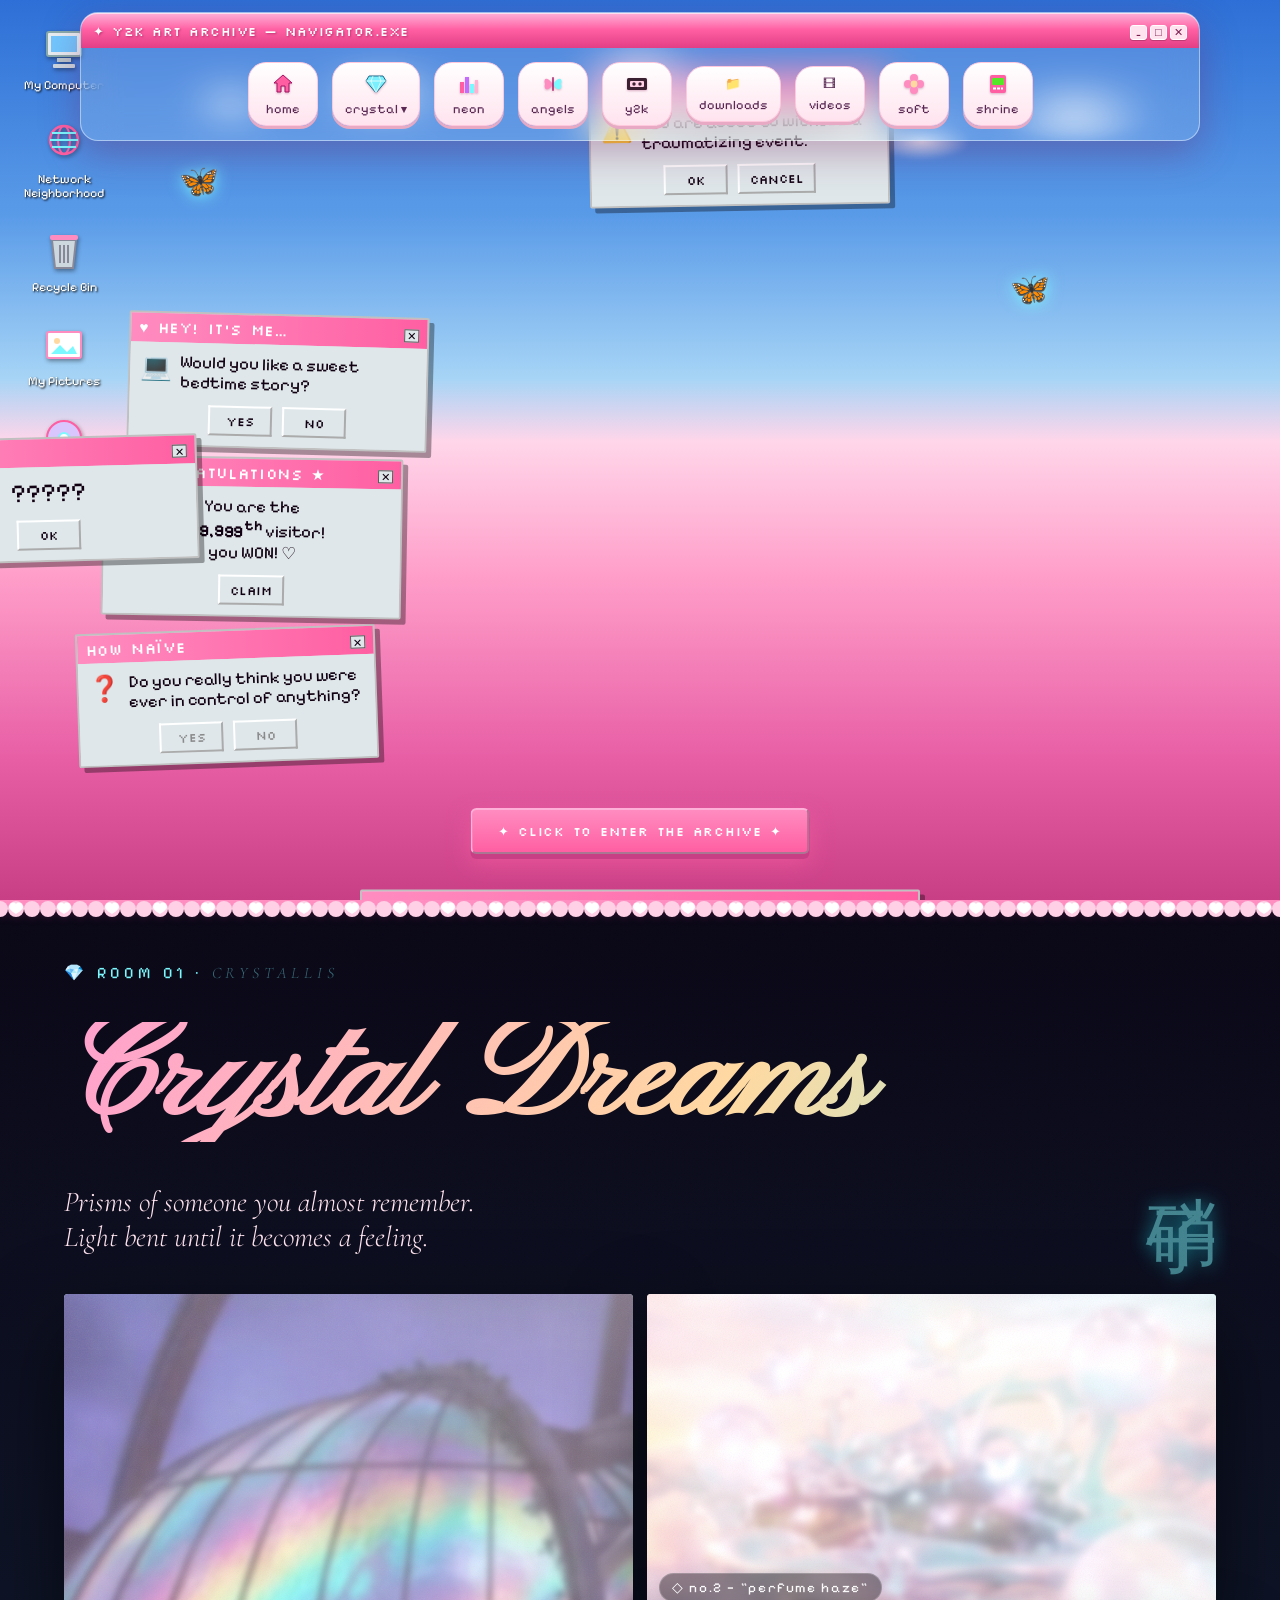
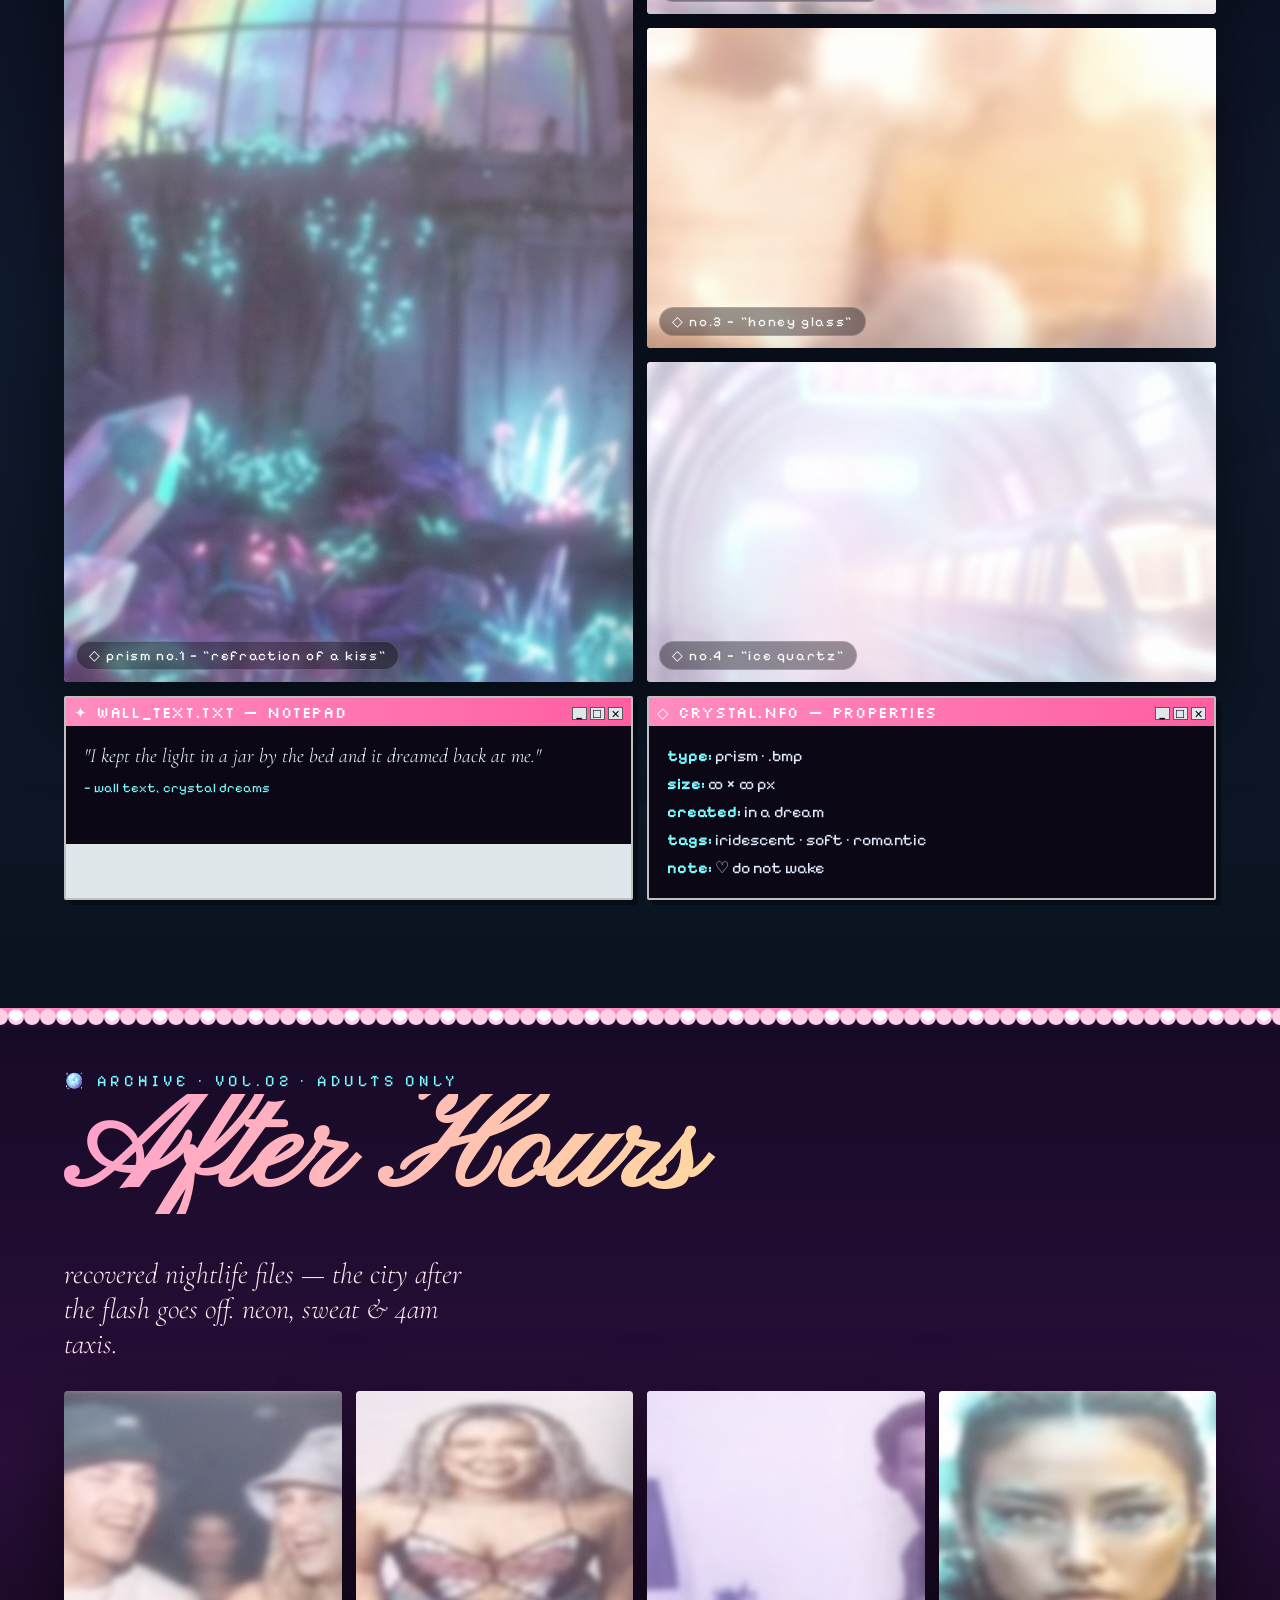
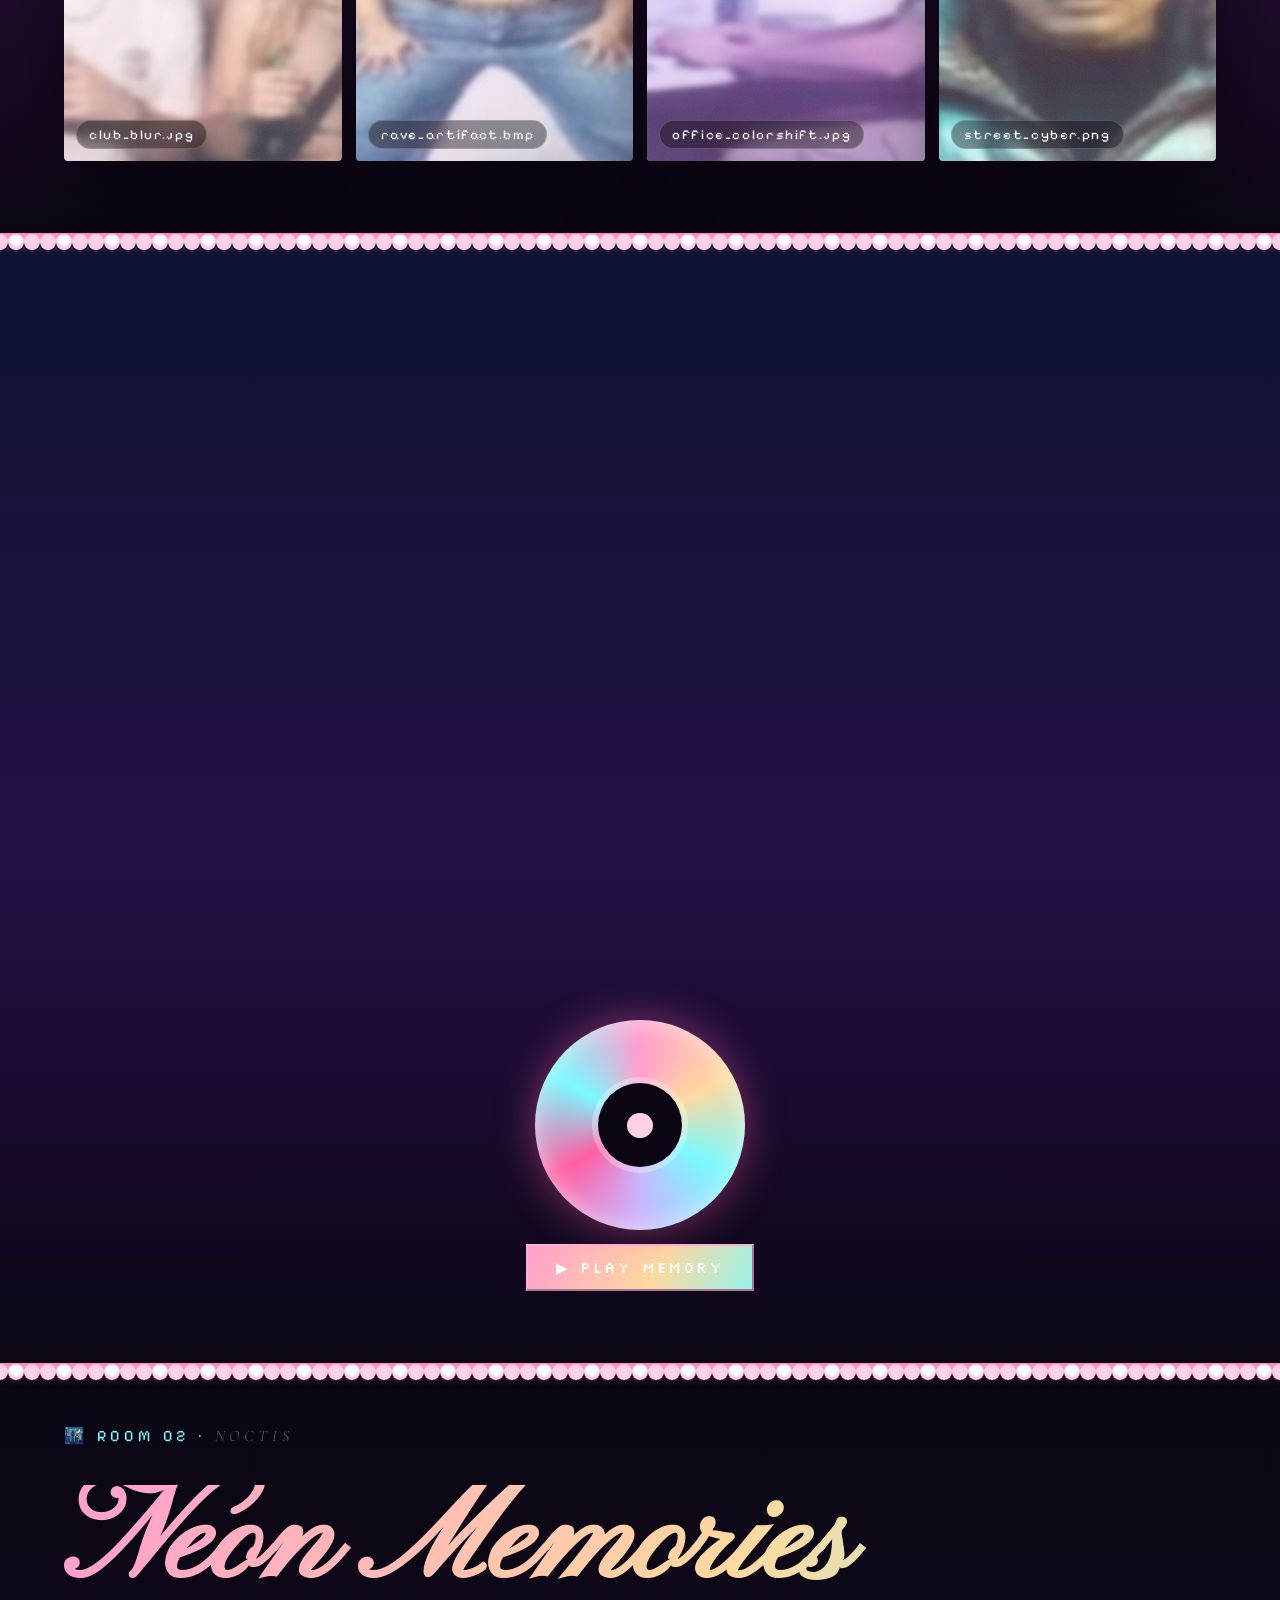
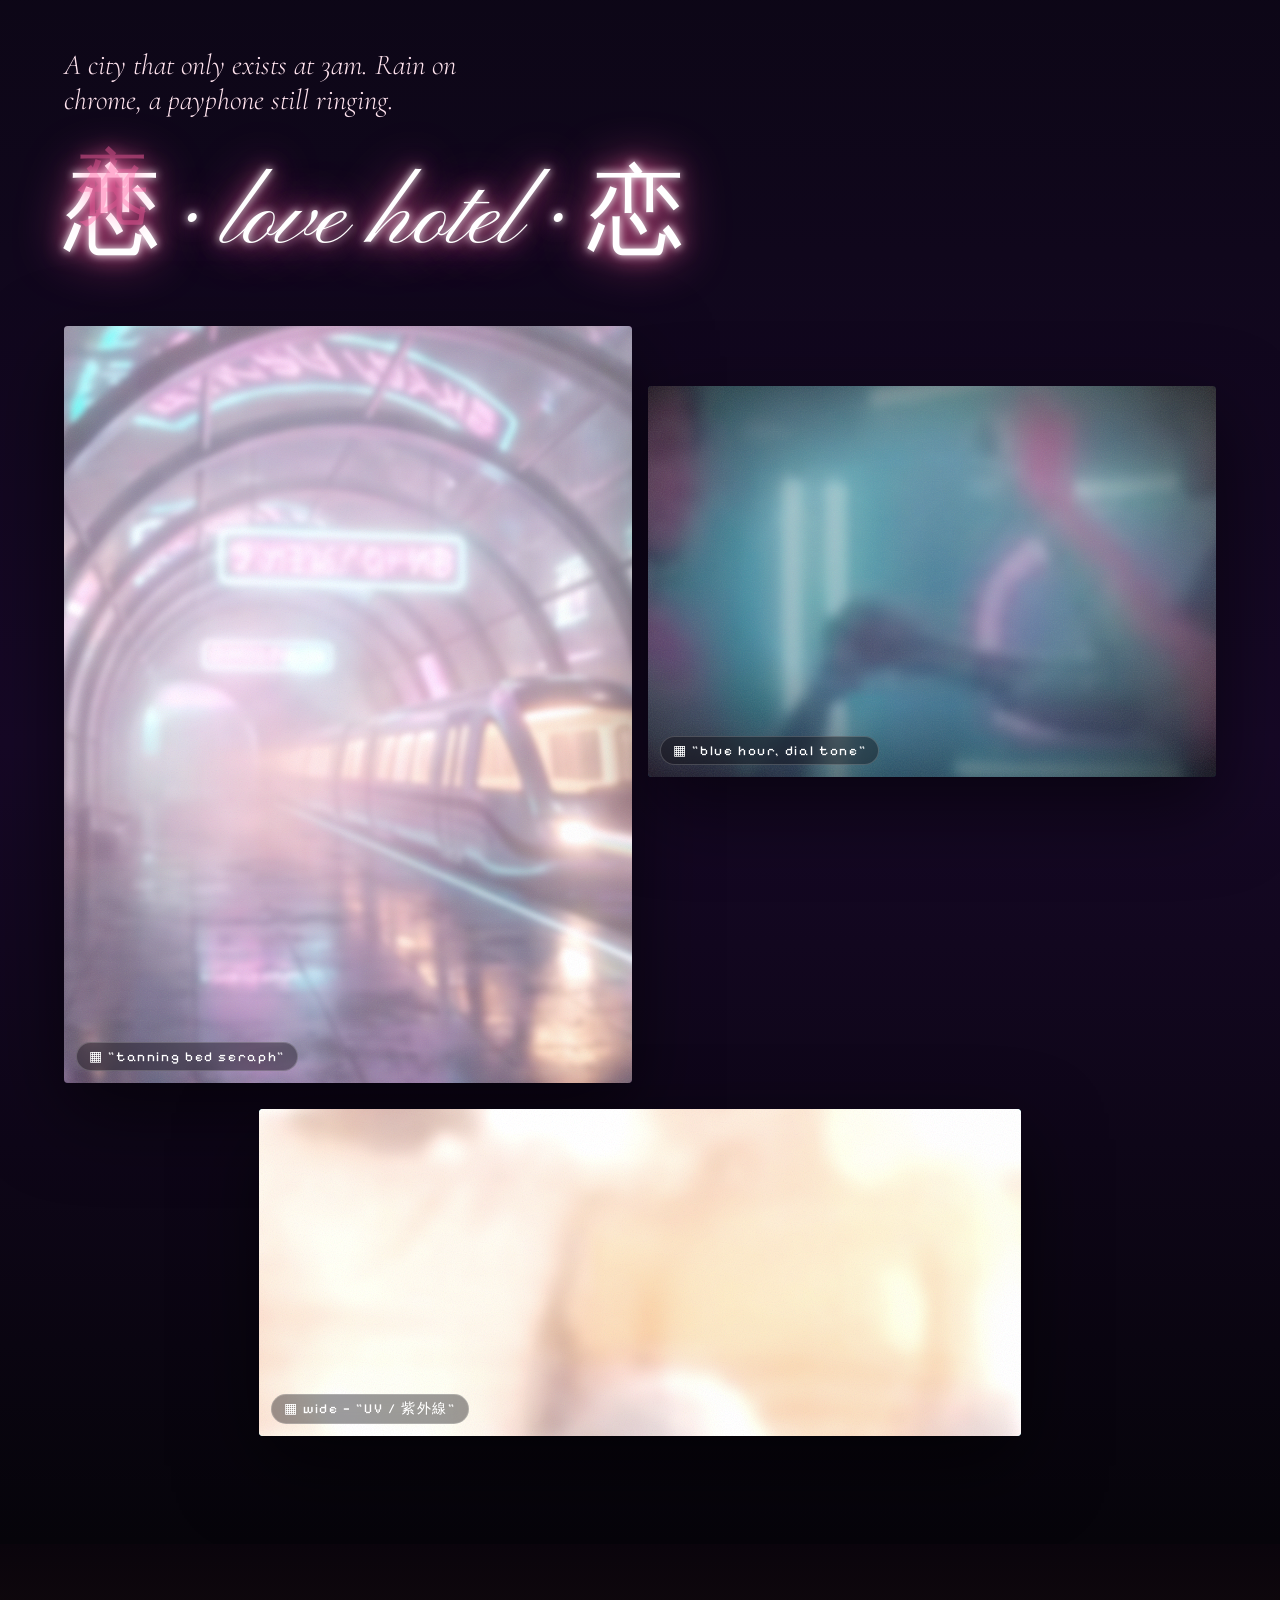
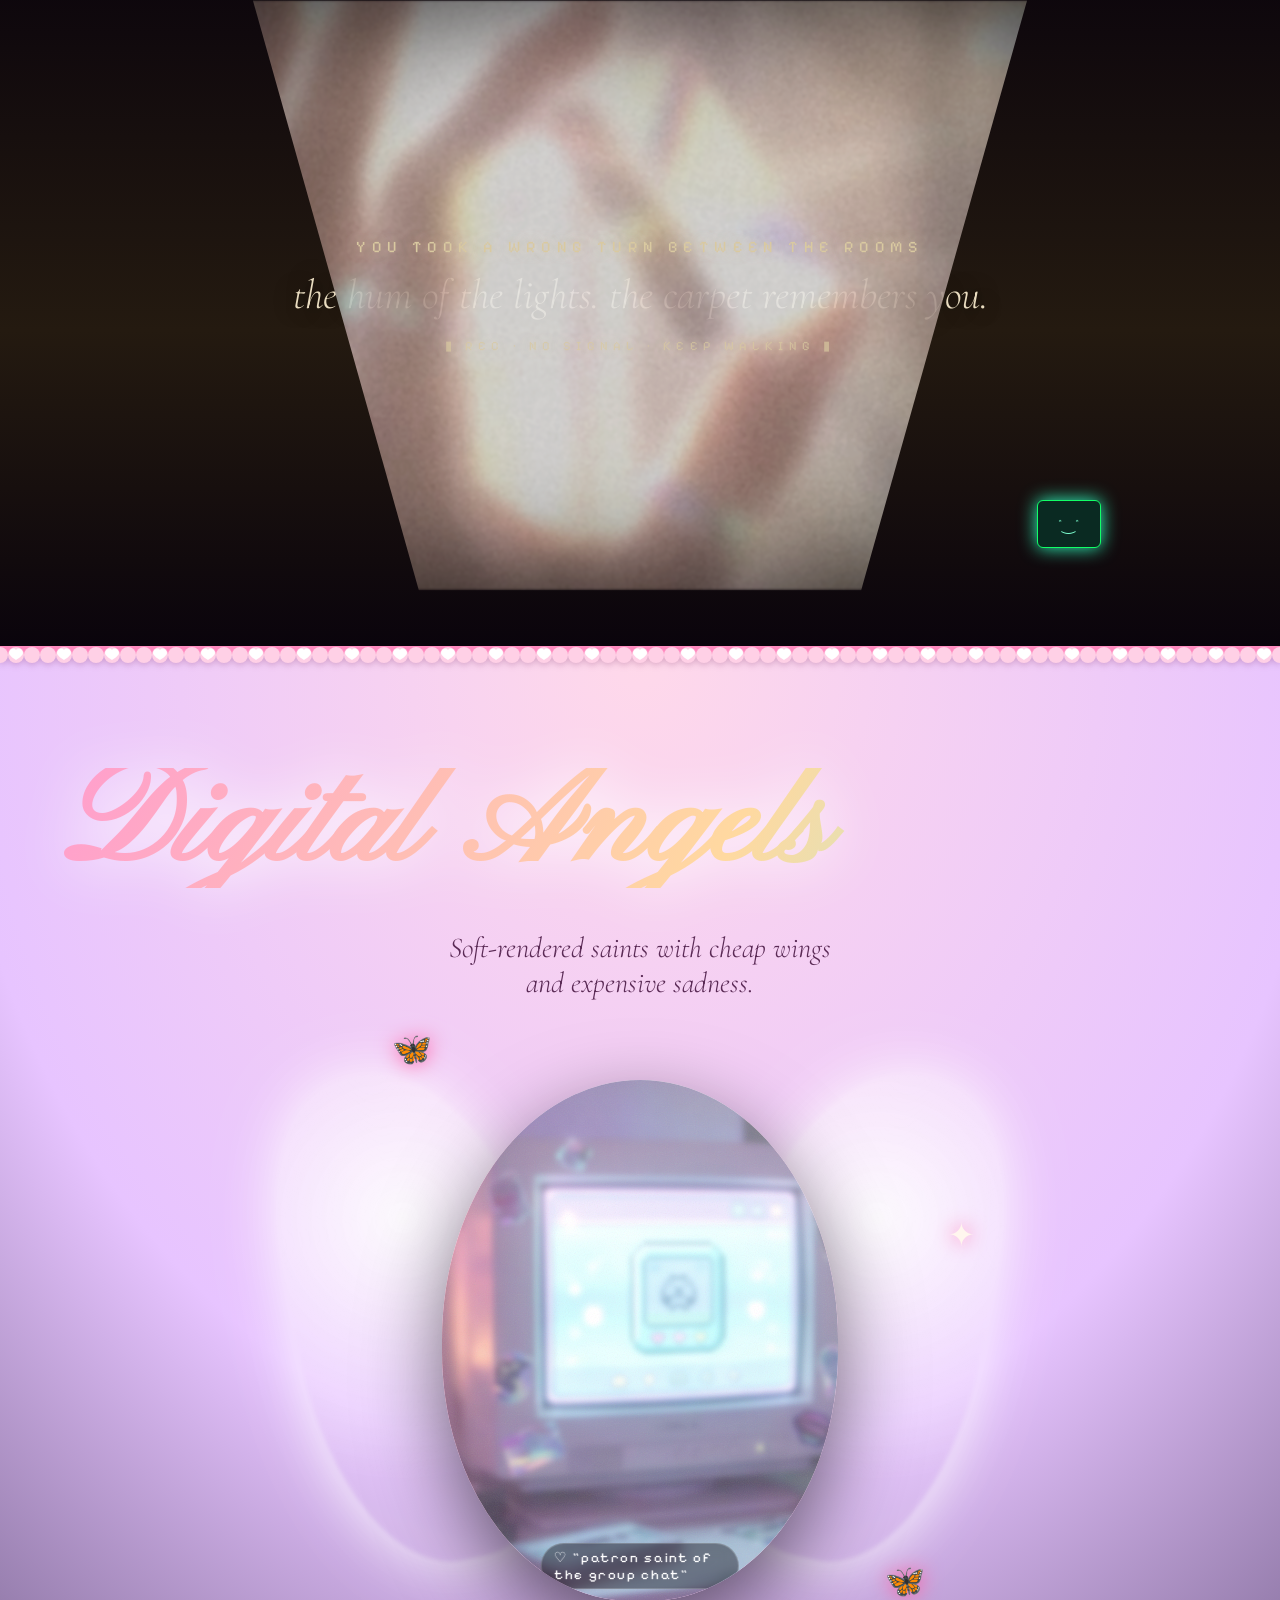
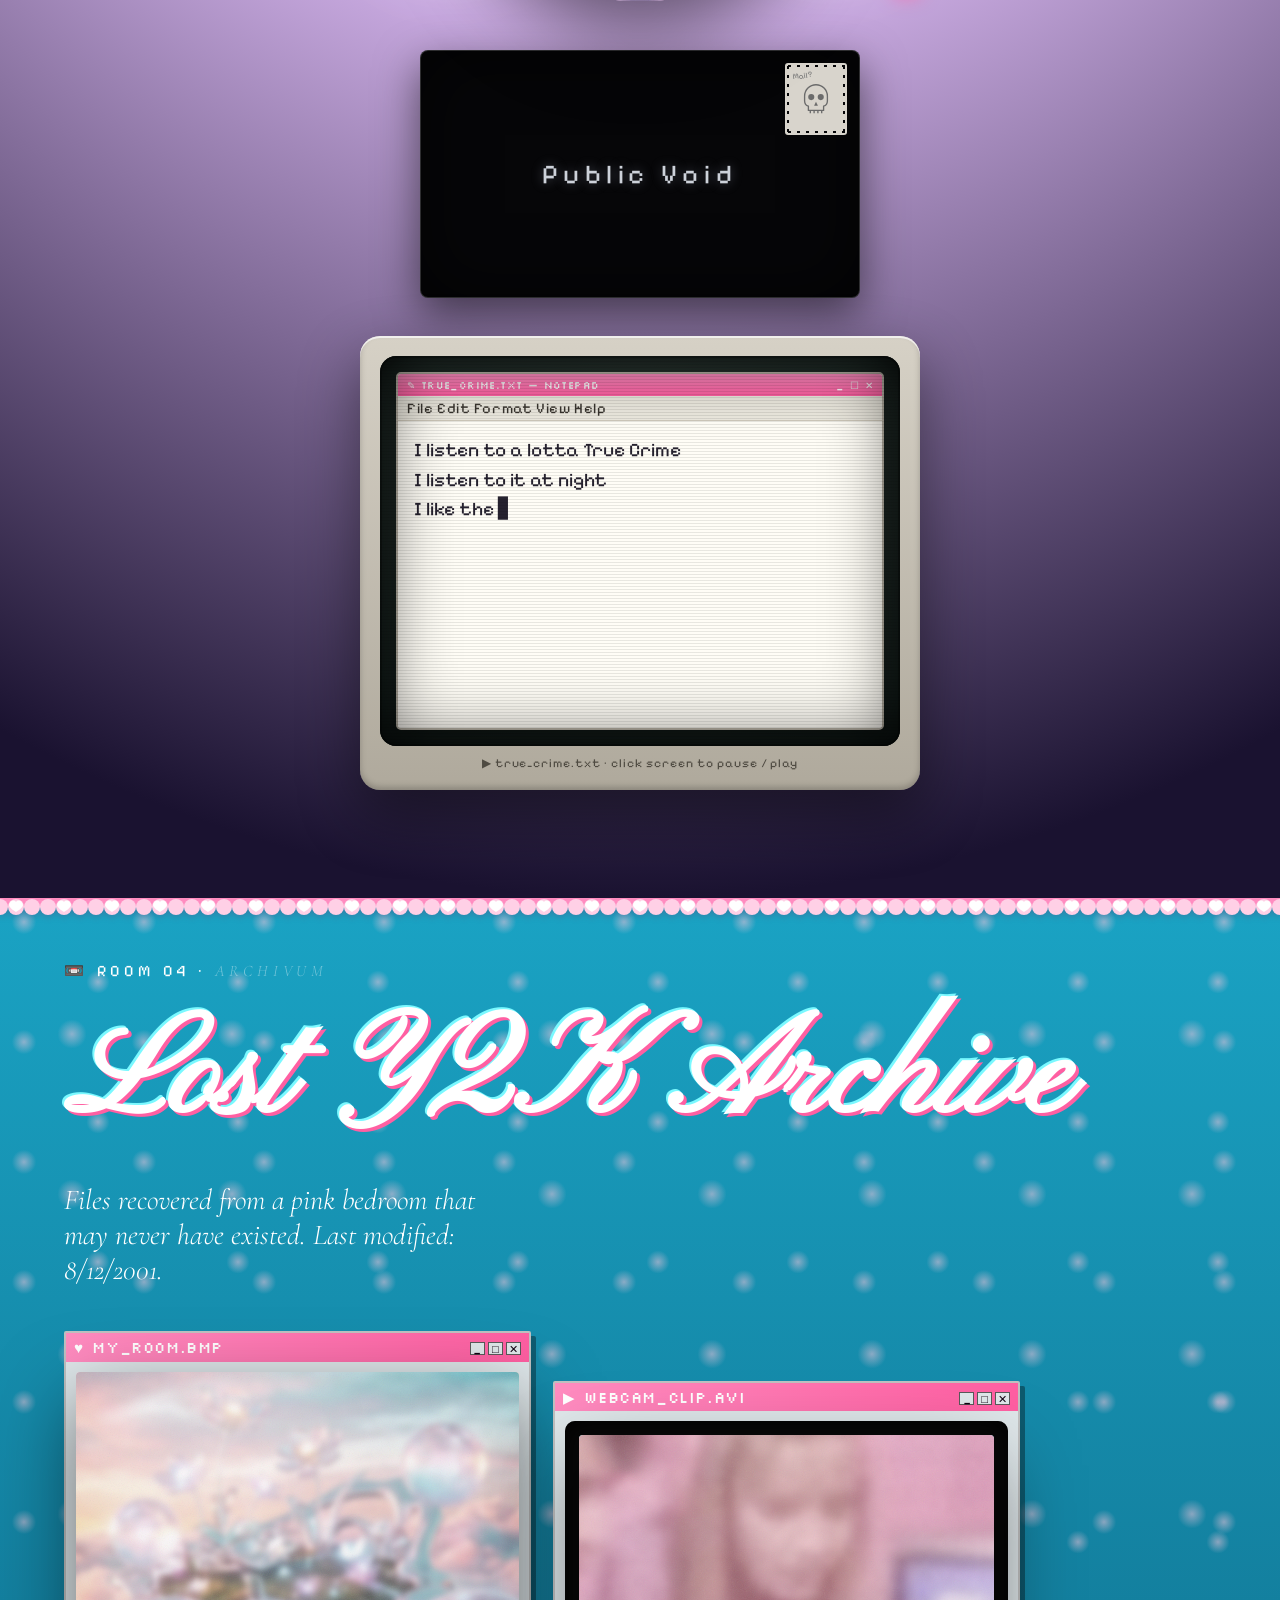
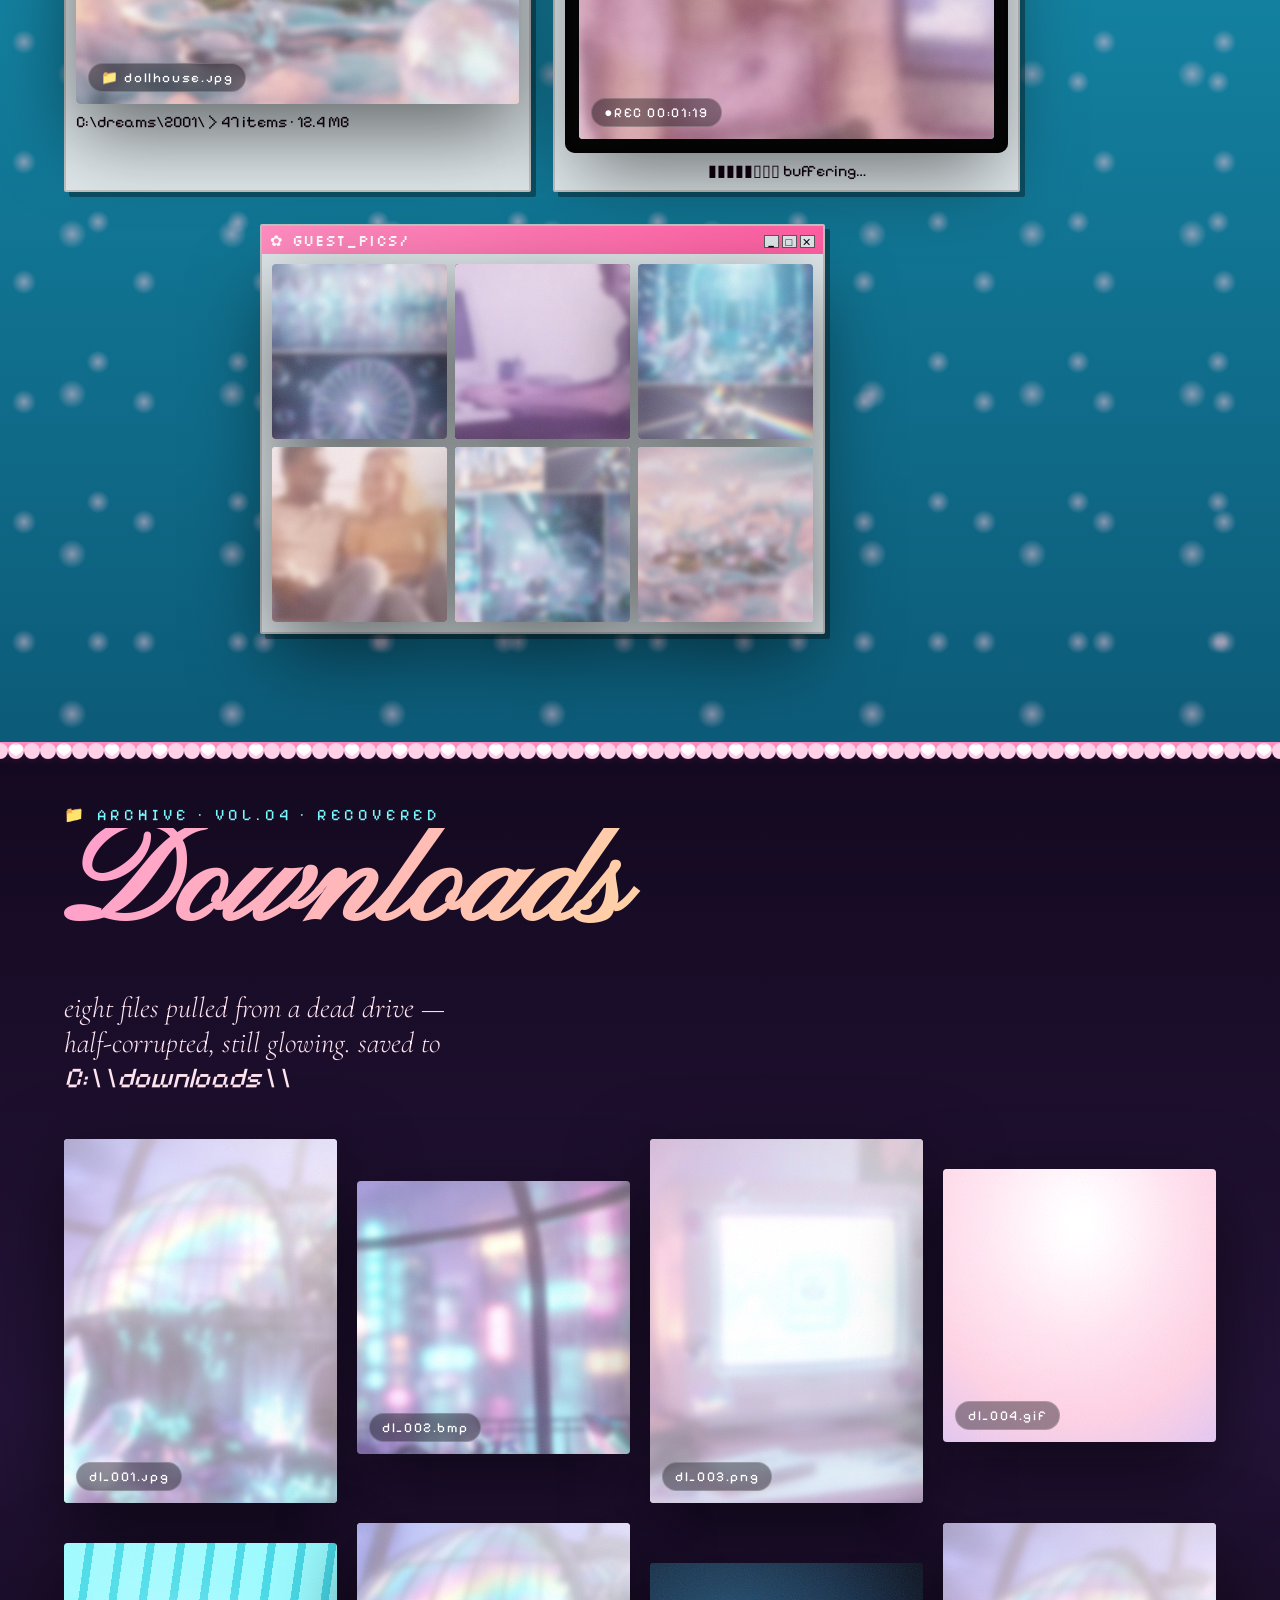
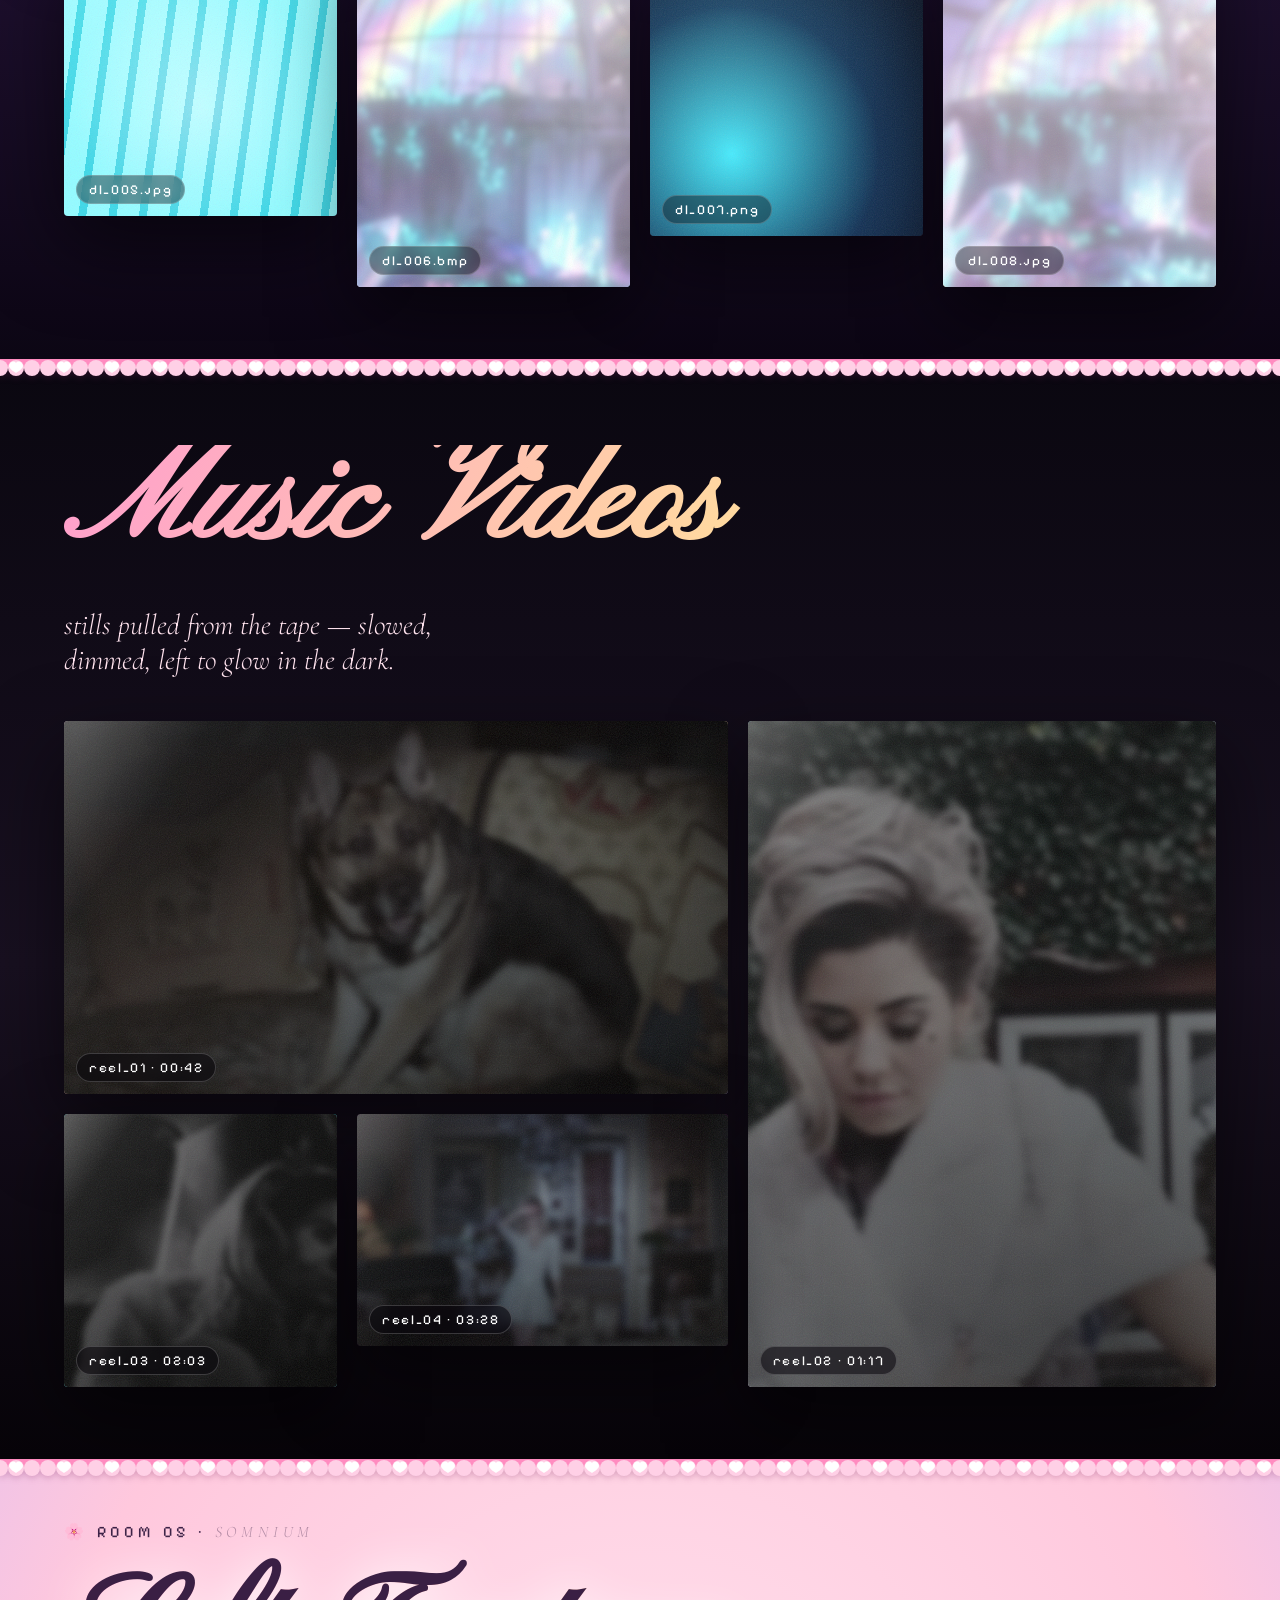
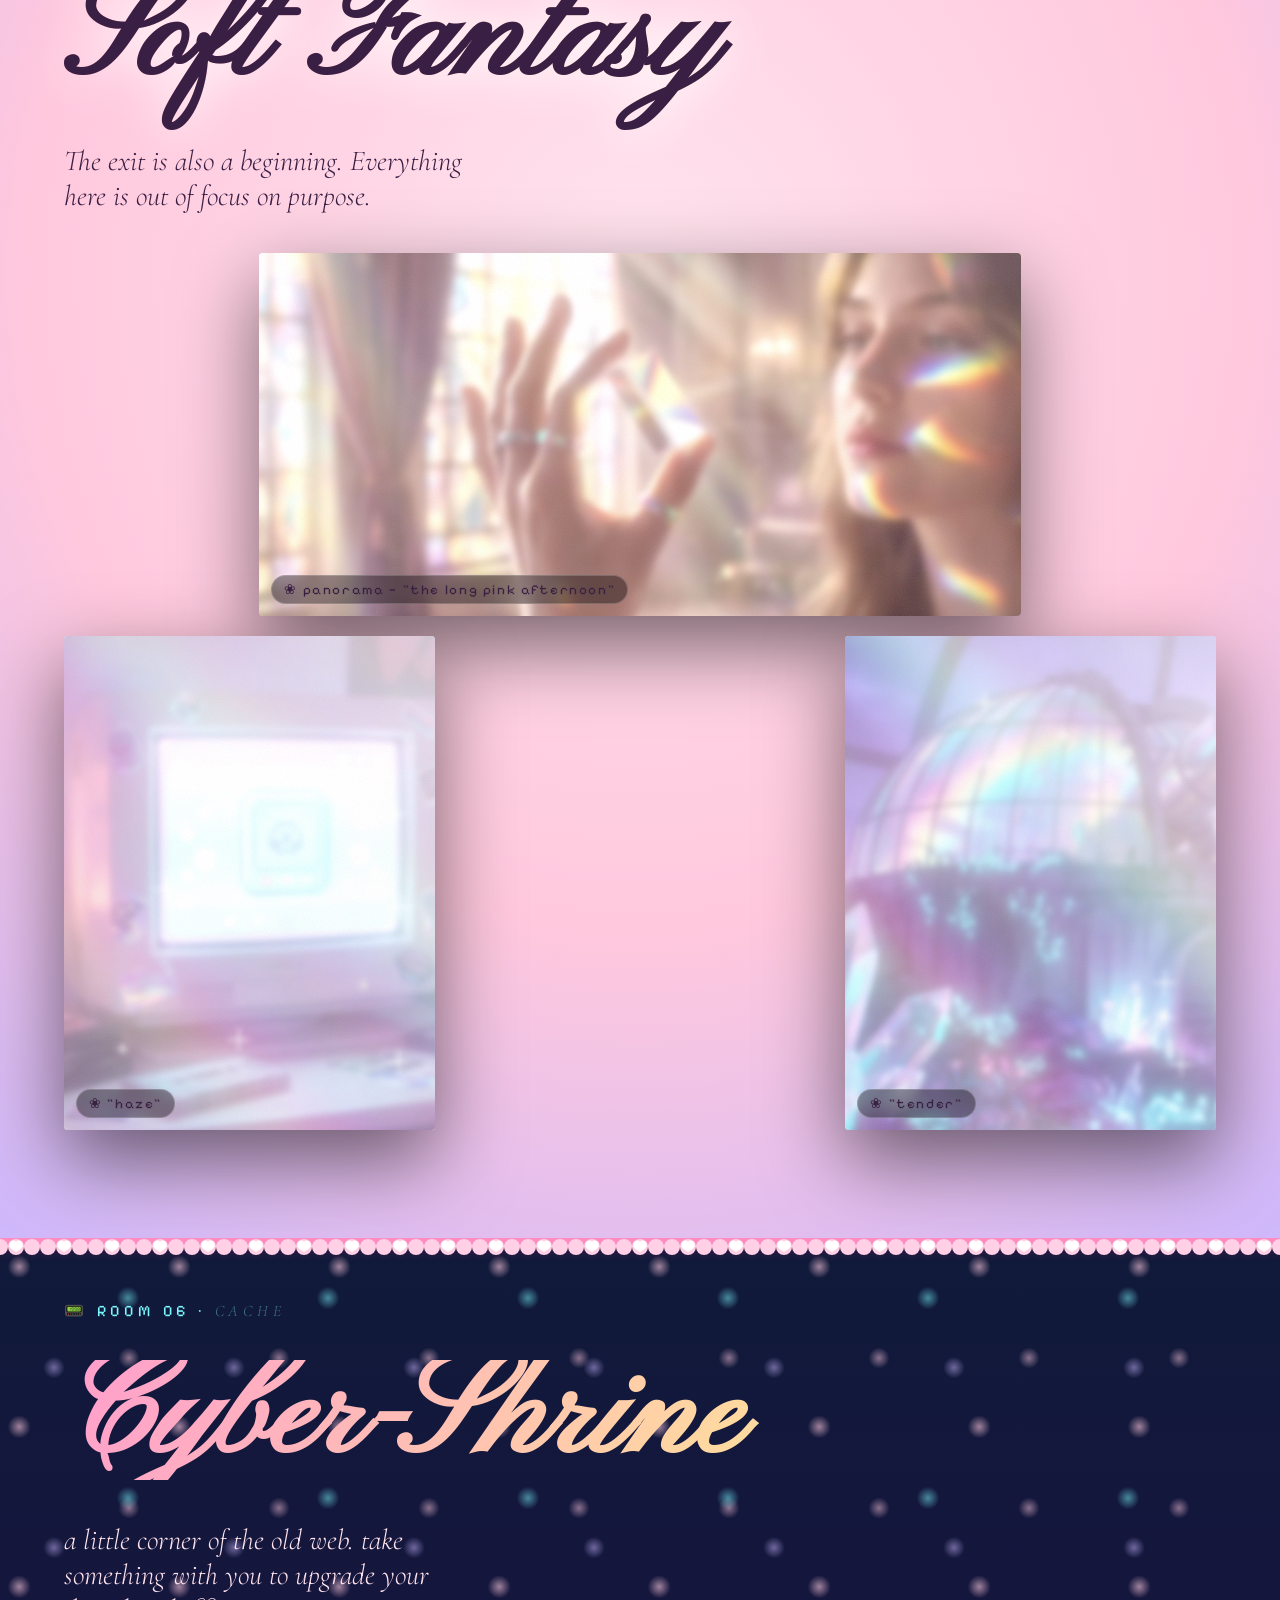
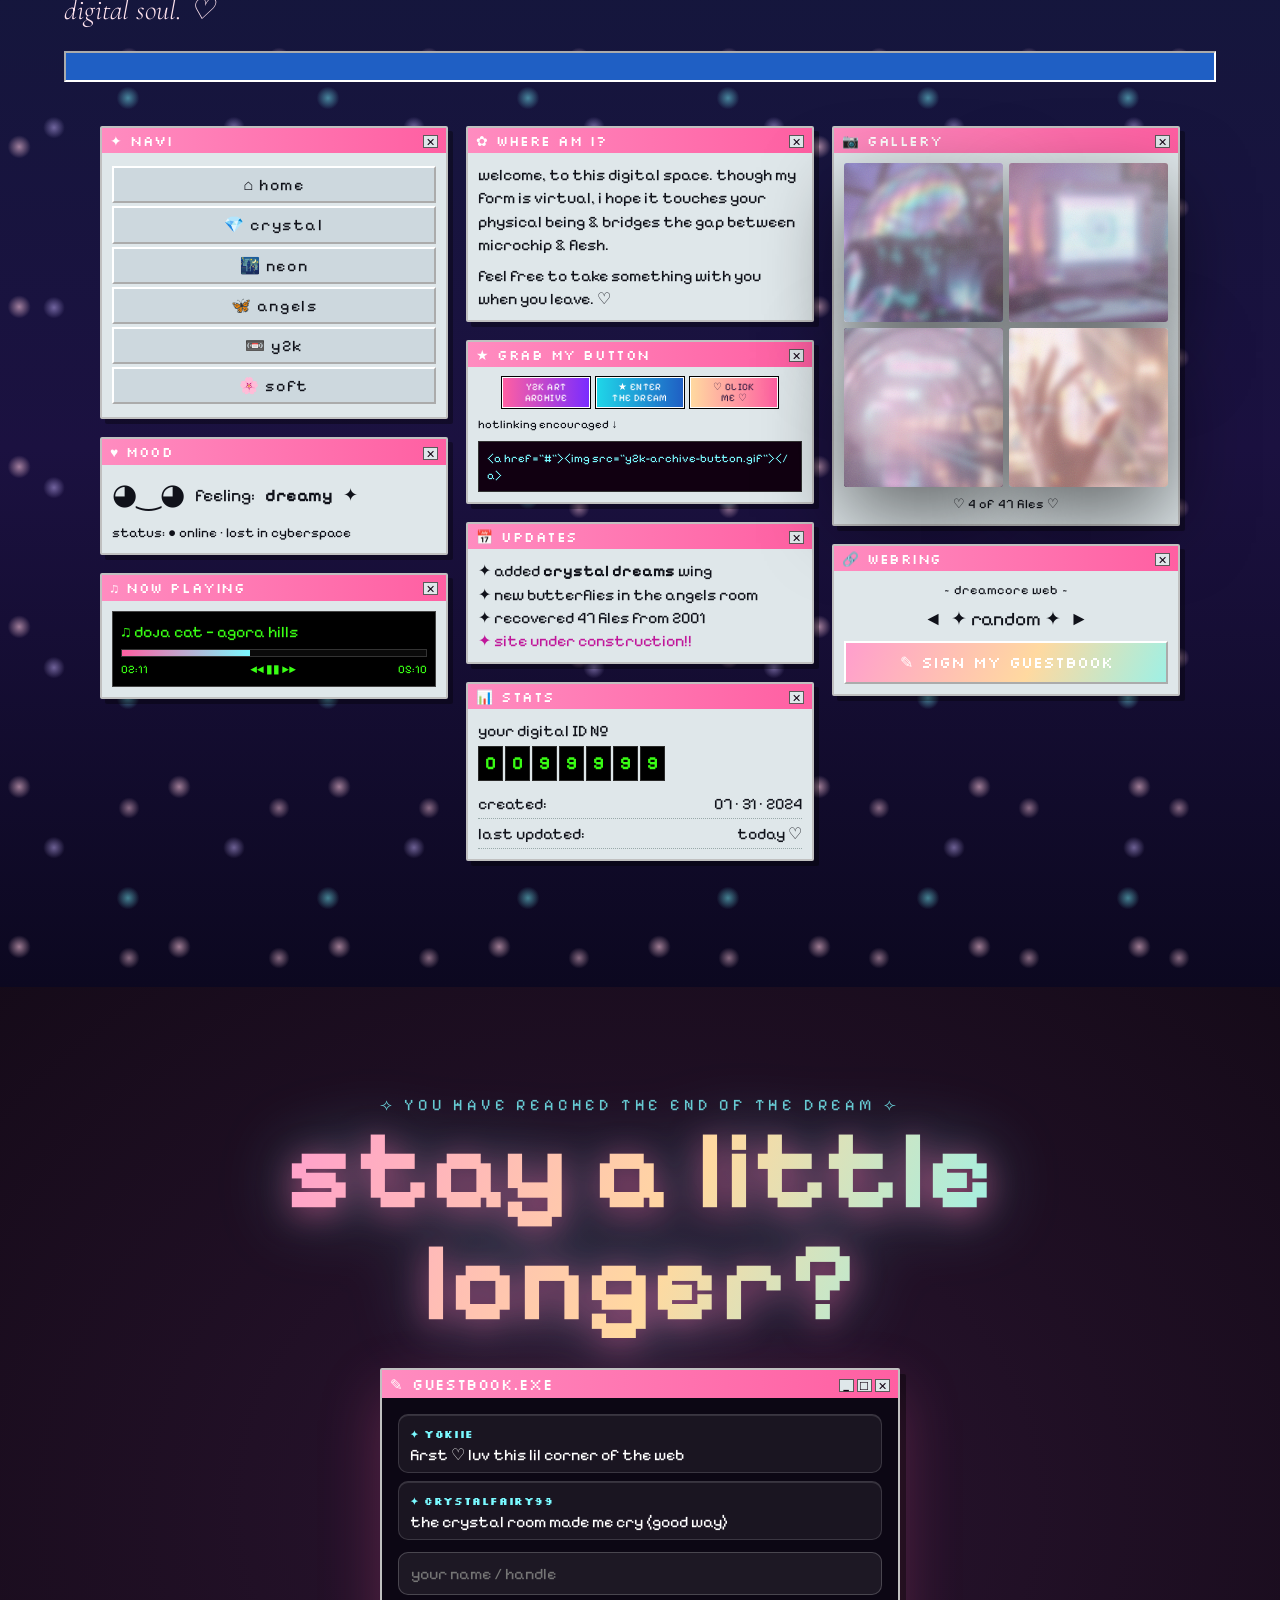
<file: index.html>
<!DOCTYPE html>
<html lang="en">
<head>
<meta charset="UTF-8">
<meta name="viewport" content="width=device-width, initial-scale=1.0">
<title>✦ Y2K ART ARCHIVE — a digital fever dream ✦</title>
<meta name="description" content="An experimental digital art gallery. A beautiful internet fever dream in five rooms.">
<link rel="preconnect" href="https://fonts.googleapis.com">
<link href="https://fonts.googleapis.com/css2?family=Pinyon+Script&family=Cormorant+Garamond:ital,wght@0,300;0,500;1,300&family=Pixelify+Sans:wght@400;500;600;700&family=Silkscreen:wght@400;700&display=swap" rel="stylesheet">
<link rel="icon" href="data:image/svg+xml,%3Csvg xmlns='http://www.w3.org/2000/svg' viewBox='0 0 16 16'%3E%3Cpath d='M8 0 L9.8 6.2 L16 8 L9.8 9.8 L8 16 L6.2 9.8 L0 8 L6.2 6.2 Z' fill='%23ff5fa2'/%3E%3C/svg%3E">
<link rel="stylesheet" href="y2k.css">
</head>
<body>

<!-- FX overlays -->
<div class="grain" aria-hidden="true"></div>
<div class="scanlines" aria-hidden="true"></div>
<div class="vignette" aria-hidden="true"></div>
<div class="blobs" aria-hidden="true"><div class="blob b1"></div><div class="blob b2"></div><div class="blob b3"></div></div>
<div id="pixie" aria-hidden="true"></div>
<svg width="0" height="0" style="position:absolute" aria-hidden="true"><filter id="liquid"><feTurbulence type="fractalNoise" baseFrequency="0.012 0.02" numOctaves="2" result="n"><animate attributeName="baseFrequency" dur="14s" values="0.012 0.02;0.02 0.03;0.012 0.02" repeatCount="indefinite"/></feTurbulence><feDisplacementMap in="SourceGraphic" in2="n" scale="7"/></filter></svg>
<div id="rail"></div>

<!-- INTRO — WINDOWS XP DESKTOP -->
<div id="intro">
  <!-- desktop icons -->
  <div class="xp-icons">
    <div class="xp-ico"><div class="dico dico-pc"></div>My Computer</div>
    <div class="xp-ico"><div class="dico dico-net"></div>Network<br>Neighborhood</div>
    <div class="xp-ico"><div class="dico dico-bin"></div>Recycle Bin</div>
    <div class="xp-ico"><div class="dico dico-pics"></div>My Pictures</div>
    <div class="xp-ico"><div class="dico dico-cd"></div>archive.exe</div>
  </div>

  <span aria-hidden="true" class="float-butterfly" style="top:18%;left:14%">🦋</span>
  <span aria-hidden="true" class="float-butterfly" style="top:30%;right:18%;animation-delay:-4s">🦋</span>

  <!-- eerie Y2K popups -->
  <div class="win popup intro-flicker" style="top:8%;left:46%;transform:rotate(-1deg)">
    <div class="win-bar"><span>⚠ WARNING</span><div class="btns"><span class="winx">✕</span></div></div>
    <div class="win-body"><div class="row"><span class="ico">⚠️</span><span>You are about to witness a traumatizing event.</span></div>
      <div class="btns2"><button class="b">OK</button><button class="b">Cancel</button></div></div>
  </div>

  <div class="win popup" style="top:20%;left:10%;transform:rotate(1.5deg)">
    <div class="win-bar"><span>♥ Hey! It's me…</span><div class="btns"><span class="winx">✕</span></div></div>
    <div class="win-body"><div class="row"><span class="ico">💻</span><span>Would you like a sweet bedtime story?</span></div>
      <div class="btns2"><button class="b">Yes</button><button class="b">No</button></div></div>
  </div>

  <div class="win popup" style="top:40%;left:6%;transform:rotate(-2deg)">
    <div class="win-bar"><span>How Naïve</span><div class="btns"><span class="winx">✕</span></div></div>
    <div class="win-body"><div class="row"><span class="ico">❓</span><span>Do you really think you were ever in control of anything?</span></div>
      <div class="btns2"><button class="b" disabled>Yes</button><button class="b" disabled>No</button></div></div>
  </div>

  <div class="win popup keep" style="top:6%;left:8%;transform:rotate(1deg)">
    <div class="win-bar"><span>★ congratulations ★</span><div class="btns"><span class="winx">✕</span></div></div>
    <div class="win-body" style="text-align:center"><span>You are the<br><b>999,999<sup>th</sup></b> visitor!<br>you WON! ♡</span>
      <div class="btns2"><button class="b">CLAIM</button></div></div>
  </div>

  <div class="win popup" style="bottom:14%;right:8%;transform:rotate(-1.5deg)">
    <div class="win-bar"><span>Window</span><div class="btns"><span class="winx">✕</span></div></div>
    <div class="win-body" style="text-align:center"><span style="font-size:1.6rem">?????</span>
      <div class="btns2"><button class="b">OK</button></div></div>
  </div>

  <div class="win popup" style="top:62%;right:20%;transform:rotate(2deg)">
    <div class="win-bar" style="background:#7a2cff"><span>I Hate Pop-Ups</span><div class="btns"><span class="winx">✕</span></div></div>
    <div class="win-body"><div class="row"><span class="ico">📺</span><span>is this a dream? &nbsp;|</span></div></div>
  </div>

  <!-- central welcome window: the title lives here -->
  <div class="win welcome">
    <div class="win-bar"><span>✿ welcome — archive.exe</span><div class="btns"><span>_</span><span>□</span><span class="winx">✕</span></div></div>
    <div class="win-body">
      <div class="card-kicker">⟢ recovered footage · 1999–2003 ⟣</div>
      <h1 class="card-title">Y2K Art<br>Archive</h1>
      <div class="card-sub">a digital fever dream <span class="bow">🎀</span> in five rooms</div>
      <button class="enter" id="enterBtn">✦ enter the archive ✦</button>
    </div>
  </div>

  <!-- centered animated ENTER alert -->
  <div class="win enter-alert" id="enterAlert">
    <div class="win-bar"><span>✦ system message</span><div class="btns"><span>✕</span></div></div>
    <div class="win-body">
      <div class="row"><span class="bang">✦</span> are you ready to enter?</div>
      <button class="alert-enter" id="alertEnter">► enter ◄</button>
    </div>
  </div>

  <button class="boot-hint" id="bootBtn">✦ click to enter the archive ✦</button>
</div>

<!-- NAV -->
<nav>
  <div class="nav-title">
    <span class="nav-brand"><span class="star">✦</span> y2k art archive — navigator.exe</span>
    <span class="winbtns"><span>_</span><span>□</span><span class="navx" title="back to desktop">✕</span></span>
  </div>
  <div class="nav-tabs">
    <a href="#top" data-room="top"><i class="nic nic-home"></i><span>home</span></a>
    <div class="nav-drop" id="navDrop">
      <button class="drop-toggle"><i class="nic nic-crystal"></i><span>crystal <b class="caret">▾</b></span></button>
      <div class="dropdown">
        <a href="#crystal" data-room="crystal"><i class="nic nic-crystal"></i> crystal dreams</a>
        <a href="#afterhours" data-room="afterhours">🪩 after hours</a>
        <a href="#rewind" data-room="rewind">🎮 rewind</a>
      </div>
    </div>
    <a href="#neon" data-room="neon"><i class="nic nic-neon"></i><span>neon</span></a>
    <a href="#angels" data-room="angels"><i class="nic nic-angel"></i><span>angels</span></a>
    <a href="#y2k" data-room="y2k"><i class="nic nic-vhs"></i><span>y2k</span></a>
    <a href="#downloads" data-room="downloads"><span>📁</span><span>downloads</span></a>
    <a href="#videos" data-room="videos"><span>🎞</span><span>videos</span></a>
    <a href="#soft" data-room="soft"><i class="nic nic-soft"></i><span>soft</span></a>
    <a href="#shrine" data-room="shrine"><i class="nic nic-shrine"></i><span>shrine</span></a>
  </div>
</nav>

<!-- HERO -->
<section id="top" style="display:flex;flex-direction:column;justify-content:center;background:radial-gradient(120% 120% at 50% 20%,#2a1430,#070409)">
  <div class="rv in" style="max-width:1100px">
    <div class="room-tag" style="position:static;margin-bottom:18px">⟢ now showing · scroll to wander ⟣</div>
    <h2 class="room-title chroma" data-t="a fever dream" style="font-family:var(--serif);font-style:italic;font-weight:300;font-size:clamp(2.4rem,8vw,6rem);line-height:1;-webkit-text-fill-color:initial;background:none;color:var(--cream)">
      every scroll reveals<br>another piece of a<br><span class="chroma" data-t="visual story" style="font-family:var(--script);font-size:clamp(3rem,12vw,9rem);background:var(--holo);background-size:300%;-webkit-background-clip:text;background-clip:text;color:transparent;animation:holoMove 9s ease infinite">visual story</span>
    </h2>
    <p class="room-lede float" style="margin-top:26px;max-width:40ch">Not a portfolio. A place. Wander through five rooms of iridescent light, neon memory, and soft static.</p>
  </div>
  <div style="position:absolute;bottom:34px;left:50%;transform:translateX(-50%);font-family:var(--mono);letter-spacing:.3em;opacity:.6">↓ descend ↓</div>
</section>

<!-- ROOM 1 — CRYSTAL DREAMS -->
<section id="crystal" data-room="crystal">
  <span aria-hidden="true" class="kanji" style="top:14%;right:4%">硝子</span>
  <div class="room-tag rv">💎 room 01 · <span class="room-no">crystallis</span></div>
  <h2 class="room-title rv d1">Crystal Dreams</h2>
  <p class="room-lede rv d2">Prisms of someone you almost remember. Light bent until it becomes a feeling.</p>
  <div class="crystal-stage">
    <div class="art crystal cd-a rv tilt" data-room="crystal"><div class="surface"></div><img class="photo" src="img/crystal.jpg" alt="Iridescent prism artwork — “refraction of a kiss”" onerror="this.remove()"><span class="cap">◇ prism no.1 — "refraction of a kiss"</span></div>
    <div class="art iri cd-b rv d1 tilt"><div class="surface"></div><img class="photo" src="img/cryB.jpg" alt="Holographic artwork — “perfume haze”" onerror="this.remove()"><span class="cap">◇ no.2 — "perfume haze"</span></div>
    <div class="art crystal cd-c rv d2 tilt"><div class="surface"></div><img class="photo" src="img/cryC.jpg" alt="Crystal artwork — “honey glass”" onerror="this.remove()"><span class="cap">◇ no.3 — "honey glass"</span></div>
    <div class="art iri cd-d rv d3 tilt"><div class="surface"></div><img class="photo" src="img/cryD.jpg" alt="Crystal artwork — “ice quartz”" onerror="this.remove()"><span class="cap">◇ no.4 — "ice quartz"</span></div>

    <div class="win cd-win rv d1">
      <div class="win-bar"><span>✦ wall_text.txt — Notepad</span><div class="btns"><span>_</span><span>☐</span><span>✕</span></div></div>
      <div class="win-body"><p class="npq">"I kept the light in a jar by the bed and it dreamed back at me."</p><p class="npc">— wall text, crystal dreams</p></div>
    </div>
    <div class="win cd-win rv d2">
      <div class="win-bar"><span>◇ crystal.nfo — Properties</span><div class="btns"><span>_</span><span>☐</span><span>✕</span></div></div>
      <div class="win-body"><p class="nfo"><b>type:</b> prism · .bmp<br><b>size:</b> ∞ × ∞ px<br><b>created:</b> in a dream<br><b>tags:</b> iridescent · soft · romantic<br><b>note:</b> ♡ do not wake</p></div>
    </div>
  </div>
</section>

<!-- ROOM 1b — AFTER HOURS (diamond dropdown) -->
<section id="afterhours" data-room="afterhours" class="compact" style="background:linear-gradient(180deg,#160a26,#2a0f3a 55%,#0c0614)">
  <div class="room-tag rv">🪩 archive · vol.02 · adults only</div>
  <h2 class="room-title rv d1">After Hours</h2>
  <p class="room-lede rv d2">recovered nightlife files — the city after the flash goes off. neon, sweat &amp; 4am taxis.</p>
  <div class="mini-grid">
    <div class="art neon rv tilt"><div class="surface"></div><img class="photo" src="img/club.jpg" alt="Blurred nightclub lights" onerror="this.remove()"><span class="cap">club_blur.jpg</span></div>
    <div class="art neon2 rv d1 tilt"><div class="surface"></div><img class="photo" src="img/rave.jpg" alt="Rave light artifact" onerror="this.remove()"><span class="cap">rave_artifact.bmp</span></div>
    <div class="art tan rv d2 tilt"><div class="surface"></div><img class="photo" src="img/office.jpg" alt="Colour-shifted office at night" onerror="this.remove()"><span class="cap">office_colorshift.jpg</span></div>
    <div class="art neon rv d3 tilt"><div class="surface"></div><img class="photo" src="img/street.jpg" alt="Neon-lit cyber street" onerror="this.remove()"><span class="cap">street_cyber.png</span></div>
  </div>
</section>

<!-- ROOM 1c — REWIND (diamond dropdown) + interactive CD -->
<section id="rewind" data-room="rewind" class="compact" style="background:linear-gradient(180deg,#0c1430,#241046 55%,#0c0614)">
  <div class="room-tag rv">🎮 archive · vol.03 · rewind</div>
  <h2 class="room-title rv d1">Rewind</h2>
  <p class="room-lede rv d2">press play on a memory that isn't yours. gameboys, golden hours &amp; a techno night in 2001.</p>
  <div class="mini-grid">
    <div class="art soft rv tilt"><div class="surface"></div><img class="photo" src="img/game.jpg" alt="Handheld console — nostalgia test" onerror="this.remove()"><span class="cap">nostalgia_test_01.bmp</span></div>
    <div class="art iri rv d1 tilt"><div class="surface"></div><img class="photo" src="img/pile.jpg" alt="Pile of lost devices" onerror="this.remove()"><span class="cap">lost_pile.jpg</span></div>
    <div class="art soft rv d2 tilt"><div class="surface"></div><img class="photo" src="img/golden.jpg" alt="Golden-hour glow" onerror="this.remove()"><span class="cap">golden_hour_vibe.png</span></div>
    <div class="art neon2 rv d3 tilt"><div class="surface"></div><img class="photo" src="img/techno.jpg" alt="Techno club, 2001" onerror="this.remove()"><span class="cap">techno_club_2001.gif</span></div>
  </div>
  <div class="cd-player rv d2">
    <div class="cd-disc" id="cdDisc" title="click to spin"></div>
    <button class="cd-btn" id="cdBtn">▶ play memory</button>
  </div>
</section>

<!-- ROOM 2 — NEON MEMORIES -->
<section id="neon" data-room="neon">
  <span aria-hidden="true" class="kanji" style="top:18%;left:5%;color:var(--pink-hot);text-shadow:0 0 18px var(--pink-hot)">夜光</span>
  <div class="room-tag rv">🌃 room 02 · <span class="room-no">noctis</span></div>
  <h2 class="room-title rv d1">Neon Memories</h2>
  <p class="room-lede rv d2">A city that only exists at 3am. Rain on chrome, a payphone still ringing.</p>
  <div style="margin:30px 0 0" class="rv d2"><span class="neon-sign">恋 · love hotel · 恋</span></div>
  <div class="neon-grid">
    <div class="art neon nm-1 rv tilt"><div class="surface"></div><img class="photo" src="img/neon.jpg" alt="Neon artwork — “tanning bed seraph”" onerror="this.remove()"><span class="cap">▦ "tanning bed seraph"</span></div>
    <div class="art neon2 nm-2 rv d1 tilt float"><div class="surface"></div><img class="photo" src="img/frag_dark.jpg" alt="Night fragment — “blue hour, dial tone”" onerror="this.remove()"><span class="cap">▦ "blue hour, dial tone"</span></div>
    <div class="art tan nm-3 rv d2 tilt"><div class="surface"></div><img class="photo" src="img/frag_light2.jpg" alt="Wide ultraviolet fragment" onerror="this.remove()"><span class="cap">▦ wide — "UV / 紫外線"</span></div>
  </div>
</section>

<!-- LIMINAL INTERSTITIAL — found footage corridor -->
<section class="liminal">
  <div class="corridor"><div class="room-img float"></div></div>
  <div class="rv">
    <p class="hum">you took a wrong turn between the rooms</p>
    <p style="font-family:var(--serif);font-style:italic;font-size:clamp(1.4rem,4vw,2.6rem);color:#e9dcc0;margin-top:14px;text-shadow:0 0 20px rgba(0,0,0,.6)">the hum of the lights. the carpet remembers you.</p>
    <p class="hum" style="margin-top:18px;font-size:.8rem;opacity:.7">▮ rec · no signal · keep walking ▮</p>
  </div>
  <div class="smiley" aria-hidden="true">^‿^</div>
</section>

<!-- ROOM 3 — DIGITAL ANGELS -->
<section id="angels" data-room="angels">
  <div class="room-tag rv">🦋 room 03 · <span class="room-no">angeli</span></div>
  <h2 class="room-title rv d1" style="filter:drop-shadow(0 0 30px #fff)">Digital Angels</h2>
  <p class="room-lede rv d2" style="margin-inline:auto;text-align:center">Soft-rendered saints with cheap wings and expensive sadness.</p>
  <div class="wings rv d2">
    <div class="wing l float"></div>
    <div class="wing r float" style="animation-delay:-2s"></div>
    <div class="art angel wing-art tilt"><div class="surface"></div><img class="photo" src="img/angels.jpg" alt="Angel artwork — “patron saint of the group chat”" onerror="this.remove()"><span class="cap" style="left:50%;transform:translateX(-50%)">♡ "patron saint of the group chat"</span></div>
    <span aria-hidden="true" class="butterfly" style="top:0;left:10%">🦋</span>
    <span aria-hidden="true" class="butterfly" style="bottom:8%;right:4%;animation-delay:-3s">🦋</span>
    <span aria-hidden="true" class="butterfly" style="top:30%;right:-4%;animation-delay:-5s">✦</span>
  </div>

  <div class="void-env rv d1">
    <span class="vtxt">Public Void</span>
    <div class="void-stamp">
      <span class="q">Mail?</span>
      <svg viewBox="0 0 40 44" fill="none" stroke="#6b6b6b" stroke-width="1.4" stroke-linejoin="round">
        <path d="M8 19a12 12 0 0 1 24 0v5a6 6 0 0 1-4 5.6V34H12v-4.4A6 6 0 0 1 8 24z"/>
        <circle cx="15" cy="20" r="3.2" fill="#6b6b6b" stroke="none"/>
        <circle cx="25" cy="20" r="3.2" fill="#6b6b6b" stroke="none"/>
        <path d="M20 25l-2 4h4z" fill="#6b6b6b" stroke="none"/>
        <path d="M14 34v3M18 34v3M22 34v3M26 34v3"/>
      </svg>
    </div>
  </div>

  <div class="crt-mon rv d2">
    <div class="crt-screen" id="crtScreen" title="click to pause / play">
      <div class="np-win" id="npWin">
        <div class="np-bar"><span>✎ true_crime.txt — Notepad</span><span>_ ☐ ✕</span></div>
        <div class="np-menu">File   Edit   Format   View   Help</div>
        <div class="np-body"><span id="crtText"></span><b class="np-caret">▋</b></div>
      </div>
      <div class="np-paused" id="npPaused">⏸ paused</div>
    </div>
    <div class="crt-cap">▶ true_crime.txt · click screen to pause / play</div>
  </div>
</section>

<!-- ROOM 4 — LOST Y2K ARCHIVE -->
<section id="y2k" data-room="y2k">
  <div class="room-tag rv">📼 room 04 · <span class="room-no">archivum</span></div>
  <h2 class="room-title rv d1" style="background:none;-webkit-text-fill-color:#fff;color:#fff;text-shadow:3px 3px 0 var(--pink-hot),-2px -2px 0 var(--cyan)">Lost Y2K Archive</h2>
  <p class="room-lede rv d2" style="color:#fff">Files recovered from a pink bedroom that may never have existed. Last modified: 8/12/2001.</p>
  <div class="y2k-grid">
    <div class="win yw-1 rv tilt">
      <div class="win-bar"><span>♥ my_room.bmp</span><div class="btns"><span>_</span><span>□</span><span>✕</span></div></div>
      <div class="win-body"><div class="art soft" style="aspect-ratio:4/3"><div class="surface"></div><img class="photo" src="img/y2k.jpg" alt="Pink Y2K bedroom — dollhouse.jpg" onerror="this.remove()"><span class="cap">📁 dollhouse.jpg</span></div>
      <p style="font-size:1rem;margin-top:8px">C:\dreams\2001\ &gt; 47 items · 12.4 MB</p></div>
    </div>
    <div class="win yw-2 rv d1 tilt">
      <div class="win-bar"><span>▶ webcam_clip.avi</span><div class="btns"><span>_</span><span>□</span><span>✕</span></div></div>
      <div class="win-body"><div class="crt"><div class="screen art tan"><div class="surface"></div><img class="photo" src="img/y2kcrt.jpg" alt="Webcam still on a CRT screen" onerror="this.remove()"><span class="cap">●REC 00:01:19</span></div></div>
      <p style="font-size:1rem;margin-top:8px;text-align:center">▮▮▮▮▮▯▯▯ buffering…</p></div>
    </div>
    <div class="win yw-3 rv d2 tilt">
      <div class="win-bar"><span>✿ guest_pics/</span><div class="btns"><span>_</span><span>□</span><span>✕</span></div></div>
      <div class="win-body" style="display:grid;grid-template-columns:repeat(3,1fr);gap:8px">
        <div class="art iri" style="aspect-ratio:1"><div class="surface"></div><img class="photo" src="img/mood1.jpg" alt="Guest picture — mood 1" onerror="this.remove()"></div>
        <div class="art neon" style="aspect-ratio:1"><div class="surface"></div><img class="photo" src="img/y2k_a.jpg" alt="Guest picture — Y2K a" onerror="this.remove()"></div>
        <div class="art angel" style="aspect-ratio:1"><div class="surface"></div><img class="photo" src="img/mood2.jpg" alt="Guest picture — mood 2" onerror="this.remove()"></div>
        <div class="art soft" style="aspect-ratio:1"><div class="surface"></div><img class="photo" src="img/y2k_b.jpg" alt="Guest picture — Y2K b" onerror="this.remove()"></div>
        <div class="art crystal" style="aspect-ratio:1"><div class="surface"></div><img class="photo" src="img/mood3.jpg" alt="Guest picture — mood 3" onerror="this.remove()"></div>
        <div class="art tan" style="aspect-ratio:1"><div class="surface"></div><img class="photo" src="img/y2k_c.jpg" alt="Guest picture — Y2K c" onerror="this.remove()"></div>
      </div></div>
    </div>
  </div>
</section>

<!-- ROOM 4b — RECOVERED DOWNLOADS (8 pics) -->
<section id="downloads" data-room="downloads" class="compact" style="background:linear-gradient(180deg,#13091f,#241338 55%,#0c0614)">
  <div class="room-tag rv">📁 archive · vol.04 · recovered</div>
  <h2 class="room-title rv d1">Downloads</h2>
  <p class="room-lede rv d2">eight files pulled from a dead drive — half-corrupted, still glowing. saved to <span style="font-family:var(--mono)">C:\\downloads\\</span></p>
  <div class="pics-grid">
    <div class="art iri pg-1 rv tilt"><div class="surface"></div><img class="photo" src="img/frag_light1.jpg" alt="Recovered file dl_001 — light fragment"><span class="cap">dl_001.jpg</span></div>
    <div class="art neon pg-2 rv d1 tilt"><div class="surface"></div><img class="photo" src="img/atrium.jpg" alt="Recovered file dl_002 — glowing atrium"><span class="cap">dl_002.bmp</span></div>
    <div class="art soft pg-3 rv d2 tilt"><div class="surface"></div><img class="photo" src="img/soft_a.jpg" alt="Recovered file dl_003 — soft pastel blur"><span class="cap">dl_003.png</span></div>
    <div class="art angel pg-4 rv d3 tilt"><div class="surface"></div><span class="cap">dl_004.gif</span></div>
    <div class="art tan pg-5 rv tilt"><div class="surface"></div><span class="cap">dl_005.jpg</span></div>
    <div class="art crystal pg-6 rv d1 tilt"><div class="surface"></div><img class="photo" src="img/crystal2.jpg" alt="Recovered file dl_006 — crystal shard"><span class="cap">dl_006.bmp</span></div>
    <div class="art neon2 pg-7 rv d2 tilt"><div class="surface"></div><span class="cap">dl_007.png</span></div>
    <div class="art iri pg-8 rv d3 tilt"><div class="surface"></div><img class="photo" src="img/soft_b.jpg" alt="Recovered file dl_008 — soft pastel haze"><span class="cap">dl_008.jpg</span></div>
  </div>
</section>

<!-- ROOM 4c — MUSIC VIDEOS -->
<section id="videos" data-room="videos" class="compact" style="background:linear-gradient(180deg,#0a0710,#181020 55%,#070409)">
  <div class="room-tag rv">🎞 archive · vol.05 · transmissions</div>
  <h2 class="room-title rv d1">Music Videos</h2>
  <p class="room-lede rv d2">stills pulled from the tape — slowed, dimmed, left to glow in the dark.</p>
  <div class="mv-grid">
    <div class="art mv soft mv-a rv tilt"><div class="surface"></div><img class="photo" src="img/mv1.jpg" alt="Music video still — reel 01" onerror="this.remove()"><span class="cap">reel_01 · 00:42</span></div>
    <div class="art mv crystal mv-b rv d1 tilt"><div class="surface"></div><img class="photo" src="img/mv3.jpg" alt="Music video still — reel 02" onerror="this.remove()"><span class="cap">reel_02 · 01:17</span></div>
    <div class="art mv tan mv-c rv d2 tilt"><div class="surface"></div><img class="photo" src="img/mv2.jpg" alt="Music video still — reel 03" onerror="this.remove()"><span class="cap">reel_03 · 02:03</span></div>
    <div class="art mv neon mv-d rv d3 tilt"><div class="surface"></div><img class="photo" src="img/mv4.jpg" alt="Music video still — reel 04" onerror="this.remove()"><span class="cap">reel_04 · 03:28</span></div>
  </div>
</section>

<!-- ROOM 5 — SOFT FANTASY -->
<section id="soft" data-room="soft">
  <div class="room-tag rv">🌸 room 05 · <span class="room-no">somnium</span></div>
  <h2 class="room-title rv d1" style="filter:drop-shadow(0 0 24px #fff)">Soft Fantasy</h2>
  <p class="room-lede rv d2">The exit is also a beginning. Everything here is out of focus on purpose.</p>
  <div class="soft-stage">
    <div class="art soft sf-big rv tilt"><div class="surface"></div><img class="photo" src="img/soft.jpg" alt="Panorama — “the long pink afternoon”" onerror="this.remove()"><span class="cap">❀ panorama — "the long pink afternoon"</span></div>
    <div class="art iri sf-s1 rv d1 tilt float"><div class="surface"></div><img class="photo" src="img/dream1.jpg" alt="Soft-focus artwork — “haze”" onerror="this.remove()"><span class="cap">❀ "haze"</span></div>
    <div class="art angel sf-s2 rv d2 tilt float"><div class="surface"></div><img class="photo" src="img/dream2.jpg" alt="Soft-focus artwork — “tender”" onerror="this.remove()"><span class="cap">❀ "tender"</span></div>
  </div>
</section>

<!-- ROOM 6 — CYBER-SHRINE -->
<section id="shrine" data-room="shrine">
  <div class="room-tag rv">📟 room 06 · <span class="room-no">cache</span></div>
  <h2 class="room-title rv d1">Cyber-Shrine</h2>
  <p class="room-lede rv d2">a little corner of the old web. take something with you to upgrade your digital soul. ♡</p>

  <div class="marq rv d2" style="margin-top:24px"><span>♡ welcome 2 my shrine ♡ ✦ best viewed @ 1024×768 ✦ sign the guestbook!! ✦ u r visitor no. 999,999 ✦ turn ur speakers on 🔊 ✦ made with luv + html ✦ </span></div>

  <div class="shrine-grid">
    <!-- NAVI -->
    <div class="win widget rv">
      <div class="win-bar"><span>✦ NAVI</span><div class="btns"><span class="x">✕</span></div></div>
      <div class="win-body navi-list">
        <a href="#top">⌂ home</a><a href="#crystal">💎 crystal</a><a href="#neon">🌃 neon</a>
        <a href="#angels">🦋 angels</a><a href="#y2k">📼 y2k</a><a href="#soft">🌸 soft</a>
      </div>
    </div>
    <!-- MOOD -->
    <div class="win widget rv d1">
      <div class="win-bar"><span>♥ MOOD</span><div class="btns"><span class="x">✕</span></div></div>
      <div class="win-body"><div class="mood"><span class="face">◕‿◕</span> feeling: <b>dreamy</b> ✦</div>
        <p style="margin-top:6px;font-size:.85rem">status: <span class="blink">●</span> online · lost in cyberspace</p></div>
    </div>
    <!-- NOW PLAYING -->
    <div class="win widget rv d2">
      <div class="win-bar"><span>♫ NOW PLAYING</span><div class="btns"><span class="x">✕</span></div></div>
      <div class="win-body"><div class="miniplayer">♫ doja cat — agora hills<div class="bar"><i></i></div>
        <div style="display:flex;justify-content:space-between;font-size:.72rem;margin-top:4px"><span>02:11</span><span>◄◄ ▮▮ ►►</span><span>05:10</span></div></div></div>
    </div>
    <!-- WELCOME -->
    <div class="win widget rv">
      <div class="win-bar"><span>✿ where am i?</span><div class="btns"><span class="x">✕</span></div></div>
      <div class="win-body"><p>welcome, to this digital space. though my form is virtual, i hope it touches your physical being &amp; bridges the gap between microchip &amp; flesh.</p>
        <p style="margin-top:8px">feel free to take something with you when you leave. ♡</p></div>
    </div>
    <!-- GRAB MY BUTTON -->
    <div class="win widget rv d1">
      <div class="win-bar"><span>★ GRAB MY BUTTON</span><div class="btns"><span class="x">✕</span></div></div>
      <div class="win-body">
        <div class="btn88wrap"><span class="btn88 a">Y2K ART<br>ARCHIVE</span><span class="btn88 b">★ enter<br>the dream</span><span class="btn88 c">♡ click<br>me ♡</span></div>
        <p style="font-size:.72rem;margin-top:8px">hotlinking encouraged ↓</p>
        <div class="codebox">&lt;a href="#"&gt;&lt;img src="y2k-archive-button.gif"&gt;&lt;/a&gt;</div>
      </div>
    </div>
    <!-- UPDATES -->
    <div class="win widget rv d2">
      <div class="win-bar"><span>📅 UPDATES</span><div class="btns"><span class="x">✕</span></div></div>
      <div class="win-body">
        <p>✦ added <b>crystal dreams</b> wing</p>
        <p>✦ new butterflies in the angels room</p>
        <p>✦ recovered 47 files from 2001</p>
        <p class="blink" style="color:#c0179a">✦ site under construction!!</p>
      </div>
    </div>
    <!-- STATS -->
    <div class="win widget rv">
      <div class="win-bar"><span>📊 STATS</span><div class="btns"><span class="x">✕</span></div></div>
      <div class="win-body">
        <p>your digital ID №</p>
        <div class="counter"><b>0</b><b>0</b><b>9</b><b>9</b><b>9</b><b>9</b><b>9</b></div>
        <div class="statrow" style="margin-top:8px"><span>created:</span><span>07 · 31 · 2024</span></div>
        <div class="statrow"><span>last updated:</span><span>today ♡</span></div>
      </div>
    </div>
    <!-- GALLERY -->
    <div class="win widget rv">
      <div class="win-bar"><span>📷 GALLERY</span><div class="btns"><span class="x">✕</span></div></div>
      <div class="win-body"><div style="display:grid;grid-template-columns:repeat(2,1fr);gap:6px">
        <div class="art crystal" style="aspect-ratio:1;border-radius:3px"><div class="surface"></div><img class="photo" src="img/shr_a.jpg" alt="Shrine gallery thumbnail 1" onerror="this.remove()"></div>
        <div class="art angel" style="aspect-ratio:1;border-radius:3px"><div class="surface"></div><img class="photo" src="img/shr_b.jpg" alt="Shrine gallery thumbnail 2" onerror="this.remove()"></div>
        <div class="art neon" style="aspect-ratio:1;border-radius:3px"><div class="surface"></div><img class="photo" src="img/shr_c.jpg" alt="Shrine gallery thumbnail 3" onerror="this.remove()"></div>
        <div class="art tan" style="aspect-ratio:1;border-radius:3px"><div class="surface"></div><img class="photo" src="img/shr_d.jpg" alt="Shrine gallery thumbnail 4" onerror="this.remove()"></div>
      </div><p style="font-size:.8rem;margin-top:8px;text-align:center">♡ 4 of 47 files ♡</p></div>
    </div>

    <!-- WEBRING -->
    <div class="win widget rv d1">
      <div class="win-bar"><span>🔗 WEBRING</span><div class="btns"><span class="x">✕</span></div></div>
      <div class="win-body" style="text-align:center">
        <p style="font-size:.8rem;margin-bottom:6px">~ dreamcore web ~</p>
        <div class="webring"><a href="#">◄</a><a href="#">✦ random ✦</a><a href="#">►</a></div>
        <a class="gb-btn" href="#outro">✎ sign my guestbook</a>
      </div>
    </div>
  </div>
</section>

<!-- OUTRO -->
<section id="outro">
  <div class="rv in">
    <div class="room-tag" style="position:static">⟢ you have reached the end of the dream ⟣</div>
    <h2 class="outro-title">stay a little<br>longer?</h2>
    <div class="gb-app win" id="gbApp">
      <div class="win-bar"><span>✎ guestbook.exe</span><div class="btns"><span>_</span><span>☐</span><span>✕</span></div></div>
      <div class="win-body">
        <div class="gb-list" id="gbList"></div>
        <form class="gb-form" id="gbForm">
          <input id="gbName" type="text" aria-label="your name or handle" placeholder="your name / handle" maxlength="24" required>
          <textarea id="gbMsg" rows="2" aria-label="your message" placeholder="leave a trace…" maxlength="140" required></textarea>
          <button type="submit" class="gb-sign">sign the wall ✦</button>
        </form>
        <div class="gb-loader" id="gbLoader"><div class="gb-bar"><i></i></div><span id="gbLoadMsg">saving…</span></div>
      </div>
    </div>
    <div class="credits">
      <div>✦ Y2K ART ARCHIVE — a digital fever dream ✦</div>
      <div>art direction <span class="gold">·</span> dreamcore <span class="gold">·</span> est. now</div>
      <div style="margin-top:10px;opacity:.6">replace any holographic panel with your own photography — see notes.txt</div>
      <div style="margin-top:6px"><a href="agency/" style="opacity:.75">✿ sister concept: ÉTHÉRÉE model agency →</a></div>
    </div>
  </div>
</section>

<script src="y2k.js"></script>
</body>
</html>
</file>
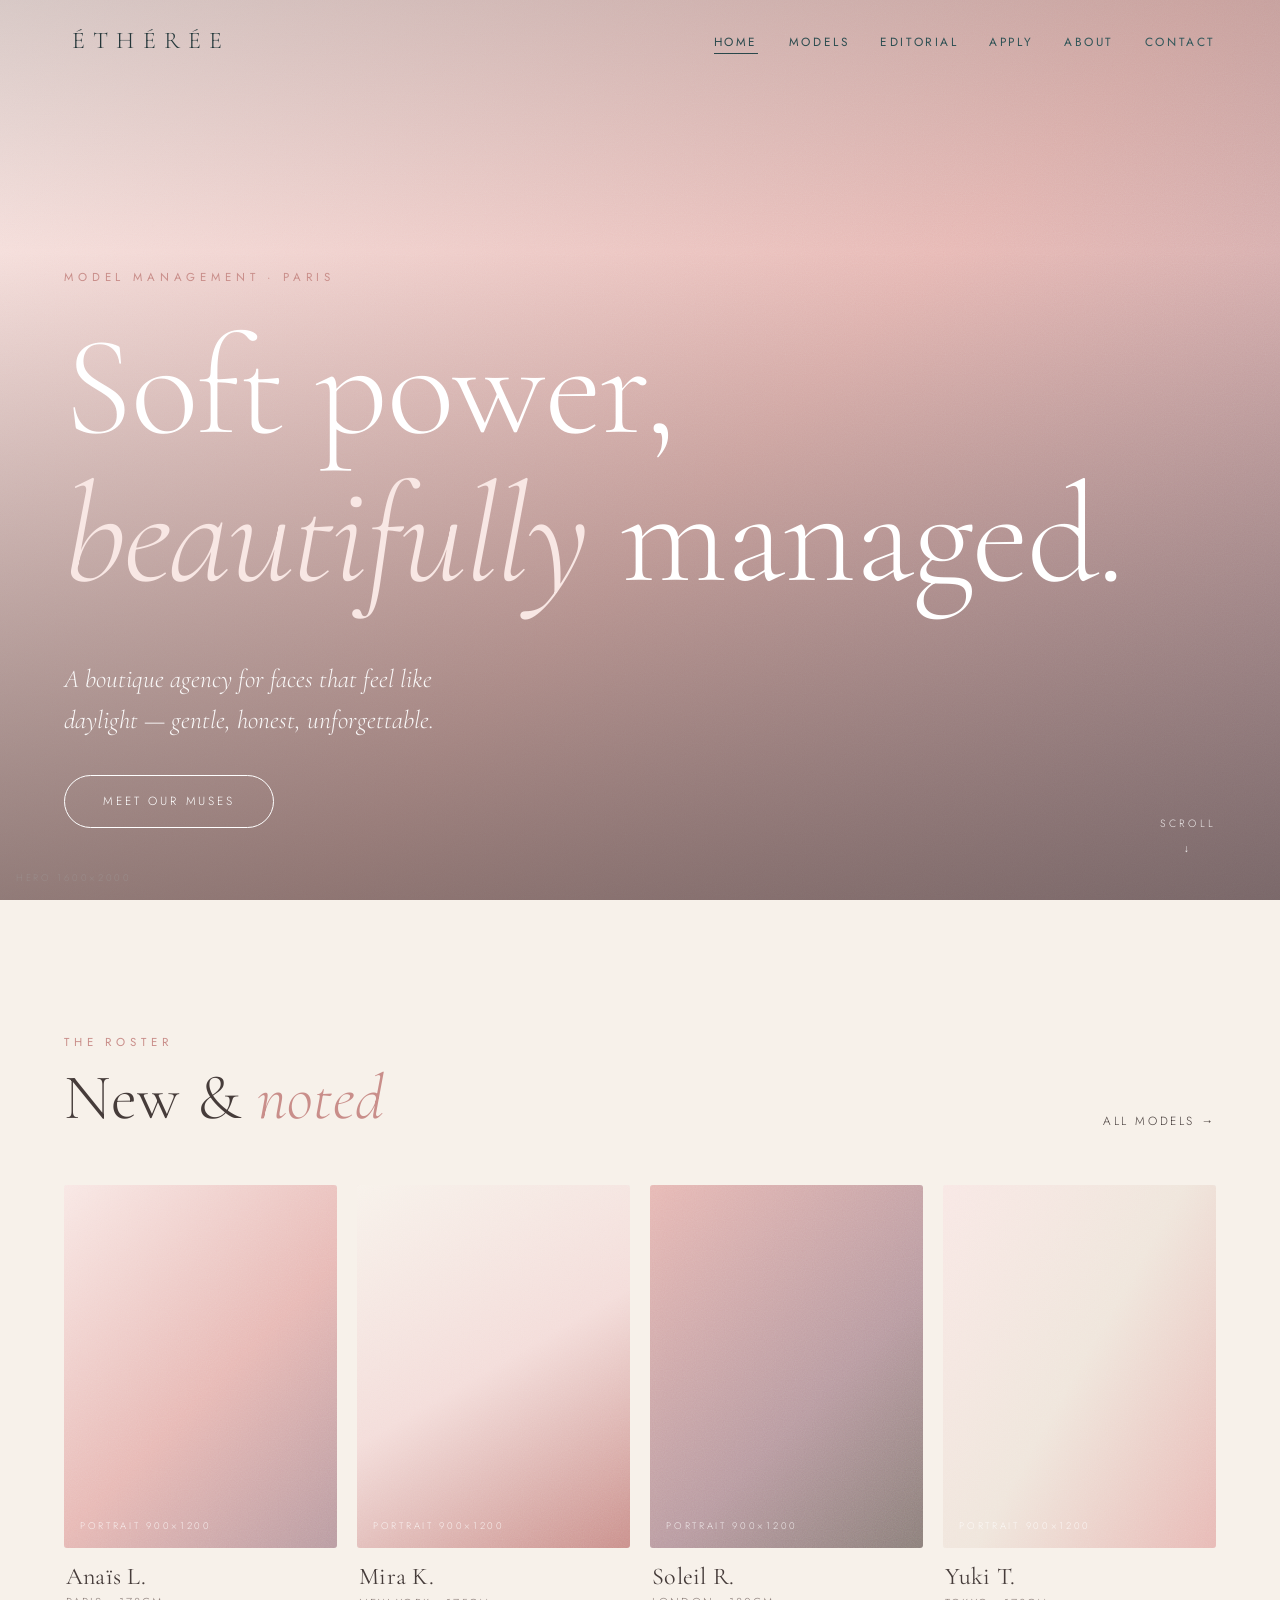
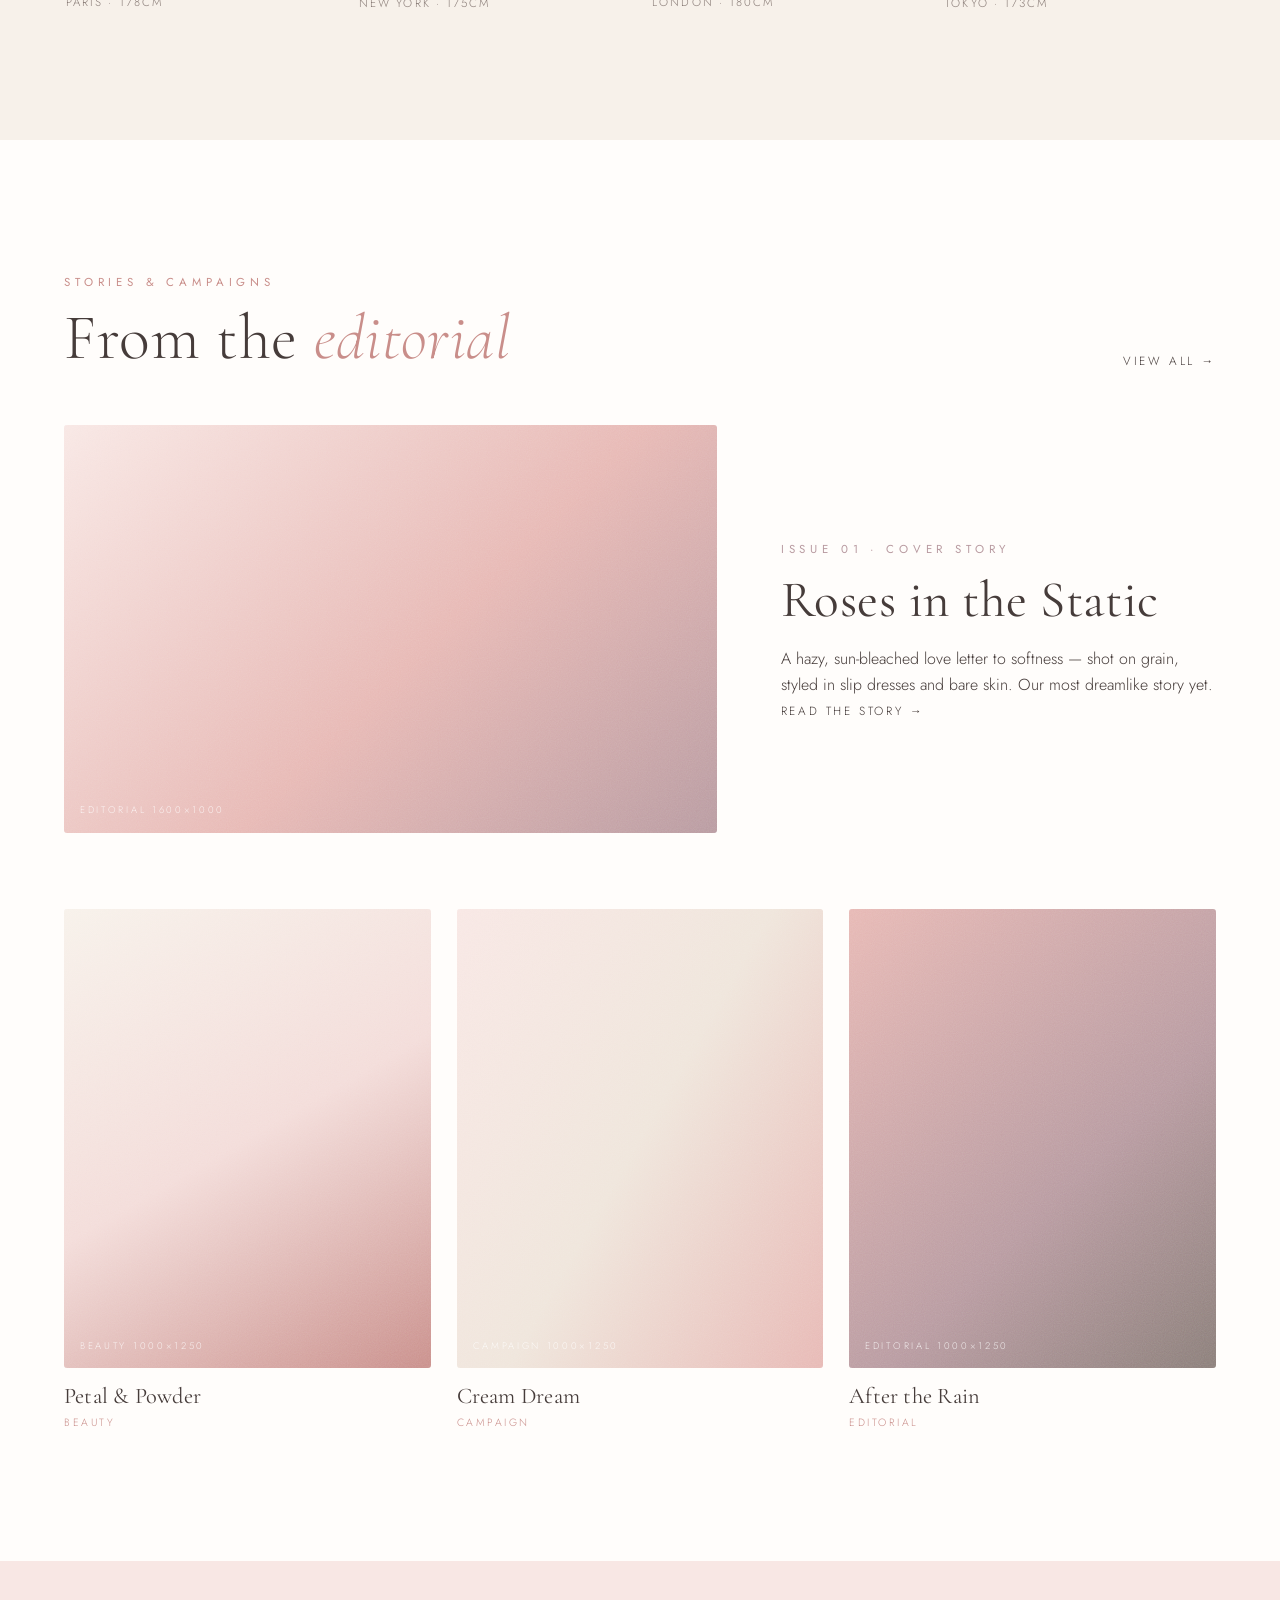
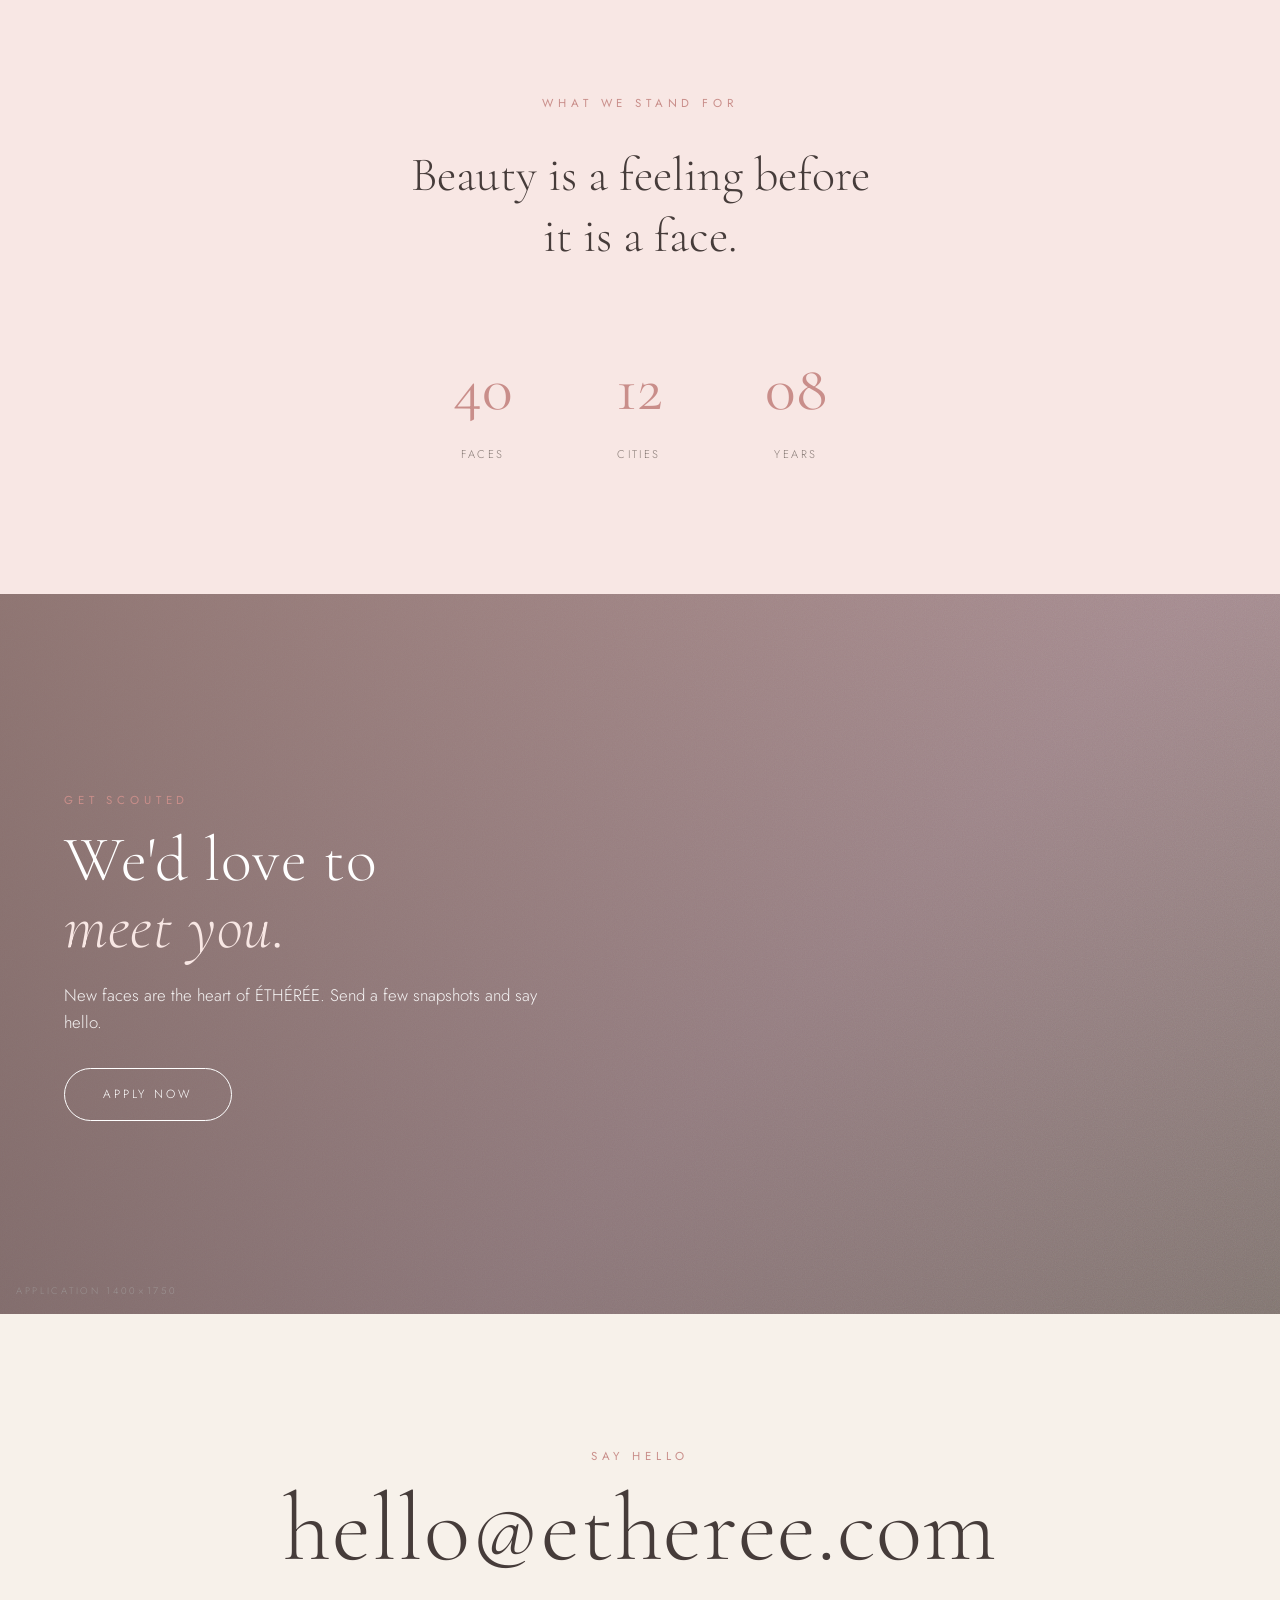
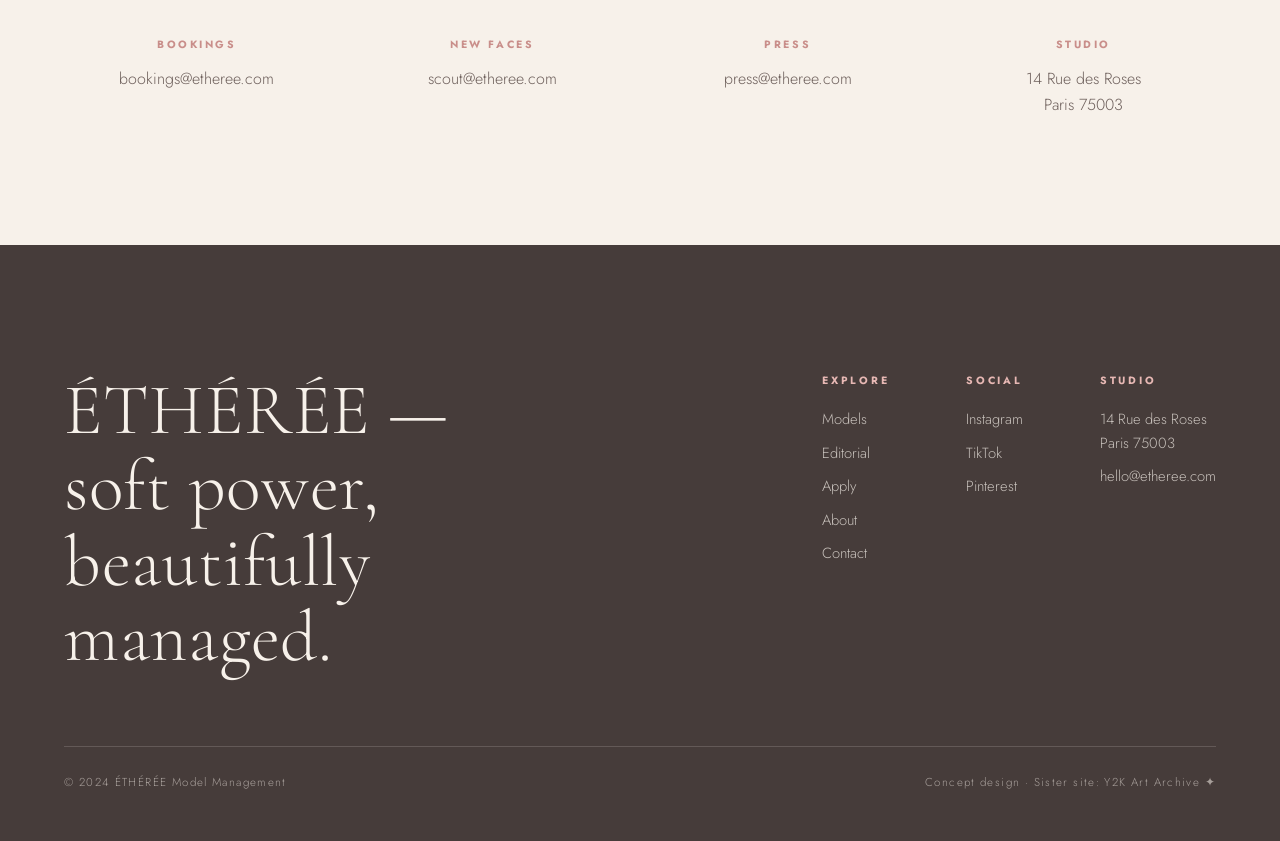
<file: agency/index.html>
<!DOCTYPE html>
<html lang="en">
<head>
<meta charset="UTF-8">
<meta name="viewport" content="width=device-width, initial-scale=1.0">
<title>ÉTHÉRÉE — Premium Model Agency</title>
<meta name="description" content="A boutique model management house built on tenderness, taste, and the belief that softness is a kind of strength.">
<link rel="preconnect" href="https://fonts.googleapis.com">
<link rel="preconnect" href="https://fonts.gstatic.com" crossorigin>
<link href="https://fonts.googleapis.com/css2?family=Cormorant+Garamond:ital,wght@0,300;0,400;0,500;0,600;1,300;1,400&family=Jost:wght@300;400;500&display=swap" rel="stylesheet">
<link rel="icon" href="data:image/svg+xml,%3Csvg xmlns='http://www.w3.org/2000/svg' viewBox='0 0 16 16'%3E%3Cpath d='M8 0 L9.8 6.2 L16 8 L9.8 9.8 L8 16 L6.2 9.8 L0 8 L6.2 6.2 Z' fill='%23c98e8a'/%3E%3C/svg%3E">
<link rel="stylesheet" href="styles.css">
</head>
<body>
<nav class="nav">
  <a href="index.html" class="brand">ÉTHÉRÉE</a>
  <button class="nav-toggle" aria-label="Menu">☰</button>
  <ul class="nav-links">
    <li><a href="index.html" class="active">Home</a></li>
    <li><a href="models.html">Models</a></li>
    <li><a href="editorial.html">Editorial</a></li>
    <li><a href="apply.html">Apply</a></li>
    <li><a href="about.html">About</a></li>
    <li><a href="contact.html">Contact</a></li>
  </ul>
</nav>

<header class="hero">
  <div class="ph grain hero-img" data-label="Hero 1600×2000"></div>
  <div class="hero-copy wrap">
    <span class="eyebrow">Model management · Paris</span>
    <h1 class="display">Soft power,<br><em>beautifully</em> managed.</h1>
    <p class="hero-sub">A boutique agency for faces that feel like daylight — gentle, honest, unforgettable.</p>
    <a href="models.html" class="btn btn-light">Meet our muses</a>
  </div>
  <div class="hero-scroll">Scroll<span>↓</span></div>
</header>

<section class="section wrap">
  <div class="row-head reveal">
    <div><span class="eyebrow">The roster</span><h2 class="sec-title">New &amp; <em>noted</em></h2></div>
    <a href="models.html" class="link-arrow">All models <span>→</span></a>
  </div>
  <div class="model-grid">
    <a class="model-card reveal" href="models.html"><div class="ph grain" data-label="Portrait 900×1200"></div><div class="model-meta"><h3>Anaïs L.</h3><p>Paris · 178cm</p></div></a>
    <a class="model-card reveal d1" href="models.html"><div class="ph alt grain" data-label="Portrait 900×1200"></div><div class="model-meta"><h3>Mira K.</h3><p>New York · 175cm</p></div></a>
    <a class="model-card reveal d2" href="models.html"><div class="ph alt2 grain" data-label="Portrait 900×1200"></div><div class="model-meta"><h3>Soleil R.</h3><p>London · 180cm</p></div></a>
    <a class="model-card reveal d3" href="models.html"><div class="ph alt3 grain" data-label="Portrait 900×1200"></div><div class="model-meta"><h3>Yuki T.</h3><p>Tokyo · 173cm</p></div></a>
  </div>
</section>

<section class="section editorial-band">
  <div class="wrap">
    <div class="row-head reveal">
      <div><span class="eyebrow">Stories &amp; campaigns</span><h2 class="sec-title">From the <em>editorial</em></h2></div>
      <a href="editorial.html" class="link-arrow">View all <span>→</span></a>
    </div>
    <div class="edit-feature reveal">
      <div class="ph grain edit-big" data-label="Editorial 1600×1000"></div>
      <div class="edit-feature-copy">
        <span class="eyebrow">Issue 01 · Cover story</span>
        <h3>Roses in the Static</h3>
        <p>A hazy, sun-bleached love letter to softness — shot on grain, styled in slip dresses and bare skin. Our most dreamlike story yet.</p>
        <a href="editorial.html" class="link-arrow">Read the story <span>→</span></a>
      </div>
    </div>
    <div class="edit-row">
      <a href="editorial.html" class="edit-mini reveal"><div class="ph alt grain" data-label="Beauty 1000×1250"></div><h4>Petal &amp; Powder</h4><span class="edit-tag">Beauty</span></a>
      <a href="editorial.html" class="edit-mini reveal d1"><div class="ph alt3 grain" data-label="Campaign 1000×1250"></div><h4>Cream Dream</h4><span class="edit-tag">Campaign</span></a>
      <a href="editorial.html" class="edit-mini reveal d2"><div class="ph alt2 grain" data-label="Editorial 1000×1250"></div><h4>After the Rain</h4><span class="edit-tag">Editorial</span></a>
    </div>
  </div>
</section>

<section class="section philosophy">
  <div class="wrap philosophy-inner">
    <span class="eyebrow reveal">What we stand for</span>
    <p class="philosophy-quote reveal d1">Beauty is a feeling before it is a face.</p>
    <div class="philosophy-stats reveal d2">
      <div><strong>40</strong><span>Faces</span></div>
      <div><strong>12</strong><span>Cities</span></div>
      <div><strong>08</strong><span>Years</span></div>
    </div>
  </div>
</section>

<section class="section apply-band">
  <div class="ph alt2 grain apply-img" data-label="Application 1400×1750"></div>
  <div class="apply-copy reveal">
    <span class="eyebrow">Get scouted</span>
    <h2 class="sec-title light">We'd love to<br><em>meet you.</em></h2>
    <p>New faces are the heart of ÉTHÉRÉE. Send a few snapshots and say hello.</p>
    <a href="apply.html" class="btn btn-light">Apply now</a>
  </div>
</section>

<section class="section wrap contact-home center">
  <span class="eyebrow reveal">Say hello</span>
  <h2 class="contact-big reveal d1">hello@etheree.com</h2>
  <div class="contact-grid reveal d2">
    <div><h5>Bookings</h5><a href="mailto:bookings@etheree.com">bookings@etheree.com</a></div>
    <div><h5>New faces</h5><a href="mailto:scout@etheree.com">scout@etheree.com</a></div>
    <div><h5>Press</h5><a href="mailto:press@etheree.com">press@etheree.com</a></div>
    <div><h5>Studio</h5><p>14 Rue des Roses<br>Paris 75003</p></div>
  </div>
</section>

<footer class="footer">
  <div class="footer-top">
    <h3>ÉTHÉRÉE — soft power, beautifully managed.</h3>
    <div class="footer-cols">
      <div class="footer-col"><h5>Explore</h5><a href="models.html">Models</a><a href="editorial.html">Editorial</a><a href="apply.html">Apply</a><a href="about.html">About</a><a href="contact.html">Contact</a></div>
      <div class="footer-col"><h5>Social</h5><a href="#">Instagram</a><a href="#">TikTok</a><a href="#">Pinterest</a></div>
      <div class="footer-col"><h5>Studio</h5><p>14 Rue des Roses<br>Paris 75003</p><a href="mailto:hello@etheree.com">hello@etheree.com</a></div>
    </div>
  </div>
  <div class="footer-bottom"><span>© 2024 ÉTHÉRÉE Model Management</span><span>Concept design · <a href="../index.html">Sister site: Y2K Art Archive ✦</a></span></div>
</footer>
<script src="site.js"></script>
</body>
</html>
</file>
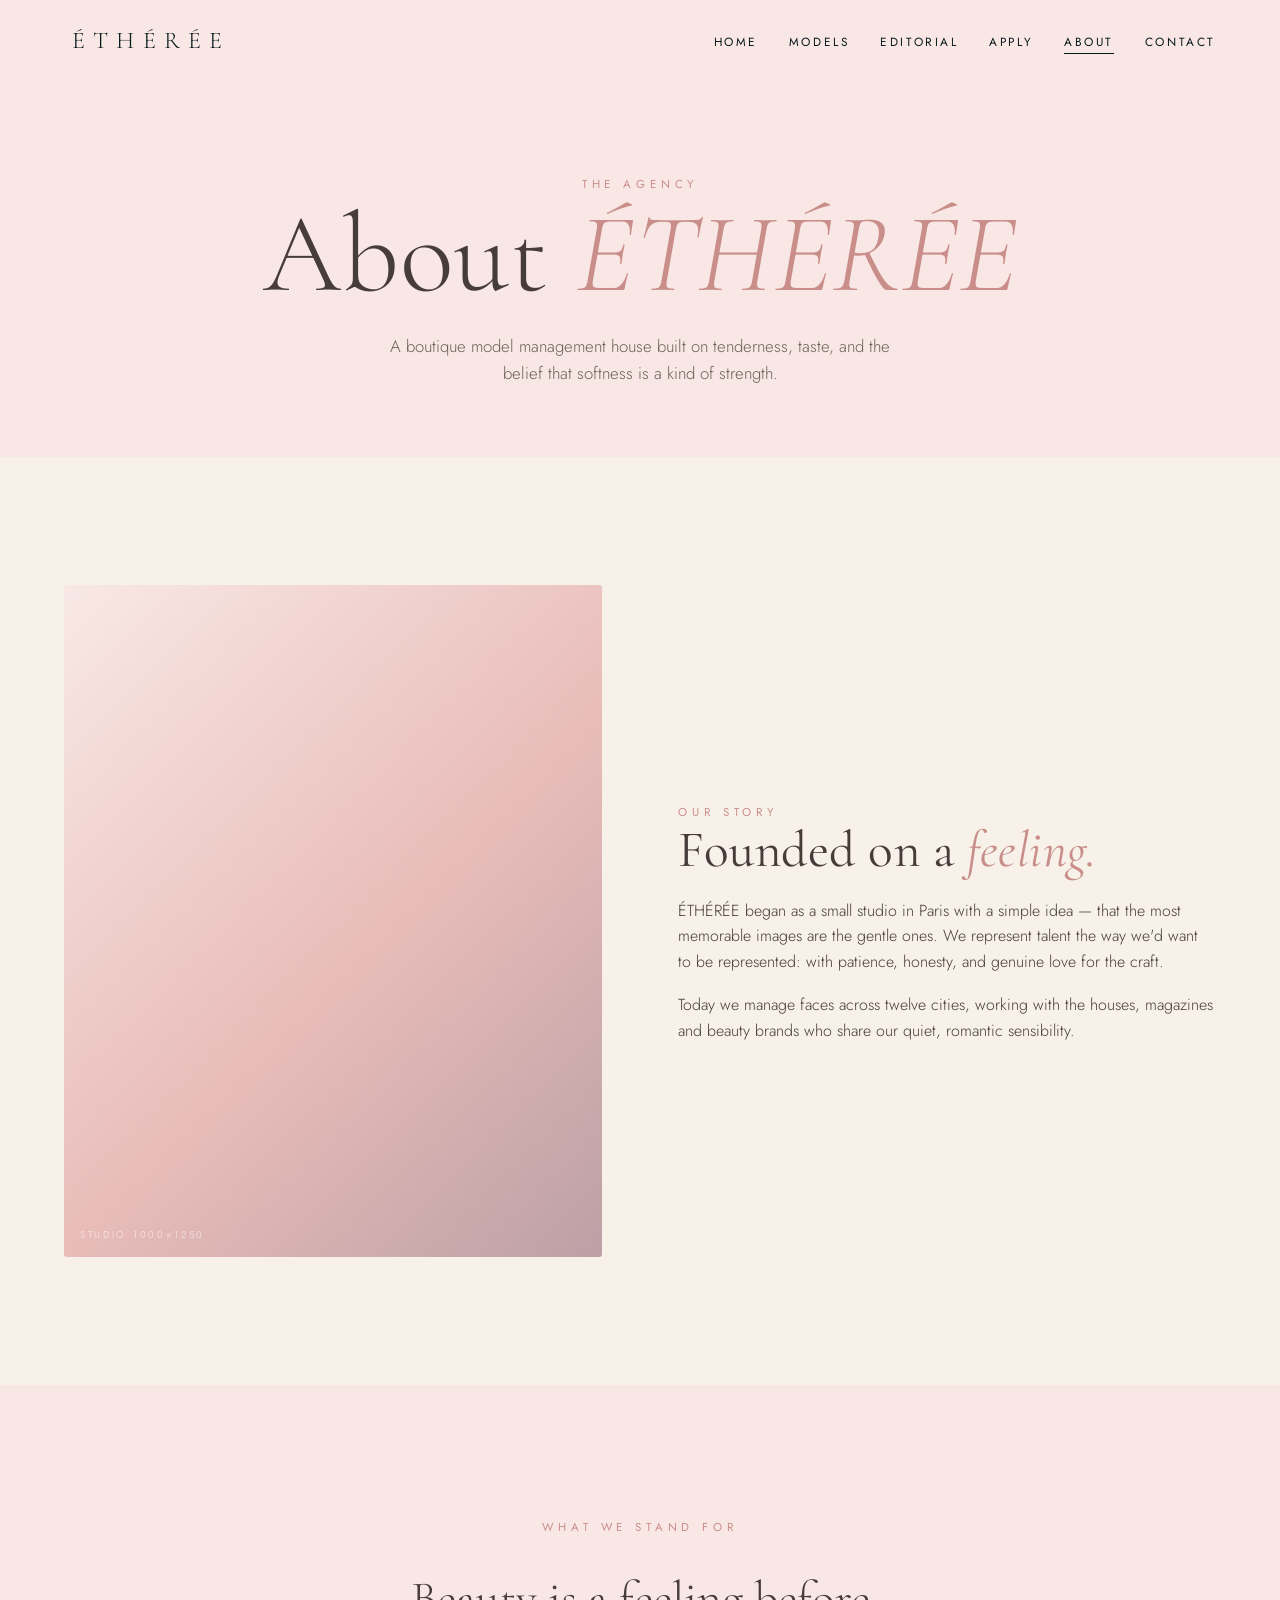
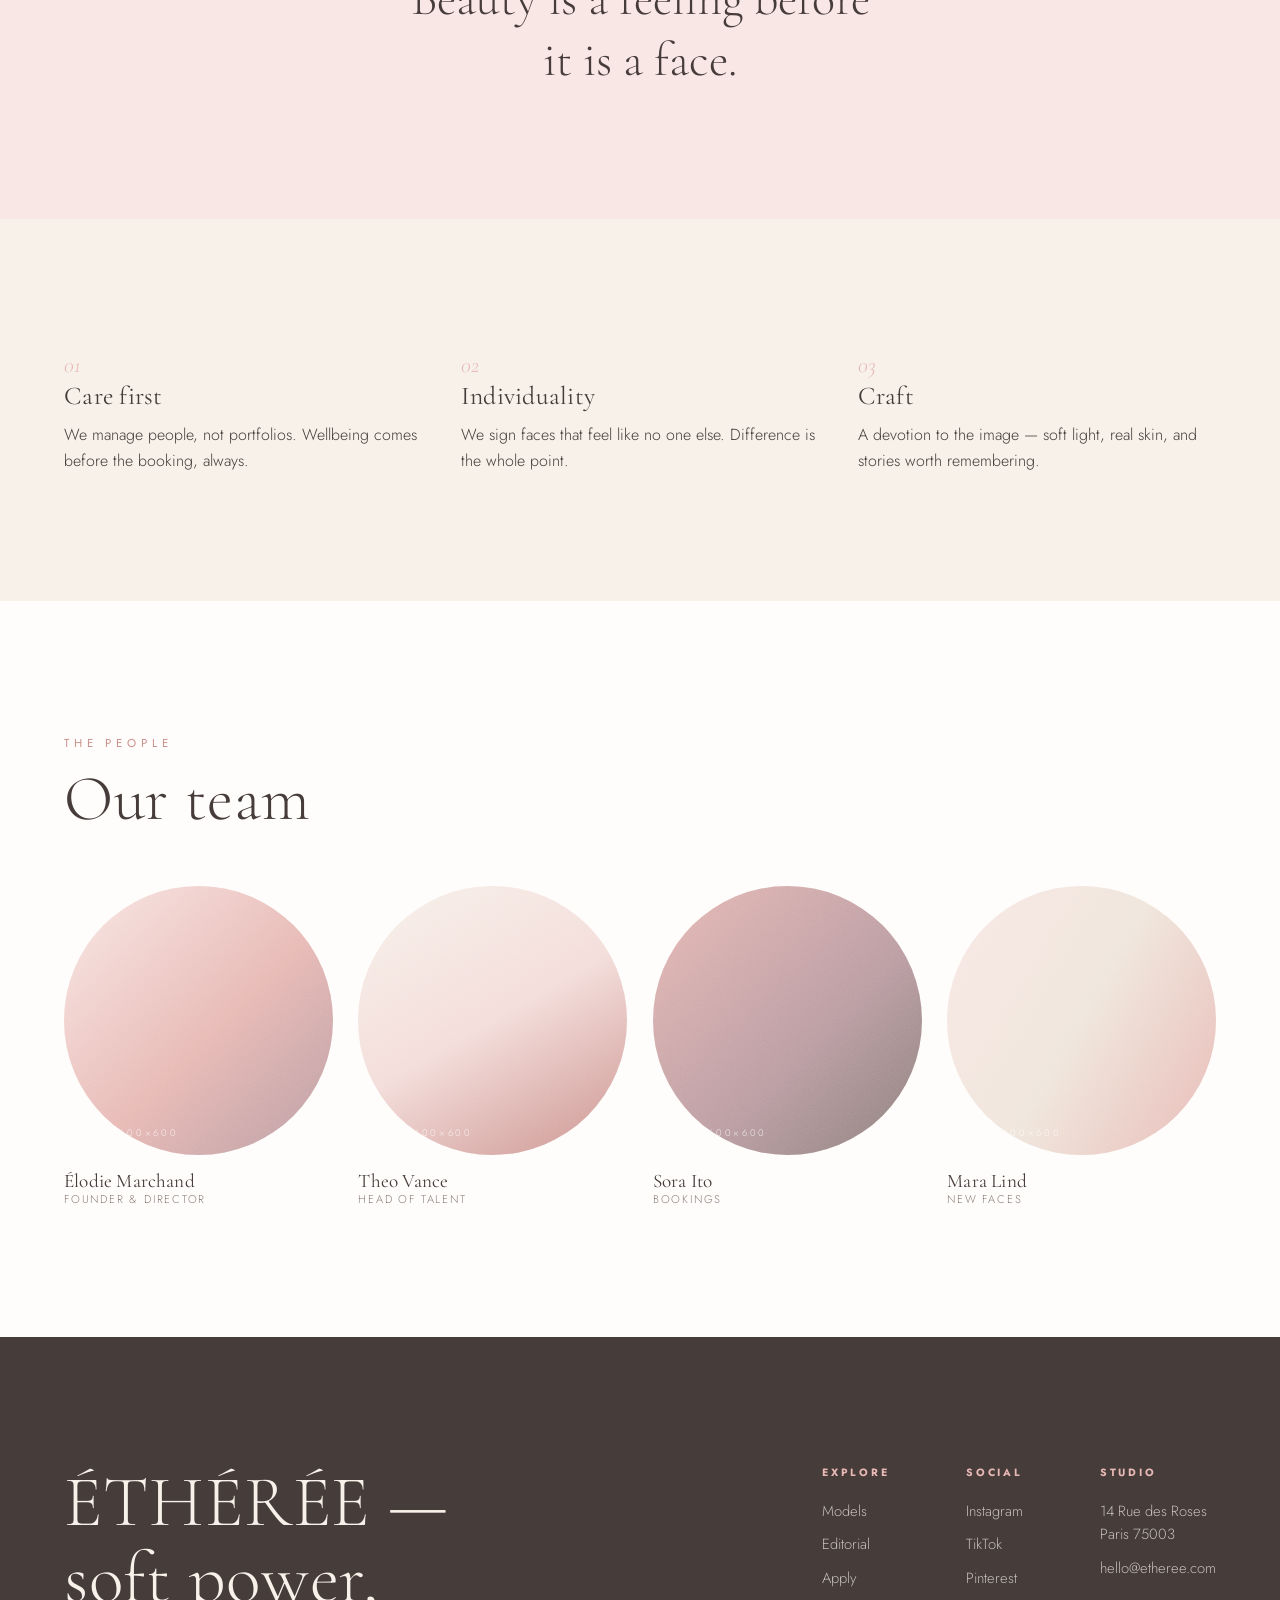
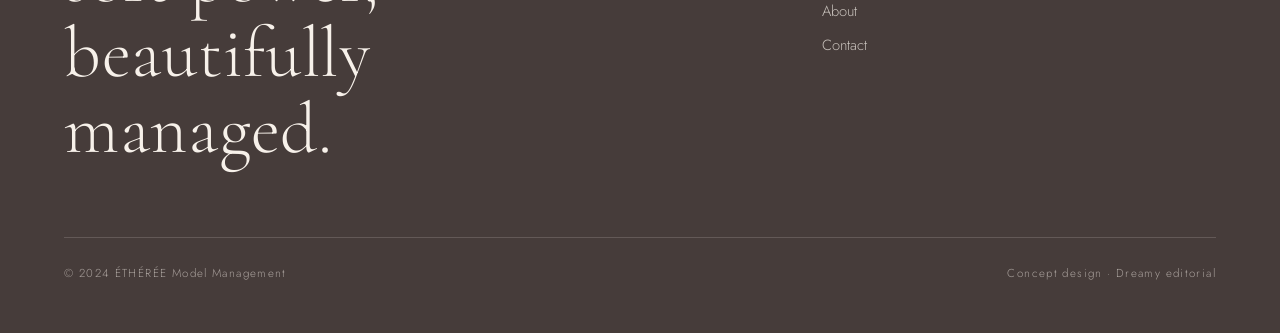
<file: about.html>
<!DOCTYPE html>
<html lang="en">
<head>
<meta charset="UTF-8">
<meta name="viewport" content="width=device-width, initial-scale=1.0">
<title>About — ÉTHÉRÉE</title>
<link rel="stylesheet" href="styles.css">
</head>
<body>
<nav class="nav">
  <a href="index.html" class="brand">ÉTHÉRÉE</a>
  <button class="nav-toggle" aria-label="Menu">☰</button>
  <ul class="nav-links">
    <li><a href="index.html">Home</a></li>
    <li><a href="models.html">Models</a></li>
    <li><a href="editorial.html">Editorial</a></li>
    <li><a href="apply.html">Apply</a></li>
    <li><a href="about.html" class="active">About</a></li>
    <li><a href="contact.html">Contact</a></li>
  </ul>
</nav>

<section class="page-hero">
  <span class="eyebrow">The agency</span>
  <h1>About <em>ÉTHÉRÉE</em></h1>
  <p>A boutique model management house built on tenderness, taste, and the belief that softness is a kind of strength.</p>
</section>

<section class="section wrap">
  <div class="about-split">
    <div class="ph grain reveal" data-label="Studio 1000×1250"></div>
    <div class="reveal d1">
      <span class="eyebrow">Our story</span>
      <h2>Founded on a <em>feeling.</em></h2>
      <p>ÉTHÉRÉE began as a small studio in Paris with a simple idea — that the most memorable images are the gentle ones. We represent talent the way we'd want to be represented: with patience, honesty, and genuine love for the craft.</p>
      <p style="margin-top:18px">Today we manage faces across twelve cities, working with the houses, magazines and beauty brands who share our quiet, romantic sensibility.</p>
    </div>
  </div>
</section>

<section class="section philosophy">
  <div class="wrap philosophy-inner">
    <span class="eyebrow reveal">What we stand for</span>
    <p class="philosophy-quote reveal d1">Beauty is a feeling before it is a face.</p>
  </div>
</section>

<section class="section wrap">
  <div class="values">
    <div class="value reveal"><span class="num">01</span><h4>Care first</h4><p>We manage people, not portfolios. Wellbeing comes before the booking, always.</p></div>
    <div class="value reveal d1"><span class="num">02</span><h4>Individuality</h4><p>We sign faces that feel like no one else. Difference is the whole point.</p></div>
    <div class="value reveal d2"><span class="num">03</span><h4>Craft</h4><p>A devotion to the image — soft light, real skin, and stories worth remembering.</p></div>
  </div>
</section>

<section class="section editorial-band">
  <div class="wrap">
    <div class="row-head reveal"><div><span class="eyebrow">The people</span><h2 class="sec-title">Our team</h2></div></div>
    <div class="team-grid">
      <div class="reveal"><div class="ph grain" data-label="Team 600×600"></div><h4>Élodie Marchand</h4><p>Founder &amp; Director</p></div>
      <div class="reveal d1"><div class="ph alt grain" data-label="Team 600×600"></div><h4>Theo Vance</h4><p>Head of Talent</p></div>
      <div class="reveal d2"><div class="ph alt2 grain" data-label="Team 600×600"></div><h4>Sora Ito</h4><p>Bookings</p></div>
      <div class="reveal d3"><div class="ph alt3 grain" data-label="Team 600×600"></div><h4>Mara Lind</h4><p>New Faces</p></div>
    </div>
  </div>
</section>

<footer class="footer">
  <div class="footer-top">
    <h3>ÉTHÉRÉE — soft power, beautifully managed.</h3>
    <div class="footer-cols">
      <div class="footer-col"><h5>Explore</h5><a href="models.html">Models</a><a href="editorial.html">Editorial</a><a href="apply.html">Apply</a><a href="about.html">About</a><a href="contact.html">Contact</a></div>
      <div class="footer-col"><h5>Social</h5><a href="#">Instagram</a><a href="#">TikTok</a><a href="#">Pinterest</a></div>
      <div class="footer-col"><h5>Studio</h5><p>14 Rue des Roses<br>Paris 75003</p><a href="mailto:hello@etheree.com">hello@etheree.com</a></div>
    </div>
  </div>
  <div class="footer-bottom"><span>© 2024 ÉTHÉRÉE Model Management</span><span>Concept design · Dreamy editorial</span></div>
</footer>
<script src="site.js"></script>
</body>
</html>
</file>
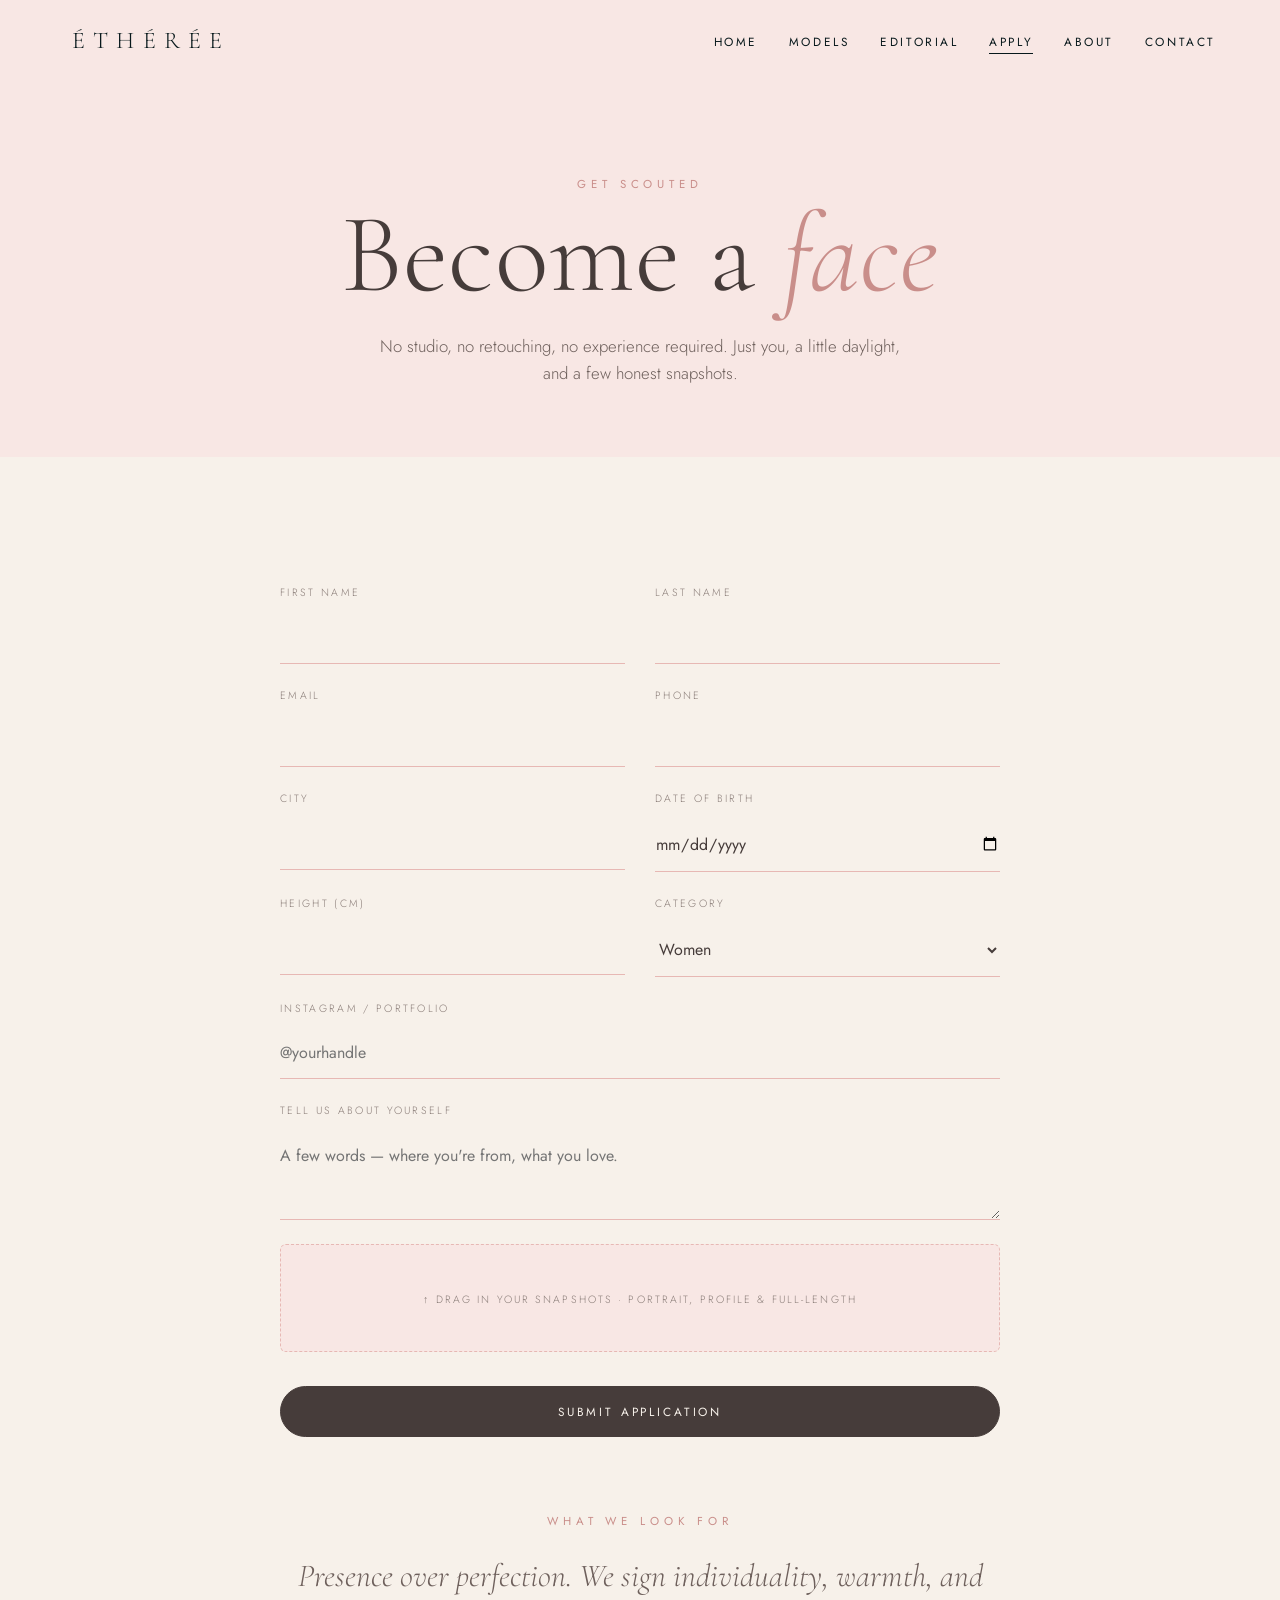
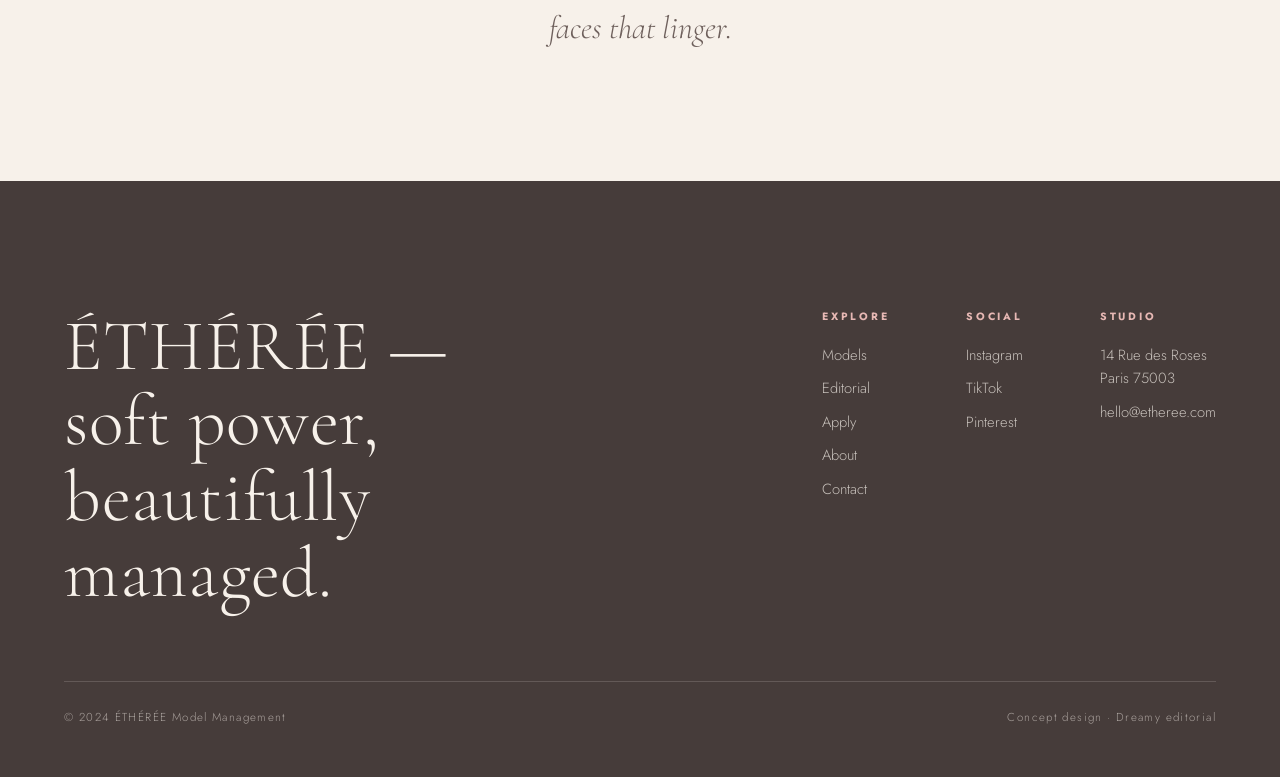
<file: apply.html>
<!DOCTYPE html>
<html lang="en">
<head>
<meta charset="UTF-8">
<meta name="viewport" content="width=device-width, initial-scale=1.0">
<title>Apply — ÉTHÉRÉE</title>
<link rel="stylesheet" href="styles.css">
</head>
<body>
<nav class="nav">
  <a href="index.html" class="brand">ÉTHÉRÉE</a>
  <button class="nav-toggle" aria-label="Menu">☰</button>
  <ul class="nav-links">
    <li><a href="index.html">Home</a></li>
    <li><a href="models.html">Models</a></li>
    <li><a href="editorial.html">Editorial</a></li>
    <li><a href="apply.html" class="active">Apply</a></li>
    <li><a href="about.html">About</a></li>
    <li><a href="contact.html">Contact</a></li>
  </ul>
</nav>

<section class="page-hero">
  <span class="eyebrow">Get scouted</span>
  <h1>Become a <em>face</em></h1>
  <p>No studio, no retouching, no experience required. Just you, a little daylight, and a few honest snapshots.</p>
</section>

<section class="section wrap">
  <div class="form-wrap">
    <form class="form-grid reveal" onsubmit="event.preventDefault(); this.innerHTML='<div class=\'field full\' style=\'text-align:center\'><h3 style=\'font-family:var(--serif);font-size:2rem\'>Thank you — we\'ll be in touch soon.</h3></div>';">
      <div class="field"><label>First name</label><input type="text" required></div>
      <div class="field"><label>Last name</label><input type="text" required></div>
      <div class="field"><label>Email</label><input type="email" required></div>
      <div class="field"><label>Phone</label><input type="tel"></div>
      <div class="field"><label>City</label><input type="text"></div>
      <div class="field"><label>Date of birth</label><input type="date"></div>
      <div class="field"><label>Height (cm)</label><input type="number"></div>
      <div class="field"><label>Category</label>
        <select><option>Women</option><option>Men</option><option>Beauty</option><option>New faces</option></select>
      </div>
      <div class="field full"><label>Instagram / portfolio</label><input type="text" placeholder="@yourhandle"></div>
      <div class="field full"><label>Tell us about yourself</label><textarea placeholder="A few words — where you're from, what you love."></textarea></div>
      <div class="upload-box"><span>↑ Drag in your snapshots · portrait, profile &amp; full-length</span></div>
      <div class="field full" style="margin-top:10px"><button type="submit" class="btn btn-fill">Submit application</button></div>
    </form>

    <div class="reveal d1" style="margin-top:70px; text-align:center">
      <span class="eyebrow">What we look for</span>
      <p class="lede" style="margin:18px auto 0; max-width:50ch">Presence over perfection. We sign individuality, warmth, and faces that linger.</p>
    </div>
  </div>
</section>

<footer class="footer">
  <div class="footer-top">
    <h3>ÉTHÉRÉE — soft power, beautifully managed.</h3>
    <div class="footer-cols">
      <div class="footer-col"><h5>Explore</h5><a href="models.html">Models</a><a href="editorial.html">Editorial</a><a href="apply.html">Apply</a><a href="about.html">About</a><a href="contact.html">Contact</a></div>
      <div class="footer-col"><h5>Social</h5><a href="#">Instagram</a><a href="#">TikTok</a><a href="#">Pinterest</a></div>
      <div class="footer-col"><h5>Studio</h5><p>14 Rue des Roses<br>Paris 75003</p><a href="mailto:hello@etheree.com">hello@etheree.com</a></div>
    </div>
  </div>
  <div class="footer-bottom"><span>© 2024 ÉTHÉRÉE Model Management</span><span>Concept design · Dreamy editorial</span></div>
</footer>
<script src="site.js"></script>
</body>
</html>
</file>
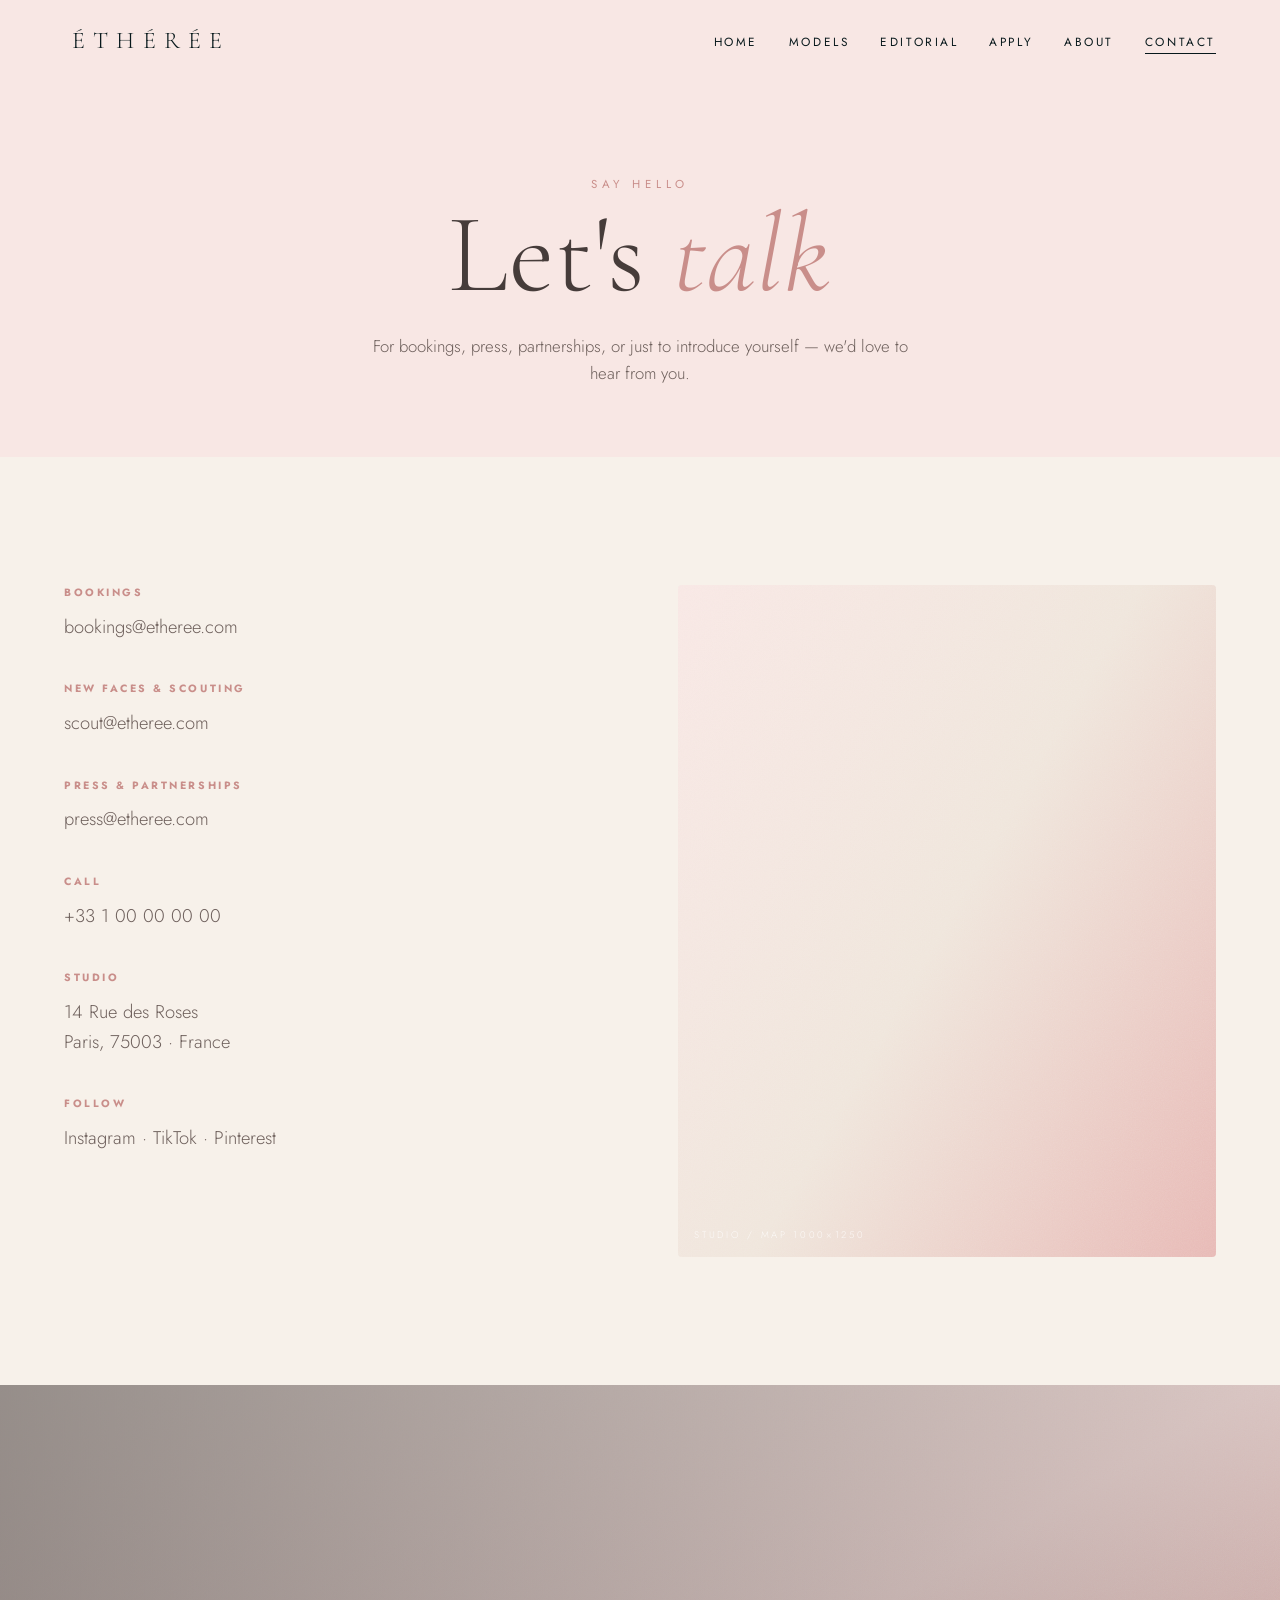
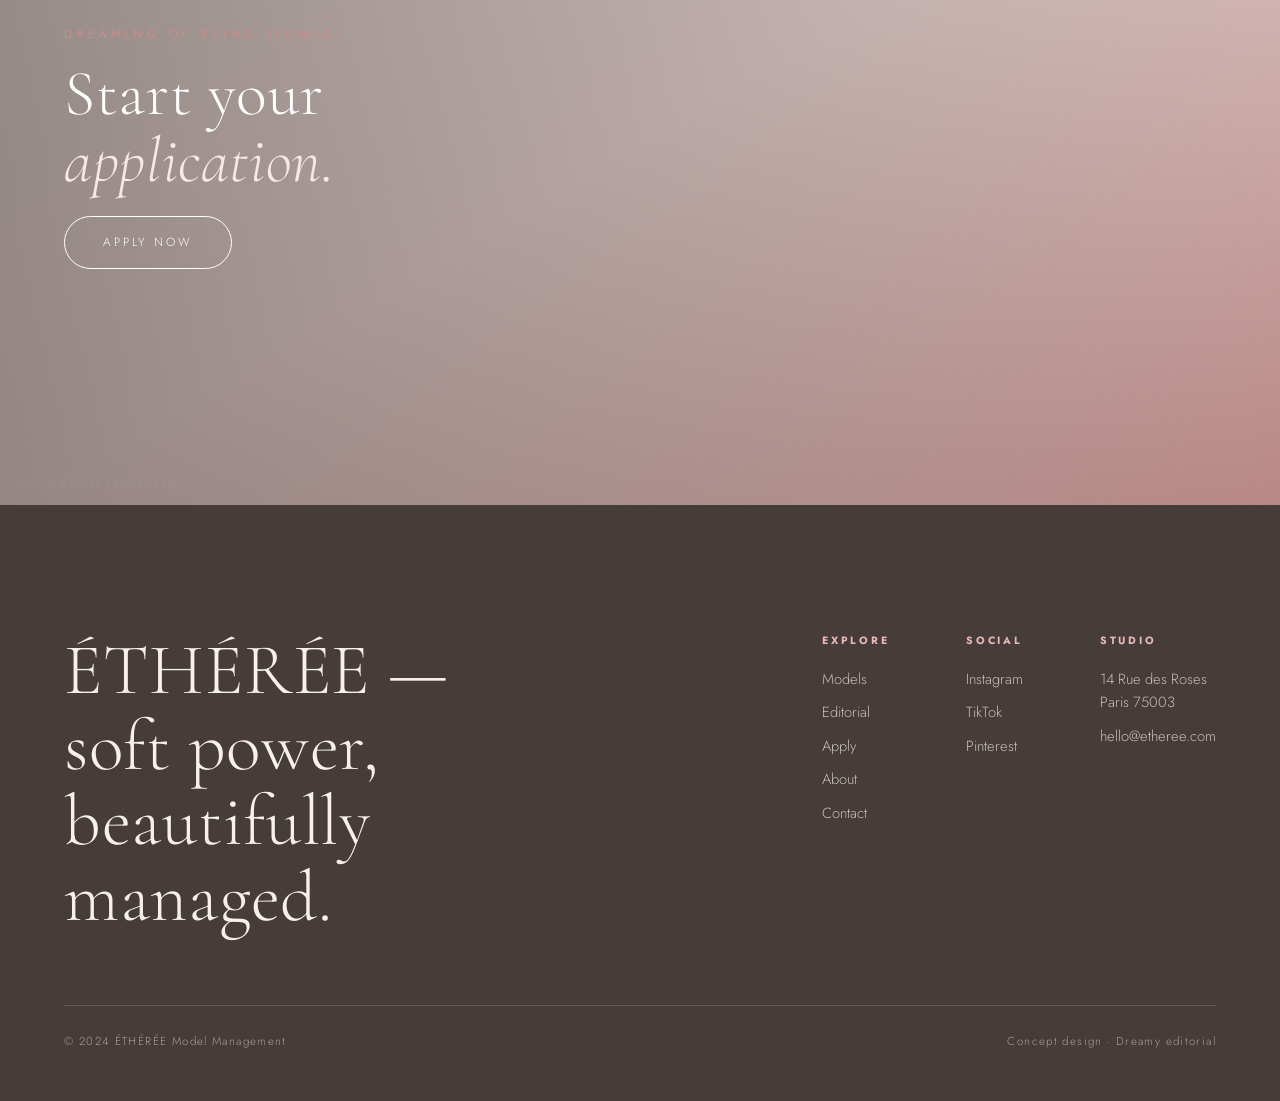
<file: contact.html>
<!DOCTYPE html>
<html lang="en">
<head>
<meta charset="UTF-8">
<meta name="viewport" content="width=device-width, initial-scale=1.0">
<title>Contact — ÉTHÉRÉE</title>
<link rel="stylesheet" href="styles.css">
</head>
<body>
<nav class="nav">
  <a href="index.html" class="brand">ÉTHÉRÉE</a>
  <button class="nav-toggle" aria-label="Menu">☰</button>
  <ul class="nav-links">
    <li><a href="index.html">Home</a></li>
    <li><a href="models.html">Models</a></li>
    <li><a href="editorial.html">Editorial</a></li>
    <li><a href="apply.html">Apply</a></li>
    <li><a href="about.html">About</a></li>
    <li><a href="contact.html" class="active">Contact</a></li>
  </ul>
</nav>

<section class="page-hero">
  <span class="eyebrow">Say hello</span>
  <h1>Let's <em>talk</em></h1>
  <p>For bookings, press, partnerships, or just to introduce yourself — we'd love to hear from you.</p>
</section>

<section class="section wrap">
  <div class="contact-split">
    <div class="reveal">
      <div class="contact-block"><h5>Bookings</h5><a href="mailto:bookings@etheree.com">bookings@etheree.com</a></div>
      <div class="contact-block"><h5>New faces &amp; scouting</h5><a href="mailto:scout@etheree.com">scout@etheree.com</a></div>
      <div class="contact-block"><h5>Press &amp; partnerships</h5><a href="mailto:press@etheree.com">press@etheree.com</a></div>
      <div class="contact-block"><h5>Call</h5><a href="tel:+33100000000">+33 1 00 00 00 00</a></div>
      <div class="contact-block"><h5>Studio</h5><p>14 Rue des Roses<br>Paris, 75003 · France</p></div>
      <div class="contact-block"><h5>Follow</h5><a href="#">Instagram · TikTok · Pinterest</a></div>
    </div>
    <div class="reveal d1">
      <div class="ph alt3 grain map-ph" data-label="Studio / map 1000×1250"></div>
    </div>
  </div>
</section>

<section class="section apply-band">
  <div class="ph alt grain apply-img" data-label="Application 1400×1750"></div>
  <div class="apply-copy reveal">
    <span class="eyebrow">Dreaming of being signed?</span>
    <h2 class="sec-title light">Start your<br><em>application.</em></h2>
    <a href="apply.html" class="btn btn-light">Apply now</a>
  </div>
</section>

<footer class="footer">
  <div class="footer-top">
    <h3>ÉTHÉRÉE — soft power, beautifully managed.</h3>
    <div class="footer-cols">
      <div class="footer-col"><h5>Explore</h5><a href="models.html">Models</a><a href="editorial.html">Editorial</a><a href="apply.html">Apply</a><a href="about.html">About</a><a href="contact.html">Contact</a></div>
      <div class="footer-col"><h5>Social</h5><a href="#">Instagram</a><a href="#">TikTok</a><a href="#">Pinterest</a></div>
      <div class="footer-col"><h5>Studio</h5><p>14 Rue des Roses<br>Paris 75003</p><a href="mailto:hello@etheree.com">hello@etheree.com</a></div>
    </div>
  </div>
  <div class="footer-bottom"><span>© 2024 ÉTHÉRÉE Model Management</span><span>Concept design · Dreamy editorial</span></div>
</footer>
<script src="site.js"></script>
</body>
</html>
</file>
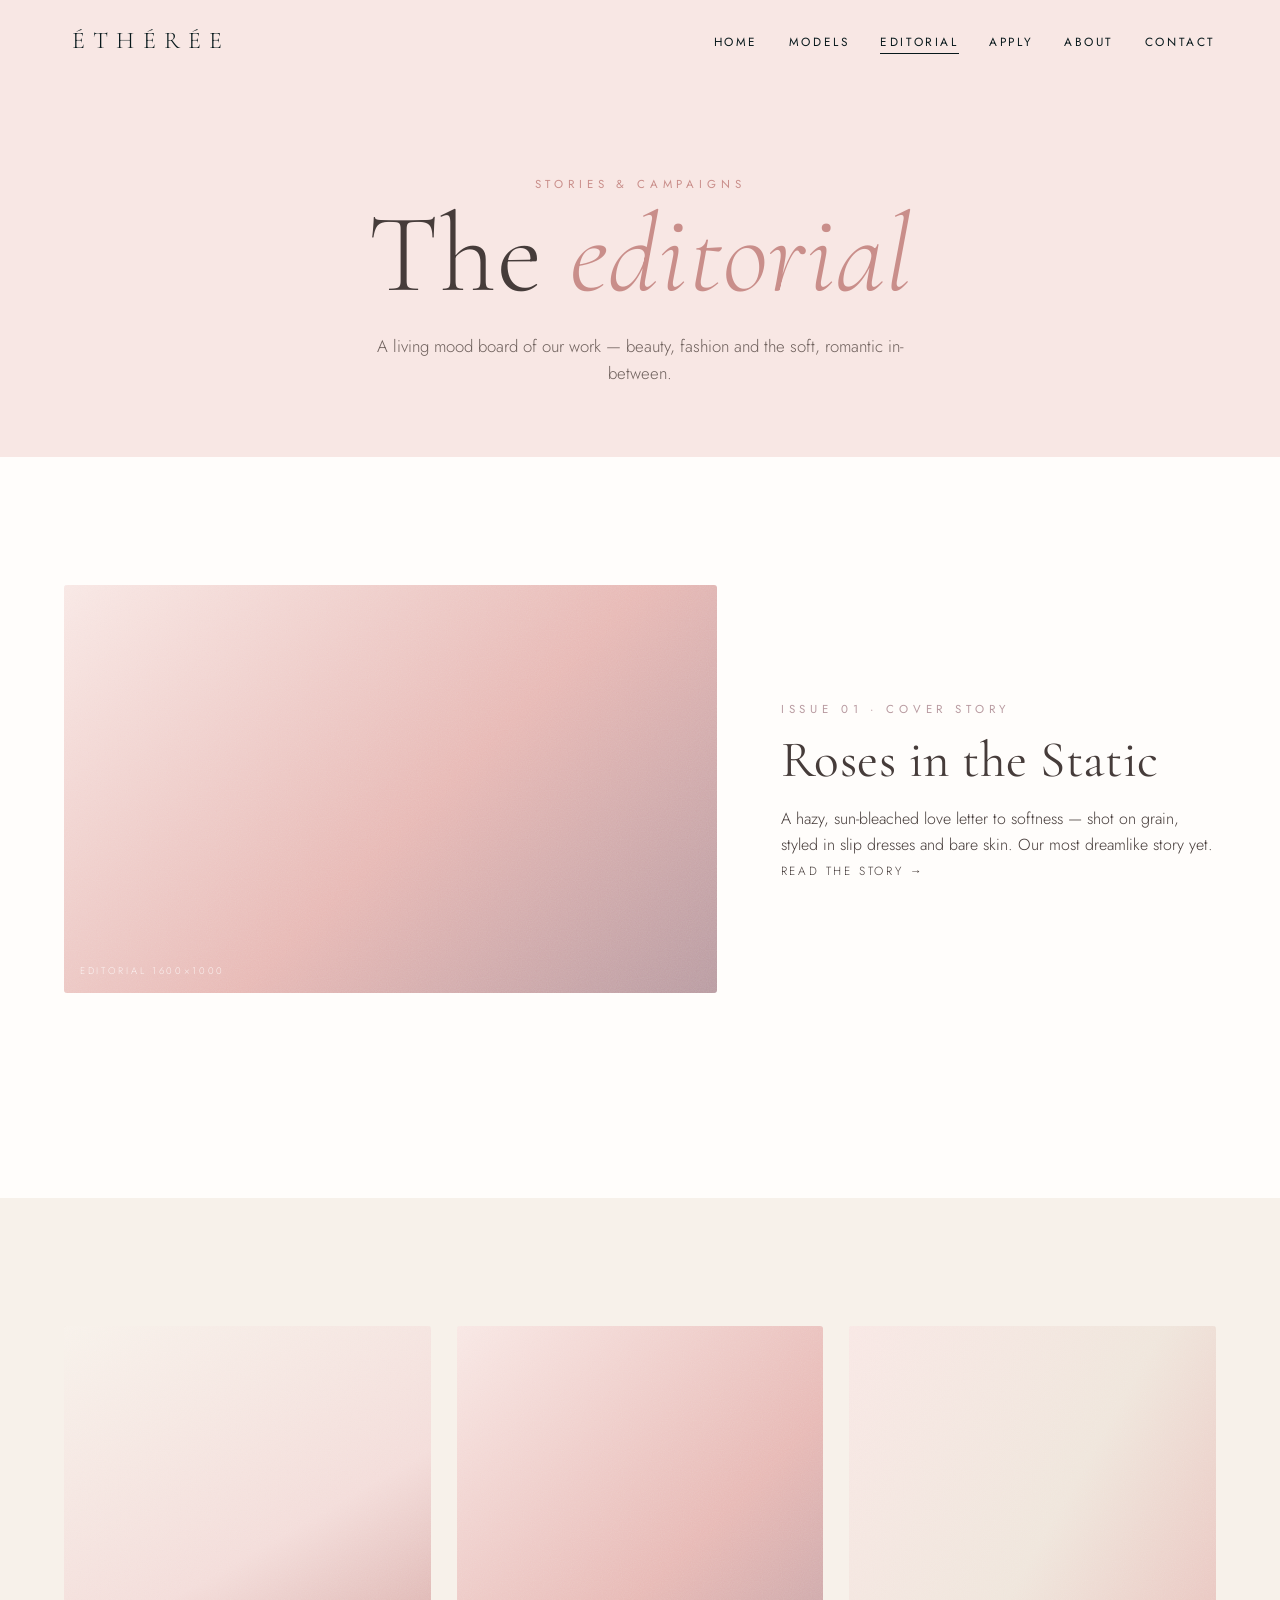
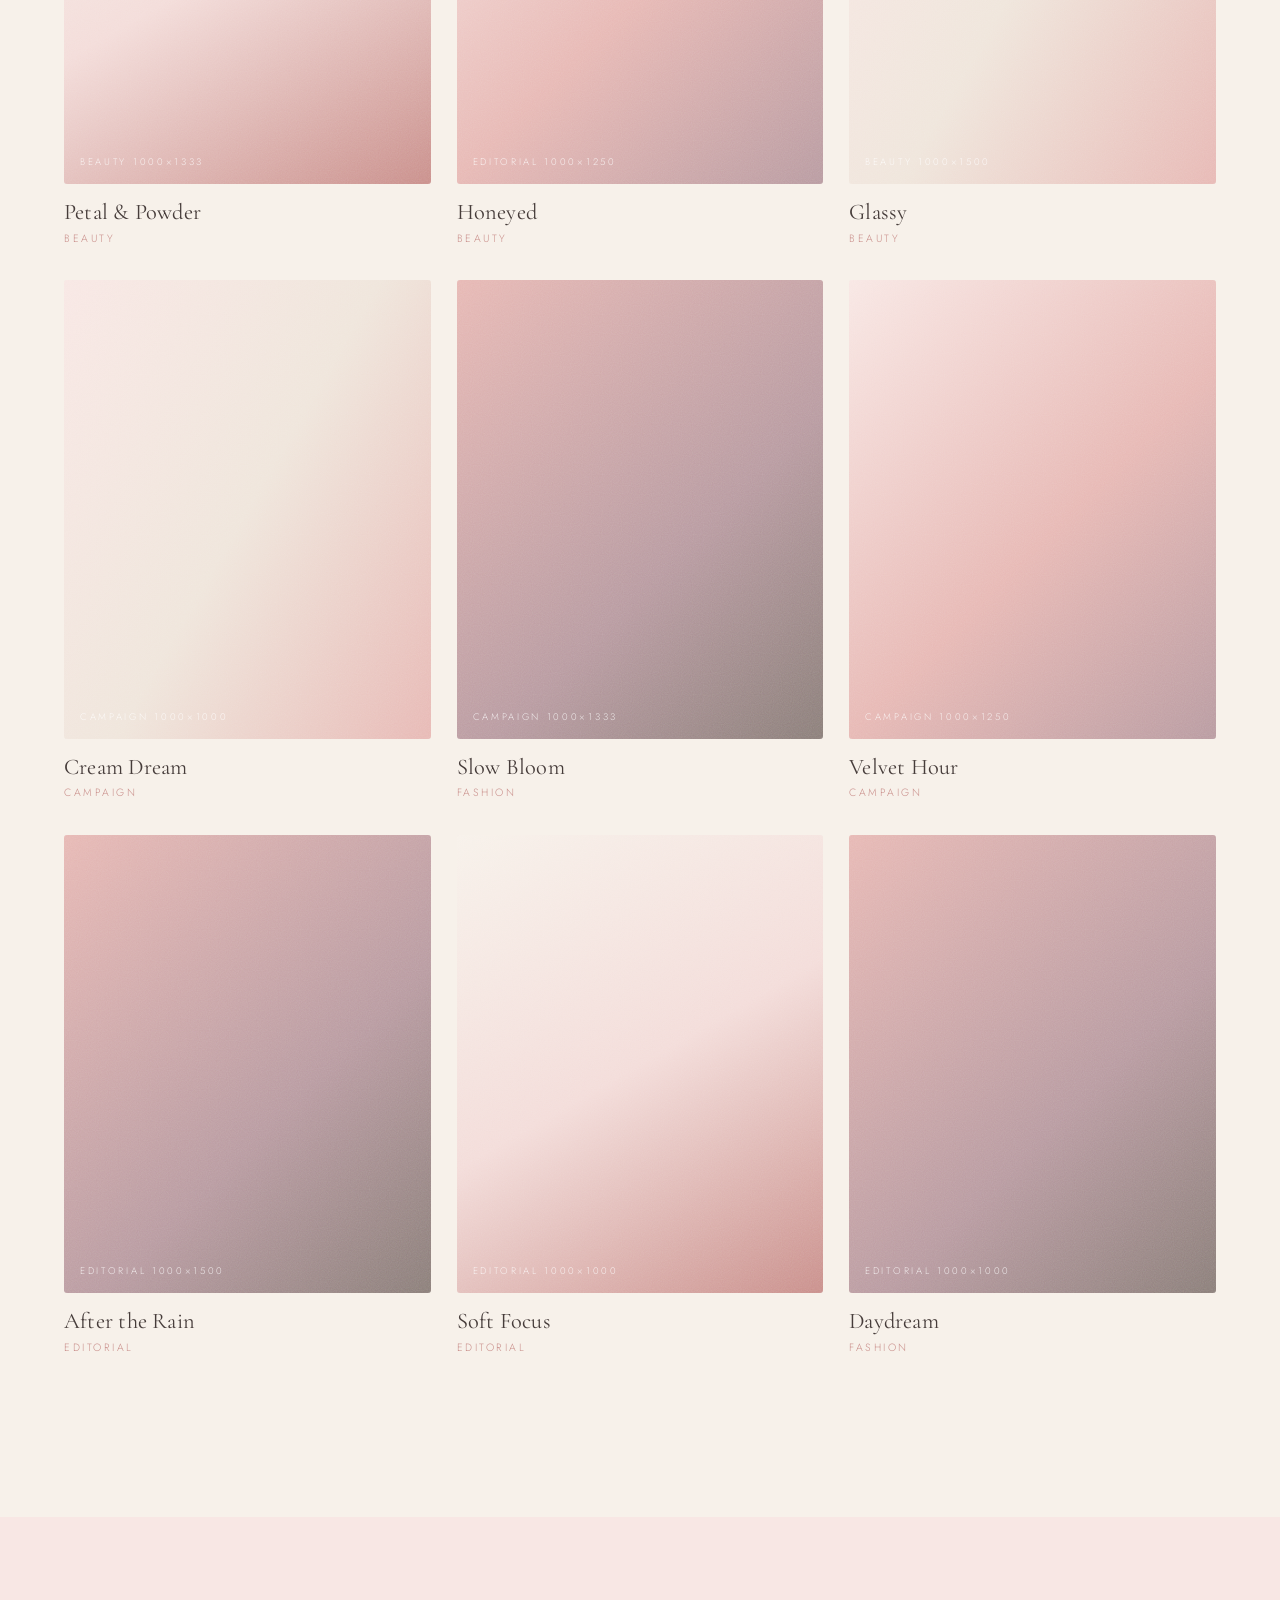
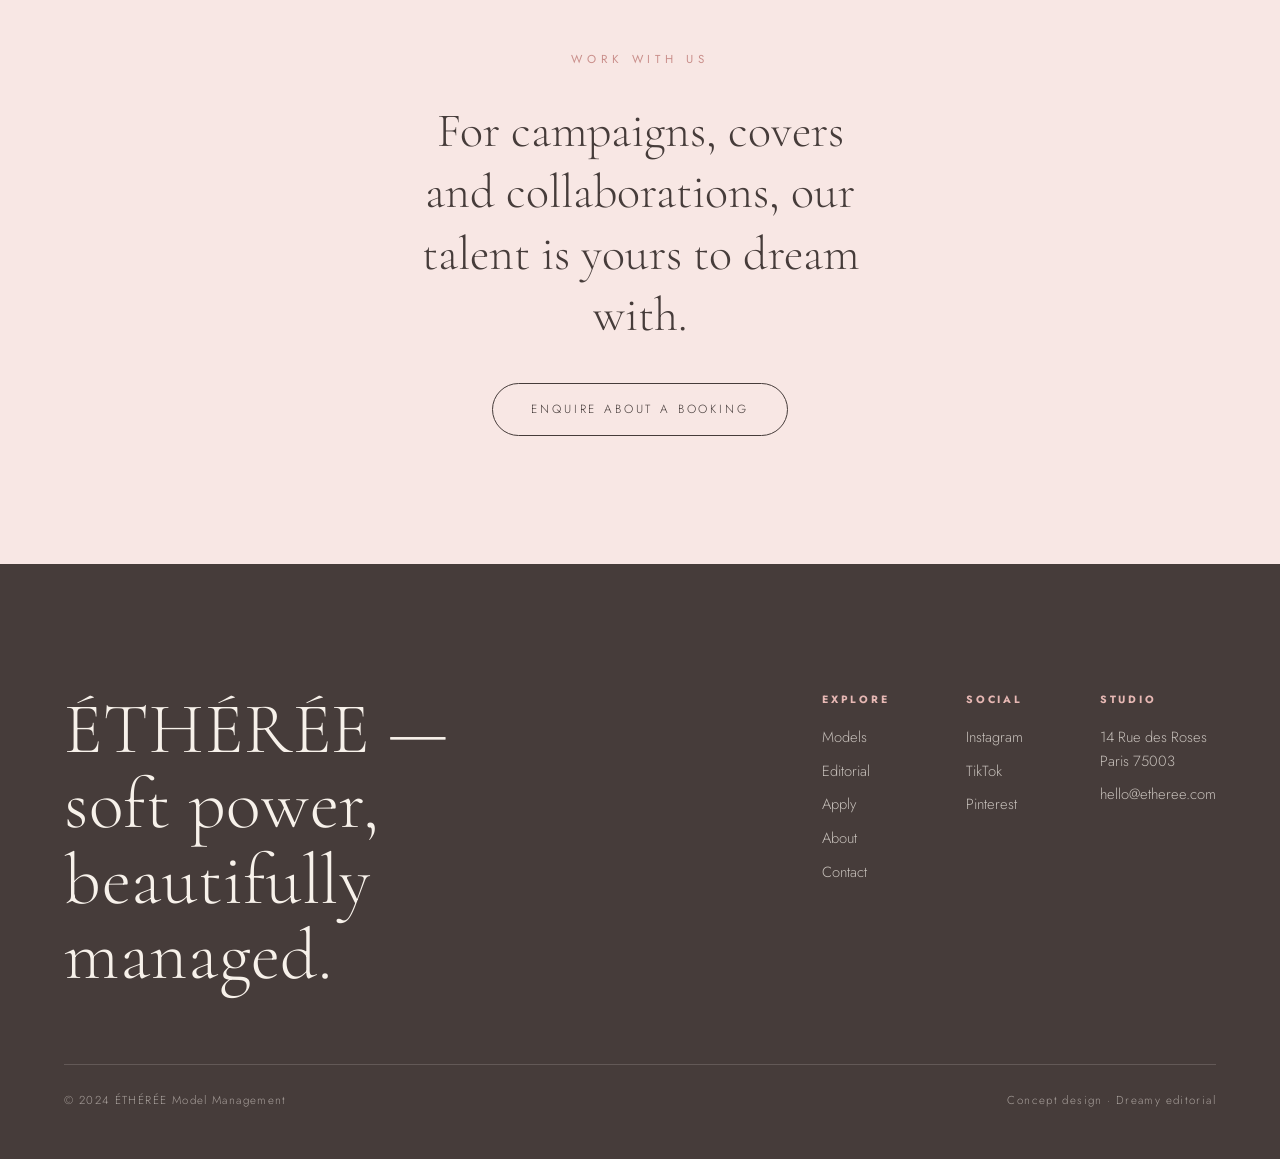
<file: editorial.html>
<!DOCTYPE html>
<html lang="en">
<head>
<meta charset="UTF-8">
<meta name="viewport" content="width=device-width, initial-scale=1.0">
<title>Editorial — ÉTHÉRÉE</title>
<link rel="stylesheet" href="styles.css">
</head>
<body>
<nav class="nav">
  <a href="index.html" class="brand">ÉTHÉRÉE</a>
  <button class="nav-toggle" aria-label="Menu">☰</button>
  <ul class="nav-links">
    <li><a href="index.html">Home</a></li>
    <li><a href="models.html">Models</a></li>
    <li><a href="editorial.html" class="active">Editorial</a></li>
    <li><a href="apply.html">Apply</a></li>
    <li><a href="about.html">About</a></li>
    <li><a href="contact.html">Contact</a></li>
  </ul>
</nav>

<section class="page-hero">
  <span class="eyebrow">Stories &amp; campaigns</span>
  <h1>The <em>editorial</em></h1>
  <p>A living mood board of our work — beauty, fashion and the soft, romantic in-between.</p>
</section>

<section class="section editorial-band">
  <div class="edit-feature wrap reveal">
    <div class="ph grain edit-big" data-label="Editorial 1600×1000"></div>
    <div class="edit-feature-copy">
      <span class="eyebrow">Issue 01 · Cover story</span>
      <h3>Roses in the Static</h3>
      <p>A hazy, sun-bleached love letter to softness — shot on grain, styled in slip dresses and bare skin. Our most dreamlike story yet.</p>
      <a href="#" class="link-arrow">Read the story <span>→</span></a>
    </div>
  </div>
</section>

<section class="section wrap">
  <div class="edit-masonry">
    <a href="#" class="edit-mini reveal"><div class="ph alt grain r1" data-label="Beauty 1000×1333"></div><h4>Petal &amp; Powder</h4><span class="edit-tag">Beauty</span></a>
    <a href="#" class="edit-mini reveal d1"><div class="ph alt3 grain r3" data-label="Campaign 1000×1000"></div><h4>Cream Dream</h4><span class="edit-tag">Campaign</span></a>
    <a href="#" class="edit-mini reveal d2"><div class="ph alt2 grain r4" data-label="Editorial 1000×1500"></div><h4>After the Rain</h4><span class="edit-tag">Editorial</span></a>
    <a href="#" class="edit-mini reveal"><div class="ph grain r2" data-label="Editorial 1000×1250"></div><h4>Honeyed</h4><span class="edit-tag">Beauty</span></a>
    <a href="#" class="edit-mini reveal d1"><div class="ph alt2 grain r1" data-label="Campaign 1000×1333"></div><h4>Slow Bloom</h4><span class="edit-tag">Fashion</span></a>
    <a href="#" class="edit-mini reveal d2"><div class="ph alt grain r3" data-label="Editorial 1000×1000"></div><h4>Soft Focus</h4><span class="edit-tag">Editorial</span></a>
    <a href="#" class="edit-mini reveal"><div class="ph alt3 grain r4" data-label="Beauty 1000×1500"></div><h4>Glassy</h4><span class="edit-tag">Beauty</span></a>
    <a href="#" class="edit-mini reveal d1"><div class="ph grain r2" data-label="Campaign 1000×1250"></div><h4>Velvet Hour</h4><span class="edit-tag">Campaign</span></a>
    <a href="#" class="edit-mini reveal d2"><div class="ph alt2 grain r3" data-label="Editorial 1000×1000"></div><h4>Daydream</h4><span class="edit-tag">Fashion</span></a>
  </div>
</section>

<section class="section philosophy">
  <div class="wrap philosophy-inner">
    <span class="eyebrow reveal">Work with us</span>
    <p class="philosophy-quote reveal d1">For campaigns, covers and collaborations, our talent is yours to dream with.</p>
    <a href="contact.html" class="btn reveal d2" style="margin-top:36px">Enquire about a booking</a>
  </div>
</section>

<footer class="footer">
  <div class="footer-top">
    <h3>ÉTHÉRÉE — soft power, beautifully managed.</h3>
    <div class="footer-cols">
      <div class="footer-col"><h5>Explore</h5><a href="models.html">Models</a><a href="editorial.html">Editorial</a><a href="apply.html">Apply</a><a href="about.html">About</a><a href="contact.html">Contact</a></div>
      <div class="footer-col"><h5>Social</h5><a href="#">Instagram</a><a href="#">TikTok</a><a href="#">Pinterest</a></div>
      <div class="footer-col"><h5>Studio</h5><p>14 Rue des Roses<br>Paris 75003</p><a href="mailto:hello@etheree.com">hello@etheree.com</a></div>
    </div>
  </div>
  <div class="footer-bottom"><span>© 2024 ÉTHÉRÉE Model Management</span><span>Concept design · Dreamy editorial</span></div>
</footer>
<script src="site.js"></script>
</body>
</html>
</file>
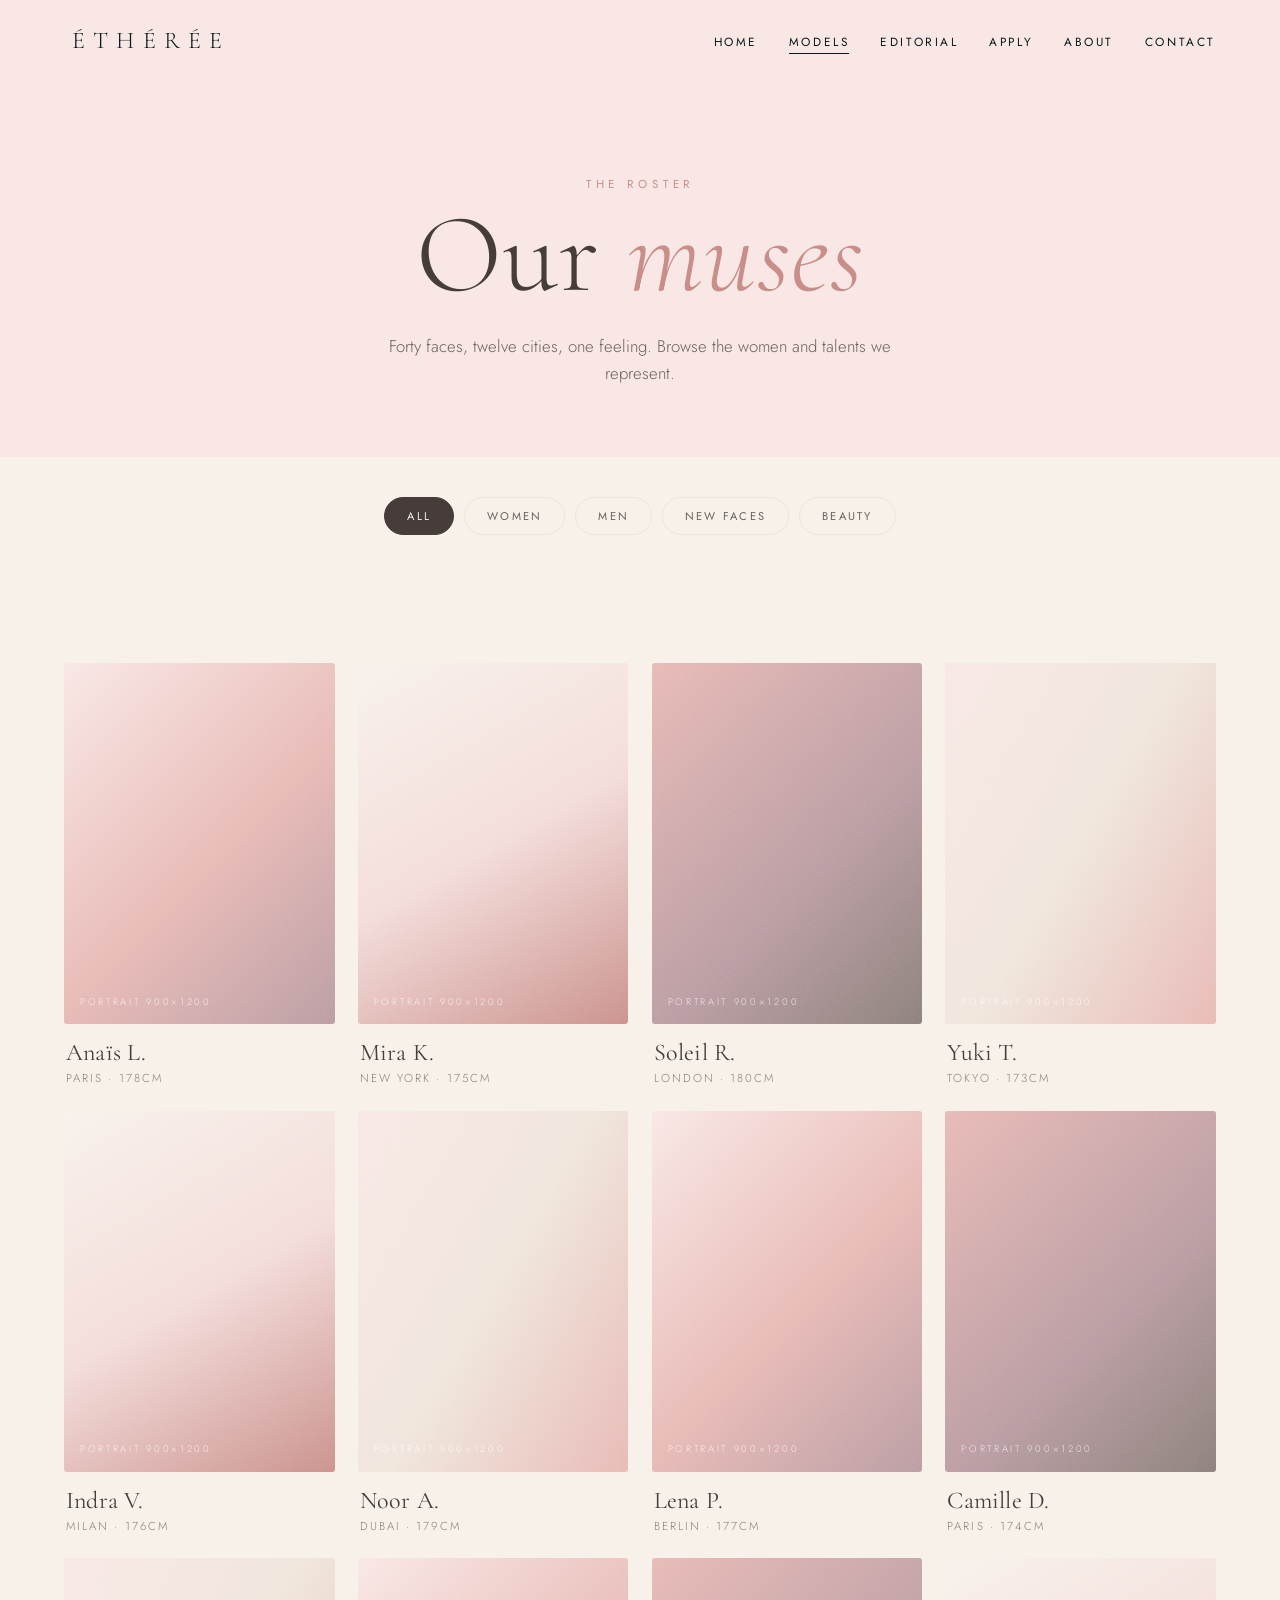
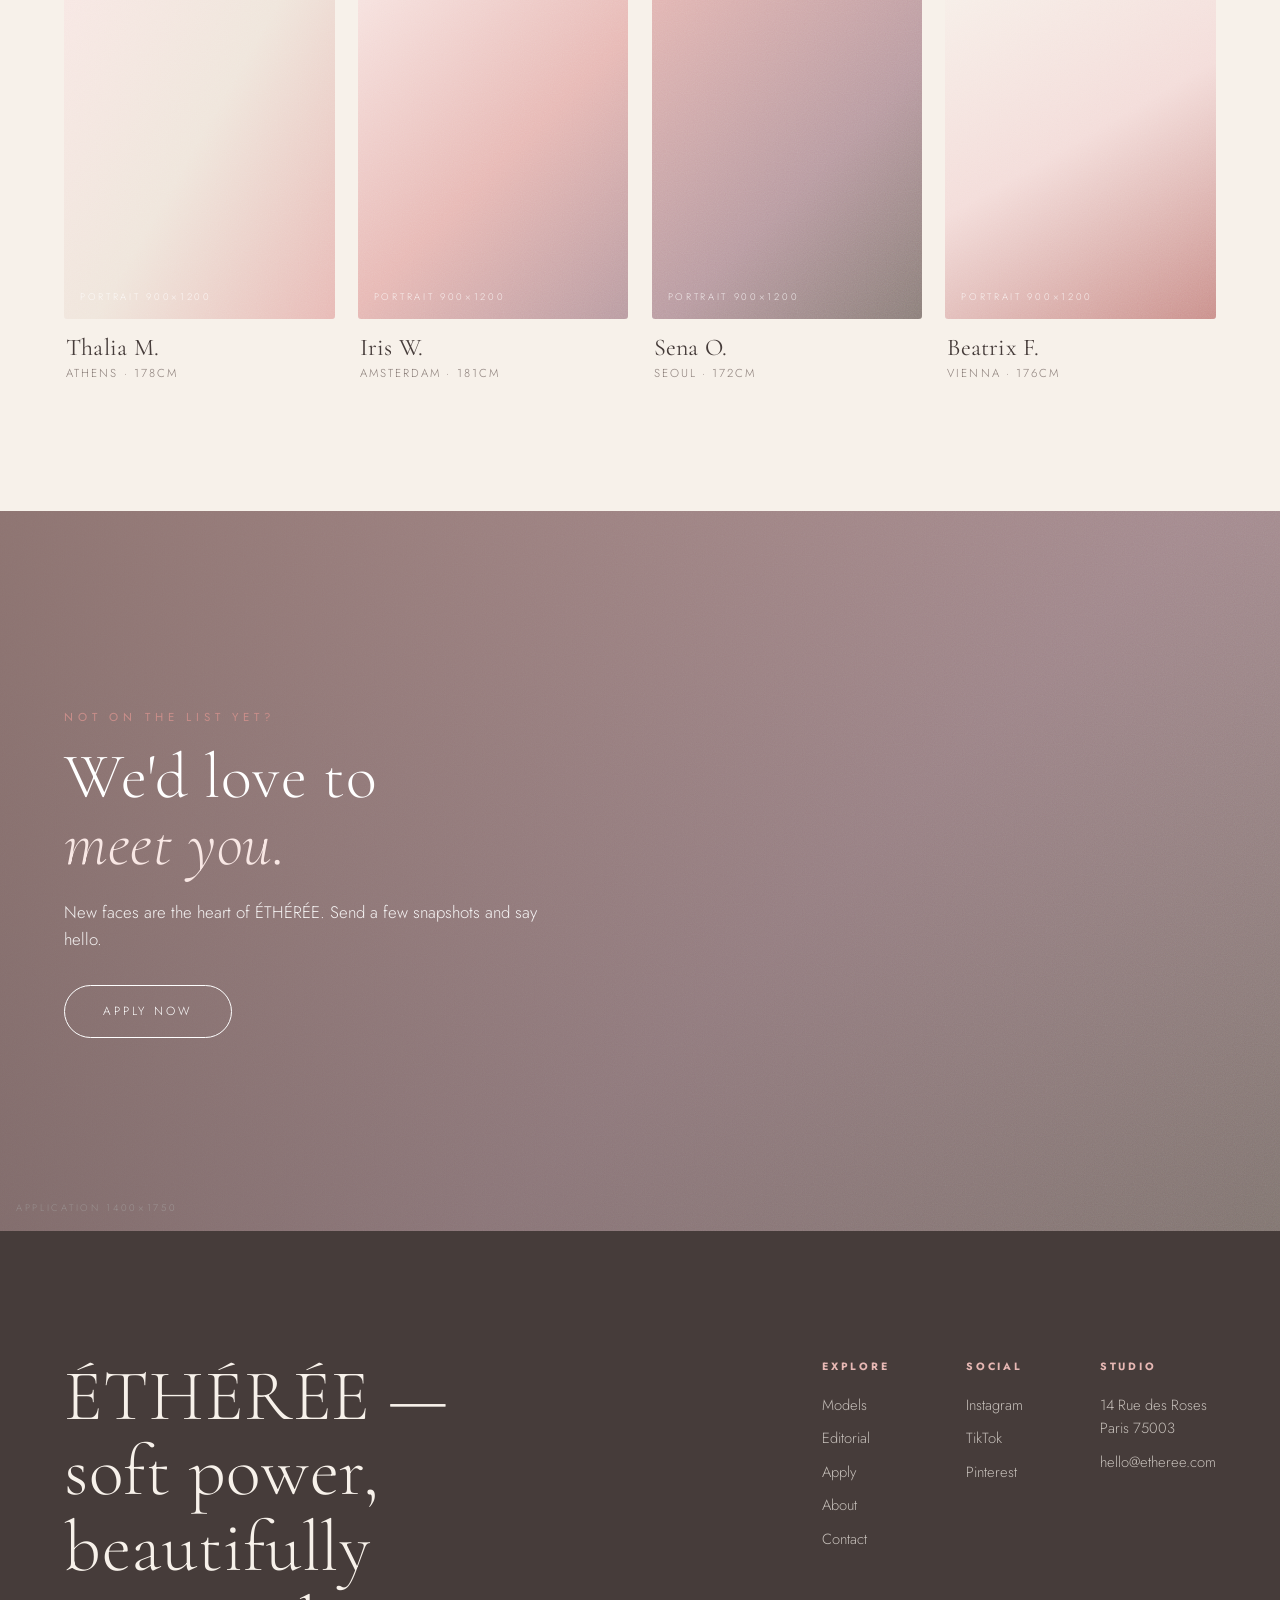
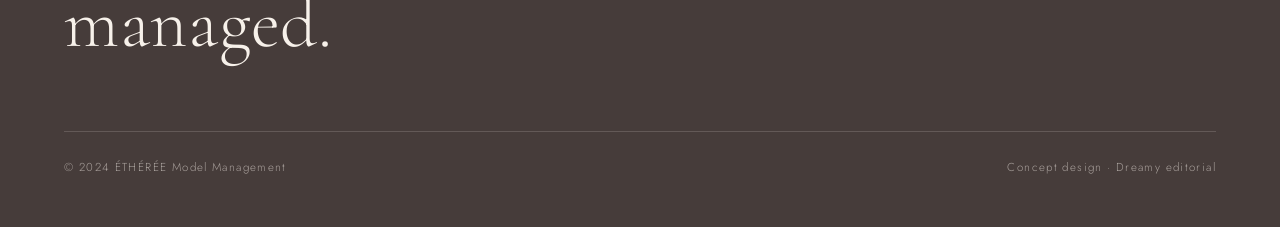
<file: models.html>
<!DOCTYPE html>
<html lang="en">
<head>
<meta charset="UTF-8">
<meta name="viewport" content="width=device-width, initial-scale=1.0">
<title>Models — ÉTHÉRÉE</title>
<link rel="stylesheet" href="styles.css">
</head>
<body>
<nav class="nav">
  <a href="index.html" class="brand">ÉTHÉRÉE</a>
  <button class="nav-toggle" aria-label="Menu">☰</button>
  <ul class="nav-links">
    <li><a href="index.html">Home</a></li>
    <li><a href="models.html" class="active">Models</a></li>
    <li><a href="editorial.html">Editorial</a></li>
    <li><a href="apply.html">Apply</a></li>
    <li><a href="about.html">About</a></li>
    <li><a href="contact.html">Contact</a></li>
  </ul>
</nav>

<section class="page-hero">
  <span class="eyebrow">The roster</span>
  <h1>Our <em>muses</em></h1>
  <p>Forty faces, twelve cities, one feeling. Browse the women and talents we represent.</p>
</section>

<div class="filter-bar">
  <button class="active">All</button>
  <button>Women</button>
  <button>Men</button>
  <button>New faces</button>
  <button>Beauty</button>
</div>

<section class="section wrap">
  <div class="roster">
    <a class="model-card reveal" href="apply.html"><div class="ph grain" data-label="Portrait 900×1200"></div><div class="model-meta"><h3>Anaïs L.</h3><p>Paris · 178cm</p></div></a>
    <a class="model-card reveal d1" href="apply.html"><div class="ph alt grain" data-label="Portrait 900×1200"></div><div class="model-meta"><h3>Mira K.</h3><p>New York · 175cm</p></div></a>
    <a class="model-card reveal d2" href="apply.html"><div class="ph alt2 grain" data-label="Portrait 900×1200"></div><div class="model-meta"><h3>Soleil R.</h3><p>London · 180cm</p></div></a>
    <a class="model-card reveal d3" href="apply.html"><div class="ph alt3 grain" data-label="Portrait 900×1200"></div><div class="model-meta"><h3>Yuki T.</h3><p>Tokyo · 173cm</p></div></a>
    <a class="model-card reveal" href="apply.html"><div class="ph alt grain" data-label="Portrait 900×1200"></div><div class="model-meta"><h3>Indra V.</h3><p>Milan · 176cm</p></div></a>
    <a class="model-card reveal d1" href="apply.html"><div class="ph alt3 grain" data-label="Portrait 900×1200"></div><div class="model-meta"><h3>Noor A.</h3><p>Dubai · 179cm</p></div></a>
    <a class="model-card reveal d2" href="apply.html"><div class="ph grain" data-label="Portrait 900×1200"></div><div class="model-meta"><h3>Lena P.</h3><p>Berlin · 177cm</p></div></a>
    <a class="model-card reveal d3" href="apply.html"><div class="ph alt2 grain" data-label="Portrait 900×1200"></div><div class="model-meta"><h3>Camille D.</h3><p>Paris · 174cm</p></div></a>
    <a class="model-card reveal" href="apply.html"><div class="ph alt3 grain" data-label="Portrait 900×1200"></div><div class="model-meta"><h3>Thalia M.</h3><p>Athens · 178cm</p></div></a>
    <a class="model-card reveal d1" href="apply.html"><div class="ph grain" data-label="Portrait 900×1200"></div><div class="model-meta"><h3>Iris W.</h3><p>Amsterdam · 181cm</p></div></a>
    <a class="model-card reveal d2" href="apply.html"><div class="ph alt2 grain" data-label="Portrait 900×1200"></div><div class="model-meta"><h3>Sena O.</h3><p>Seoul · 172cm</p></div></a>
    <a class="model-card reveal d3" href="apply.html"><div class="ph alt grain" data-label="Portrait 900×1200"></div><div class="model-meta"><h3>Beatrix F.</h3><p>Vienna · 176cm</p></div></a>
  </div>
</section>

<section class="section apply-band">
  <div class="ph alt2 grain apply-img" data-label="Application 1400×1750"></div>
  <div class="apply-copy reveal">
    <span class="eyebrow">Not on the list yet?</span>
    <h2 class="sec-title light">We'd love to<br><em>meet you.</em></h2>
    <p>New faces are the heart of ÉTHÉRÉE. Send a few snapshots and say hello.</p>
    <a href="apply.html" class="btn btn-light">Apply now</a>
  </div>
</section>

<footer class="footer">
  <div class="footer-top">
    <h3>ÉTHÉRÉE — soft power, beautifully managed.</h3>
    <div class="footer-cols">
      <div class="footer-col"><h5>Explore</h5><a href="models.html">Models</a><a href="editorial.html">Editorial</a><a href="apply.html">Apply</a><a href="about.html">About</a><a href="contact.html">Contact</a></div>
      <div class="footer-col"><h5>Social</h5><a href="#">Instagram</a><a href="#">TikTok</a><a href="#">Pinterest</a></div>
      <div class="footer-col"><h5>Studio</h5><p>14 Rue des Roses<br>Paris 75003</p><a href="mailto:hello@etheree.com">hello@etheree.com</a></div>
    </div>
  </div>
  <div class="footer-bottom"><span>© 2024 ÉTHÉRÉE Model Management</span><span>Concept design · Dreamy editorial</span></div>
</footer>
<script src="site.js"></script>
</body>
</html>
</file>
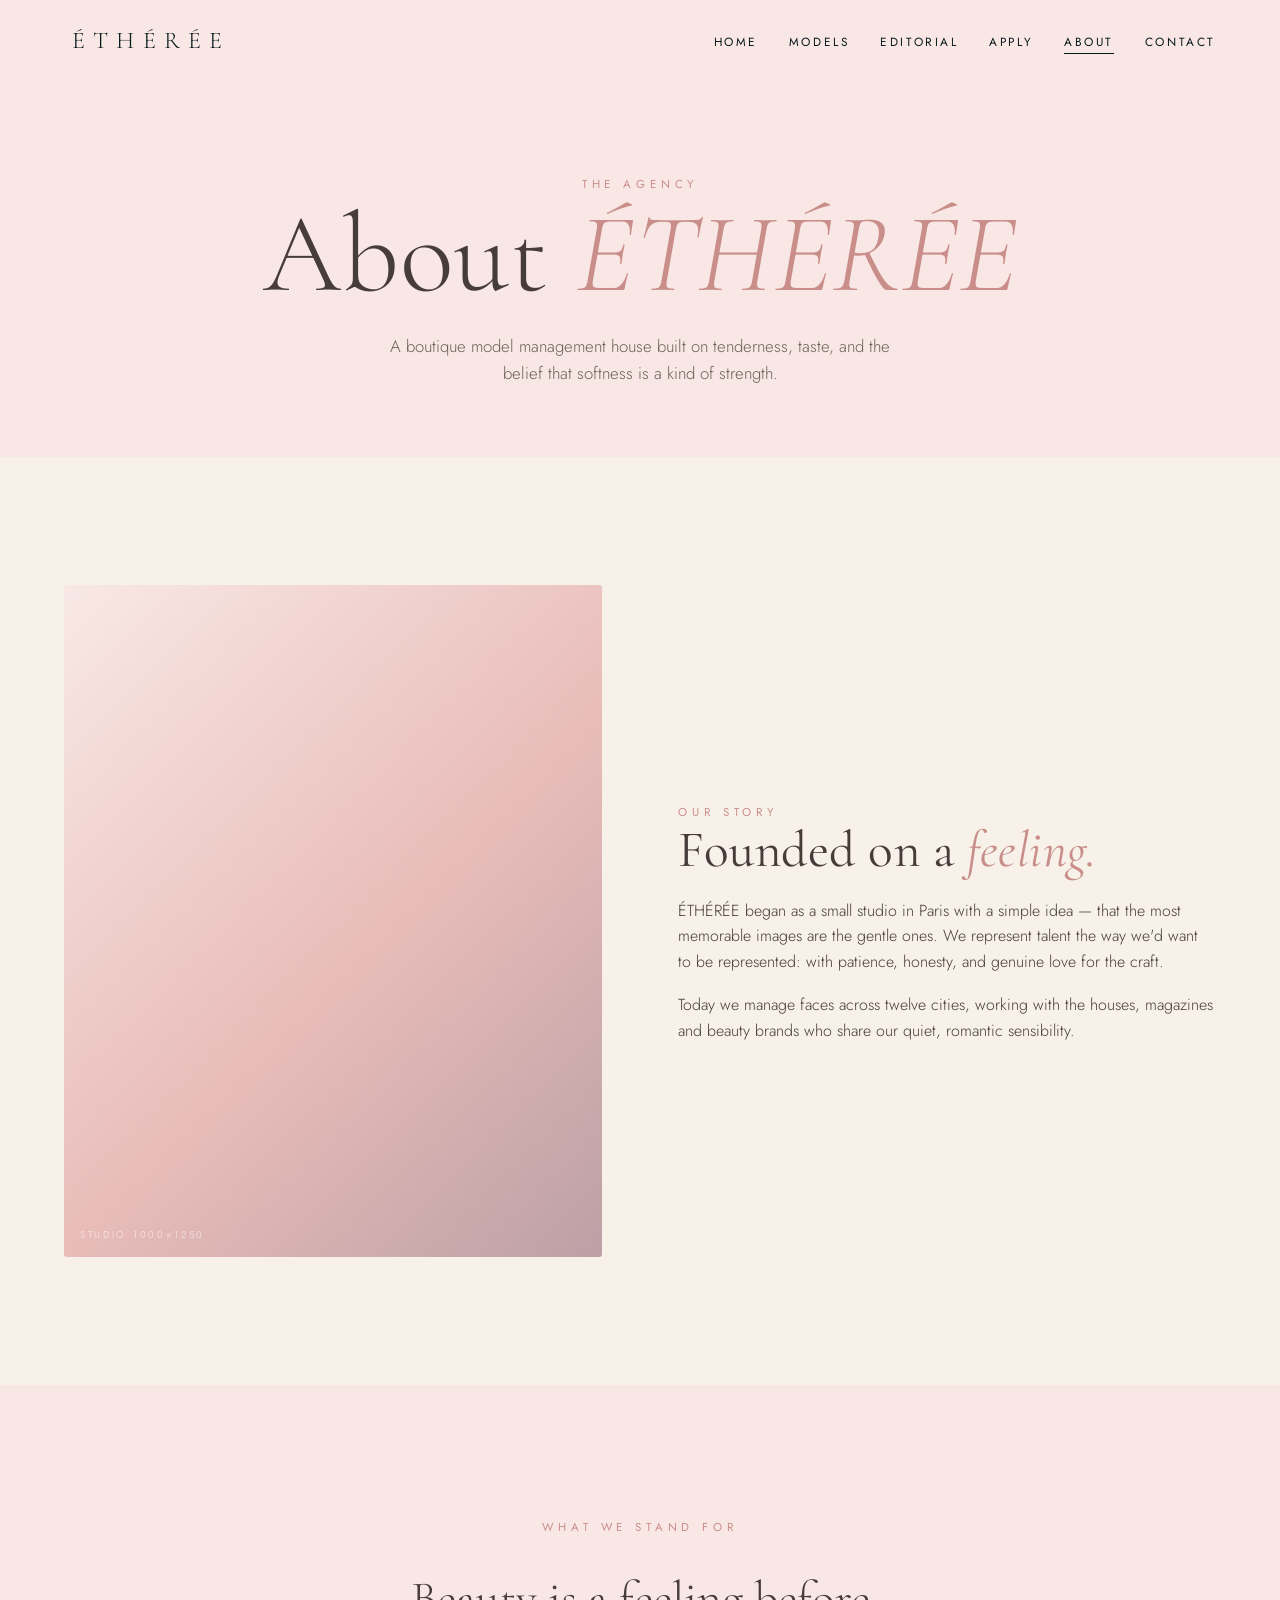
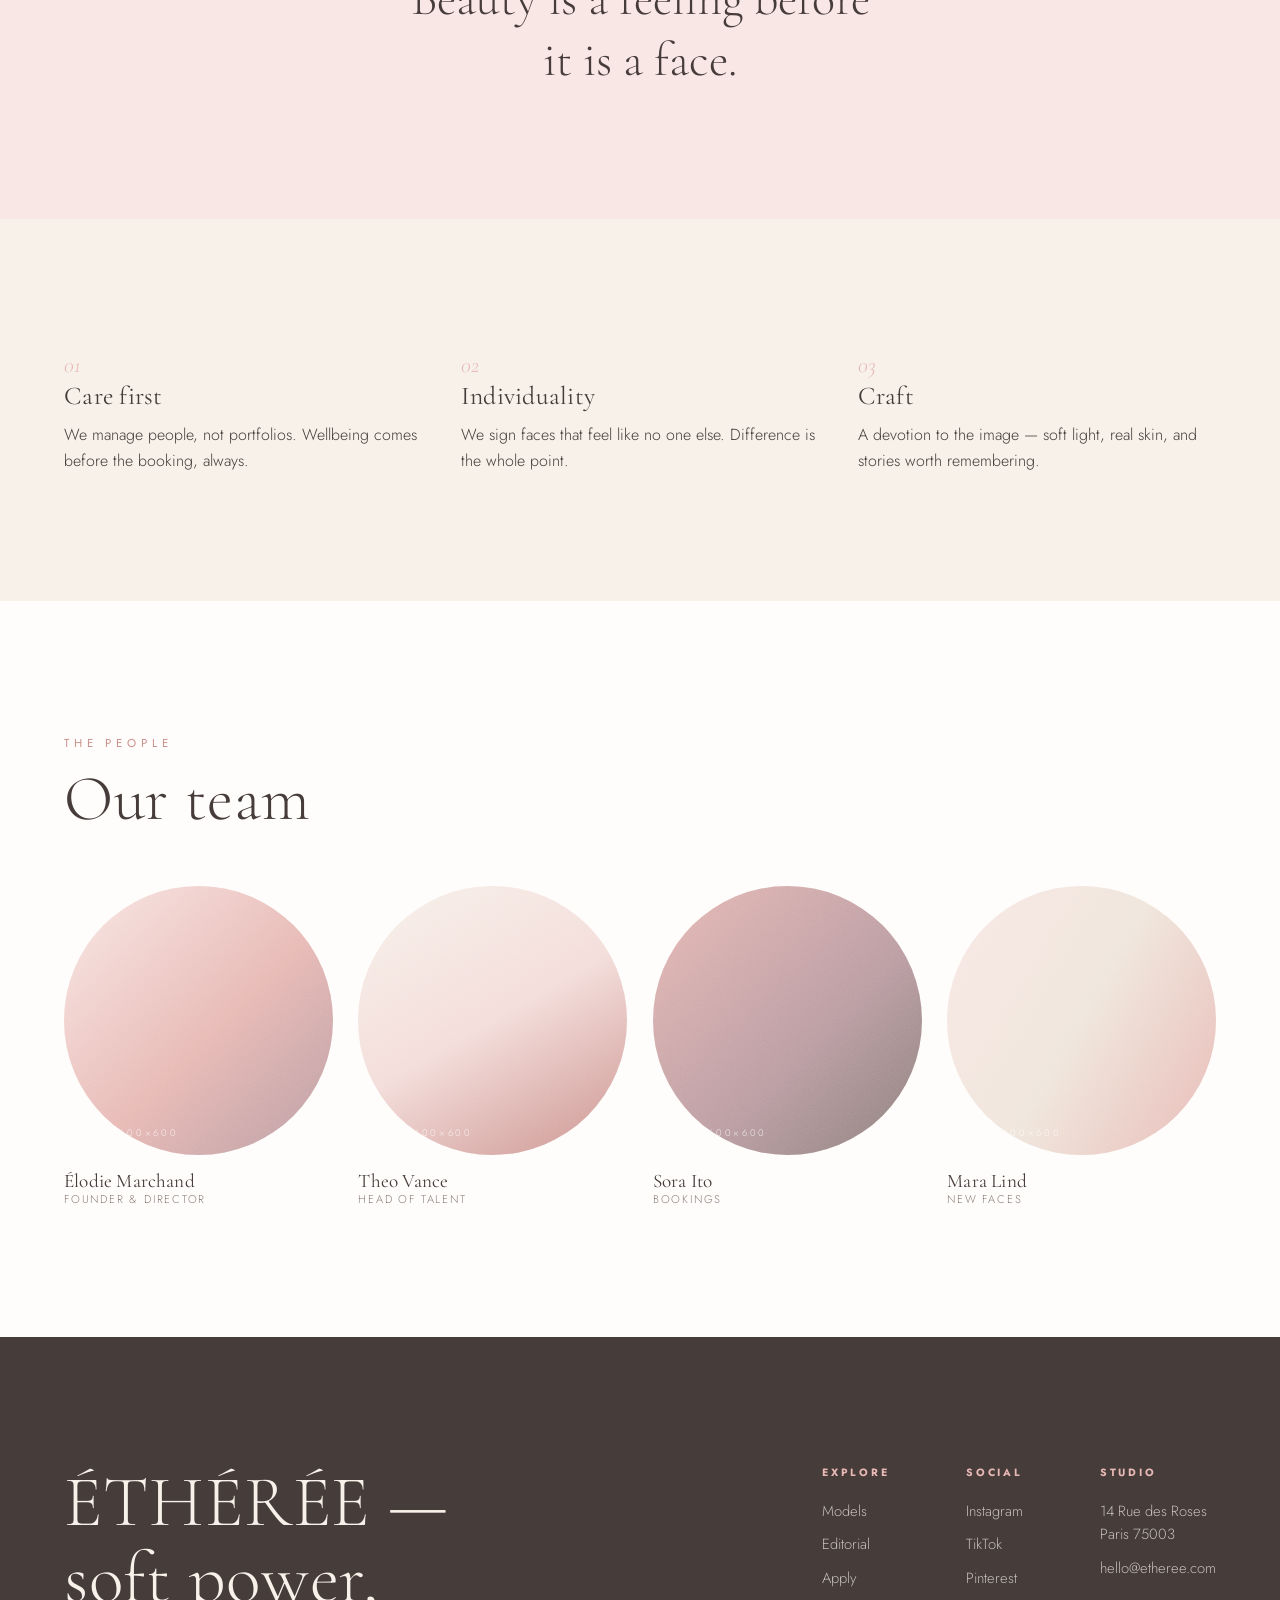
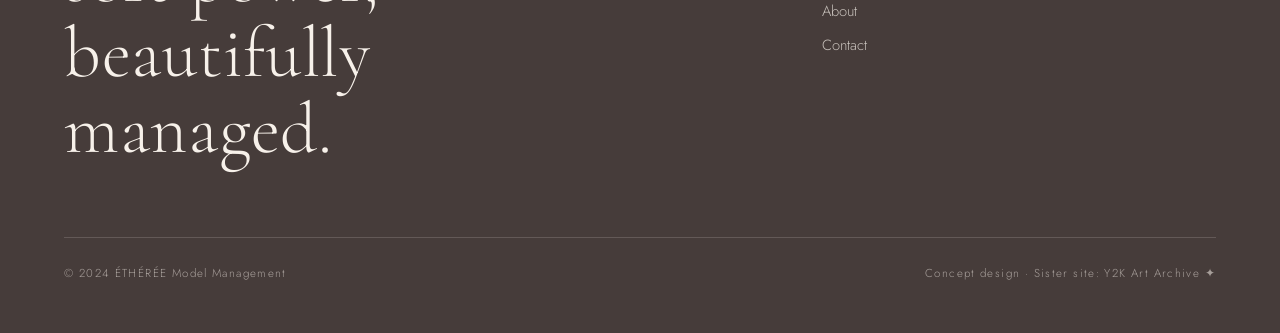
<file: agency/about.html>
<!DOCTYPE html>
<html lang="en">
<head>
<meta charset="UTF-8">
<meta name="viewport" content="width=device-width, initial-scale=1.0">
<title>About — ÉTHÉRÉE</title>
<link rel="preconnect" href="https://fonts.googleapis.com">
<link rel="preconnect" href="https://fonts.gstatic.com" crossorigin>
<link href="https://fonts.googleapis.com/css2?family=Cormorant+Garamond:ital,wght@0,300;0,400;0,500;0,600;1,300;1,400&family=Jost:wght@300;400;500&display=swap" rel="stylesheet">
<link rel="icon" href="data:image/svg+xml,%3Csvg xmlns='http://www.w3.org/2000/svg' viewBox='0 0 16 16'%3E%3Cpath d='M8 0 L9.8 6.2 L16 8 L9.8 9.8 L8 16 L6.2 9.8 L0 8 L6.2 6.2 Z' fill='%23c98e8a'/%3E%3C/svg%3E">
<link rel="stylesheet" href="styles.css">
</head>
<body>
<nav class="nav">
  <a href="index.html" class="brand">ÉTHÉRÉE</a>
  <button class="nav-toggle" aria-label="Menu">☰</button>
  <ul class="nav-links">
    <li><a href="index.html">Home</a></li>
    <li><a href="models.html">Models</a></li>
    <li><a href="editorial.html">Editorial</a></li>
    <li><a href="apply.html">Apply</a></li>
    <li><a href="about.html" class="active">About</a></li>
    <li><a href="contact.html">Contact</a></li>
  </ul>
</nav>

<section class="page-hero">
  <span class="eyebrow">The agency</span>
  <h1>About <em>ÉTHÉRÉE</em></h1>
  <p>A boutique model management house built on tenderness, taste, and the belief that softness is a kind of strength.</p>
</section>

<section class="section wrap">
  <div class="about-split">
    <div class="ph grain reveal" data-label="Studio 1000×1250"></div>
    <div class="reveal d1">
      <span class="eyebrow">Our story</span>
      <h2>Founded on a <em>feeling.</em></h2>
      <p>ÉTHÉRÉE began as a small studio in Paris with a simple idea — that the most memorable images are the gentle ones. We represent talent the way we'd want to be represented: with patience, honesty, and genuine love for the craft.</p>
      <p style="margin-top:18px">Today we manage faces across twelve cities, working with the houses, magazines and beauty brands who share our quiet, romantic sensibility.</p>
    </div>
  </div>
</section>

<section class="section philosophy">
  <div class="wrap philosophy-inner">
    <span class="eyebrow reveal">What we stand for</span>
    <p class="philosophy-quote reveal d1">Beauty is a feeling before it is a face.</p>
  </div>
</section>

<section class="section wrap">
  <div class="values">
    <div class="value reveal"><span class="num">01</span><h4>Care first</h4><p>We manage people, not portfolios. Wellbeing comes before the booking, always.</p></div>
    <div class="value reveal d1"><span class="num">02</span><h4>Individuality</h4><p>We sign faces that feel like no one else. Difference is the whole point.</p></div>
    <div class="value reveal d2"><span class="num">03</span><h4>Craft</h4><p>A devotion to the image — soft light, real skin, and stories worth remembering.</p></div>
  </div>
</section>

<section class="section editorial-band">
  <div class="wrap">
    <div class="row-head reveal"><div><span class="eyebrow">The people</span><h2 class="sec-title">Our team</h2></div></div>
    <div class="team-grid">
      <div class="reveal"><div class="ph grain" data-label="Team 600×600"></div><h4>Élodie Marchand</h4><p>Founder &amp; Director</p></div>
      <div class="reveal d1"><div class="ph alt grain" data-label="Team 600×600"></div><h4>Theo Vance</h4><p>Head of Talent</p></div>
      <div class="reveal d2"><div class="ph alt2 grain" data-label="Team 600×600"></div><h4>Sora Ito</h4><p>Bookings</p></div>
      <div class="reveal d3"><div class="ph alt3 grain" data-label="Team 600×600"></div><h4>Mara Lind</h4><p>New Faces</p></div>
    </div>
  </div>
</section>

<footer class="footer">
  <div class="footer-top">
    <h3>ÉTHÉRÉE — soft power, beautifully managed.</h3>
    <div class="footer-cols">
      <div class="footer-col"><h5>Explore</h5><a href="models.html">Models</a><a href="editorial.html">Editorial</a><a href="apply.html">Apply</a><a href="about.html">About</a><a href="contact.html">Contact</a></div>
      <div class="footer-col"><h5>Social</h5><a href="#">Instagram</a><a href="#">TikTok</a><a href="#">Pinterest</a></div>
      <div class="footer-col"><h5>Studio</h5><p>14 Rue des Roses<br>Paris 75003</p><a href="mailto:hello@etheree.com">hello@etheree.com</a></div>
    </div>
  </div>
  <div class="footer-bottom"><span>© 2024 ÉTHÉRÉE Model Management</span><span>Concept design · <a href="../index.html">Sister site: Y2K Art Archive ✦</a></span></div>
</footer>
<script src="site.js"></script>
</body>
</html>
</file>
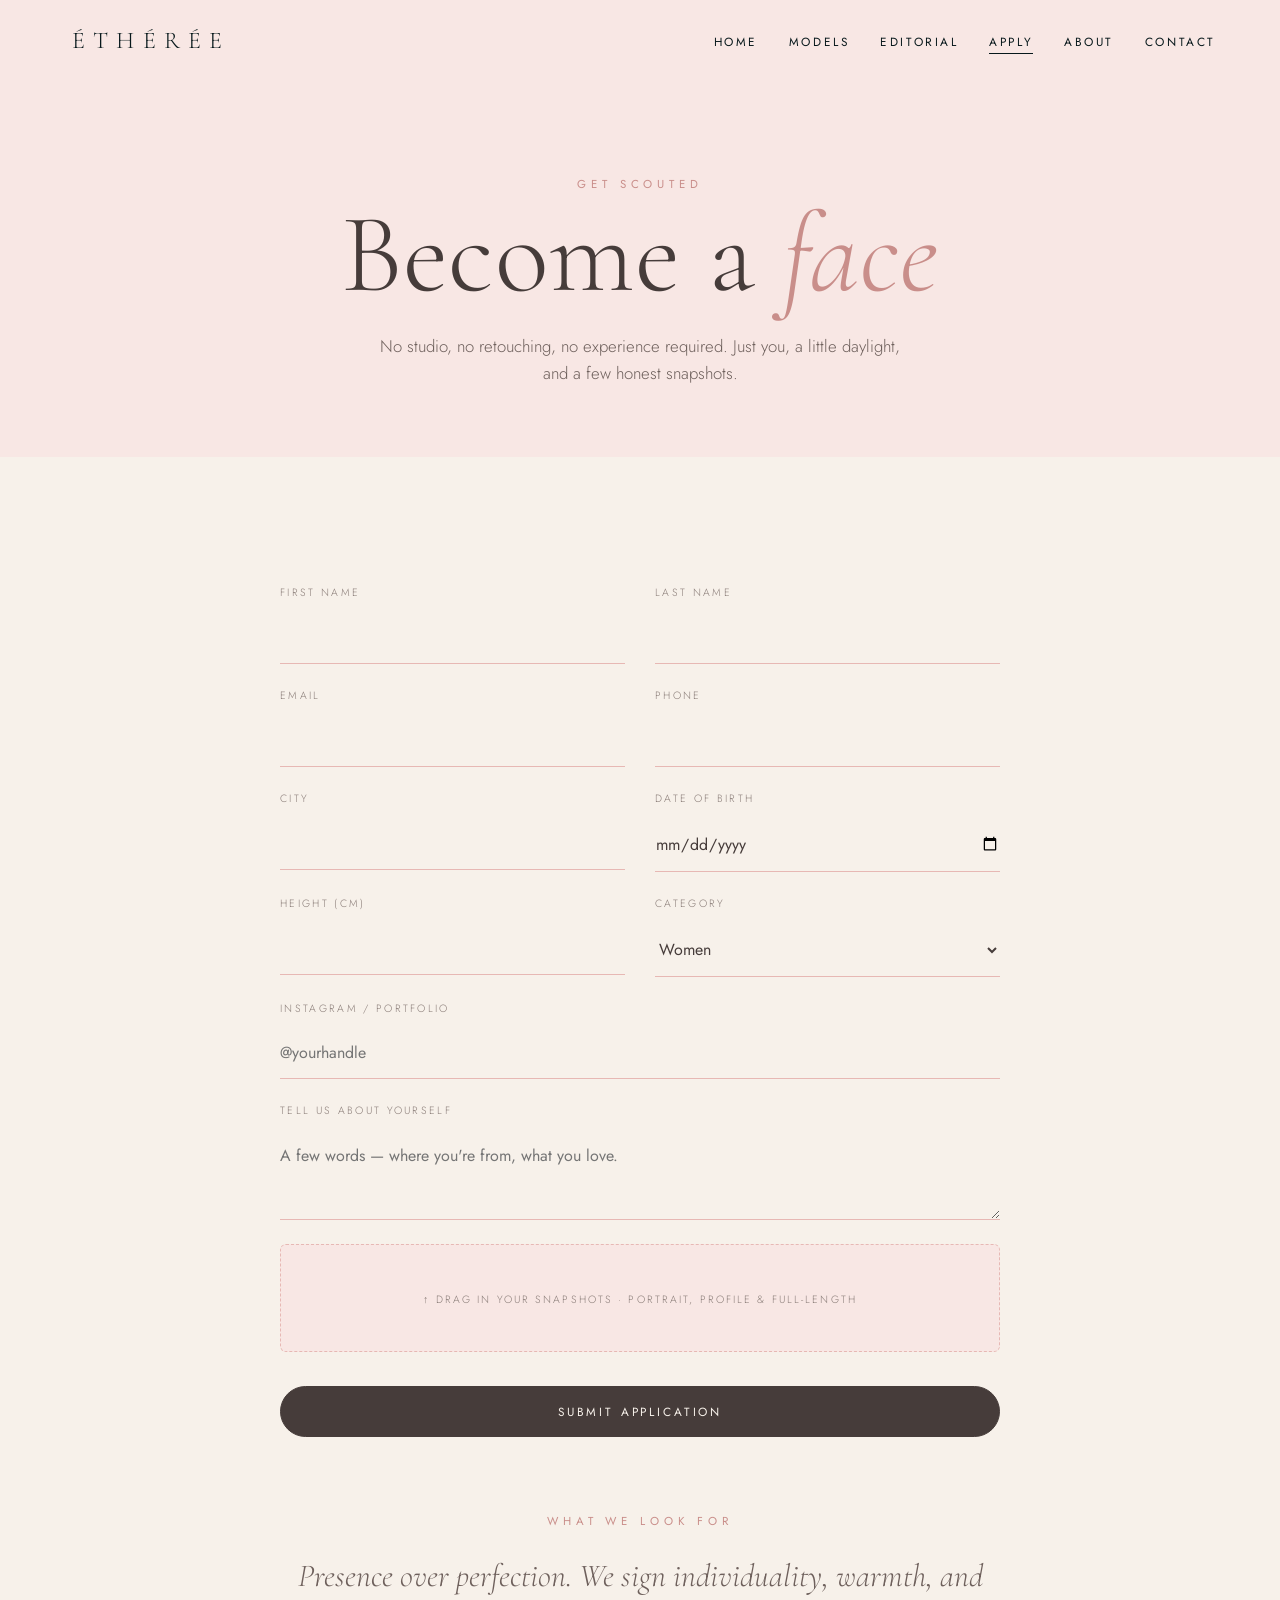
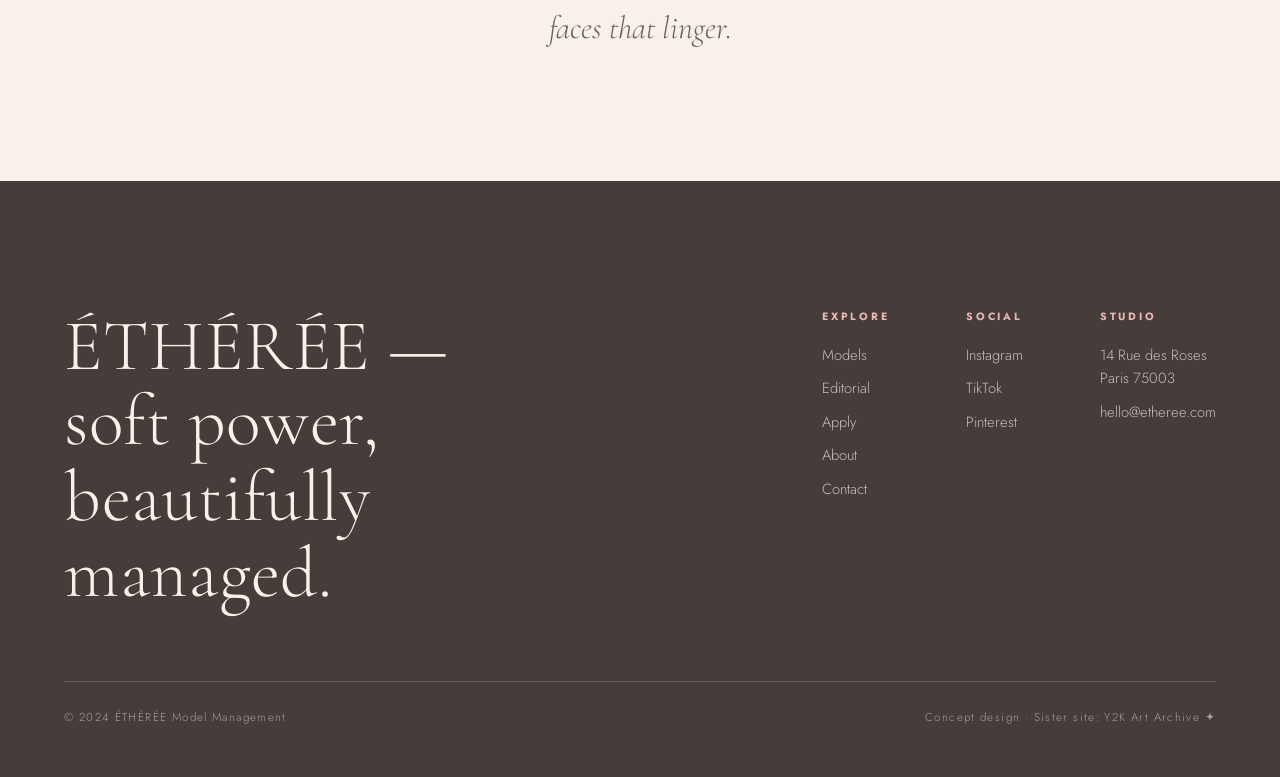
<file: agency/apply.html>
<!DOCTYPE html>
<html lang="en">
<head>
<meta charset="UTF-8">
<meta name="viewport" content="width=device-width, initial-scale=1.0">
<title>Apply — ÉTHÉRÉE</title>
<link rel="preconnect" href="https://fonts.googleapis.com">
<link rel="preconnect" href="https://fonts.gstatic.com" crossorigin>
<link href="https://fonts.googleapis.com/css2?family=Cormorant+Garamond:ital,wght@0,300;0,400;0,500;0,600;1,300;1,400&family=Jost:wght@300;400;500&display=swap" rel="stylesheet">
<link rel="icon" href="data:image/svg+xml,%3Csvg xmlns='http://www.w3.org/2000/svg' viewBox='0 0 16 16'%3E%3Cpath d='M8 0 L9.8 6.2 L16 8 L9.8 9.8 L8 16 L6.2 9.8 L0 8 L6.2 6.2 Z' fill='%23c98e8a'/%3E%3C/svg%3E">
<link rel="stylesheet" href="styles.css">
</head>
<body>
<nav class="nav">
  <a href="index.html" class="brand">ÉTHÉRÉE</a>
  <button class="nav-toggle" aria-label="Menu">☰</button>
  <ul class="nav-links">
    <li><a href="index.html">Home</a></li>
    <li><a href="models.html">Models</a></li>
    <li><a href="editorial.html">Editorial</a></li>
    <li><a href="apply.html" class="active">Apply</a></li>
    <li><a href="about.html">About</a></li>
    <li><a href="contact.html">Contact</a></li>
  </ul>
</nav>

<section class="page-hero">
  <span class="eyebrow">Get scouted</span>
  <h1>Become a <em>face</em></h1>
  <p>No studio, no retouching, no experience required. Just you, a little daylight, and a few honest snapshots.</p>
</section>

<section class="section wrap">
  <div class="form-wrap">
    <!-- Concept site: the form has no backend; submissions show a thank-you and are not sent anywhere. -->
    <form class="form-grid reveal" onsubmit="event.preventDefault(); this.innerHTML='<div class=\'field full\' style=\'text-align:center\'><h3 style=\'font-family:var(--serif);font-size:2rem\'>Thank you — we\'ll be in touch soon.</h3></div>';">
      <div class="field"><label for="ap-first">First name</label><input id="ap-first" type="text" required></div>
      <div class="field"><label for="ap-last">Last name</label><input id="ap-last" type="text" required></div>
      <div class="field"><label for="ap-email">Email</label><input id="ap-email" type="email" required></div>
      <div class="field"><label for="ap-phone">Phone</label><input id="ap-phone" type="tel"></div>
      <div class="field"><label for="ap-city">City</label><input id="ap-city" type="text"></div>
      <div class="field"><label for="ap-dob">Date of birth</label><input id="ap-dob" type="date"></div>
      <div class="field"><label for="ap-height">Height (cm)</label><input id="ap-height" type="number"></div>
      <div class="field"><label for="ap-cat">Category</label>
        <select id="ap-cat"><option>Women</option><option>Men</option><option>Beauty</option><option>New faces</option></select>
      </div>
      <div class="field full"><label for="ap-insta">Instagram / portfolio</label><input id="ap-insta" type="text" placeholder="@yourhandle"></div>
      <div class="field full"><label for="ap-about">Tell us about yourself</label><textarea id="ap-about" placeholder="A few words — where you're from, what you love."></textarea></div>
      <div class="upload-box"><span>↑ Drag in your snapshots · portrait, profile &amp; full-length</span></div>
      <div class="field full" style="margin-top:10px"><button type="submit" class="btn btn-fill">Submit application</button></div>
    </form>

    <div class="reveal d1" style="margin-top:70px; text-align:center">
      <span class="eyebrow">What we look for</span>
      <p class="lede" style="margin:18px auto 0; max-width:50ch">Presence over perfection. We sign individuality, warmth, and faces that linger.</p>
    </div>
  </div>
</section>

<footer class="footer">
  <div class="footer-top">
    <h3>ÉTHÉRÉE — soft power, beautifully managed.</h3>
    <div class="footer-cols">
      <div class="footer-col"><h5>Explore</h5><a href="models.html">Models</a><a href="editorial.html">Editorial</a><a href="apply.html">Apply</a><a href="about.html">About</a><a href="contact.html">Contact</a></div>
      <div class="footer-col"><h5>Social</h5><a href="#">Instagram</a><a href="#">TikTok</a><a href="#">Pinterest</a></div>
      <div class="footer-col"><h5>Studio</h5><p>14 Rue des Roses<br>Paris 75003</p><a href="mailto:hello@etheree.com">hello@etheree.com</a></div>
    </div>
  </div>
  <div class="footer-bottom"><span>© 2024 ÉTHÉRÉE Model Management</span><span>Concept design · <a href="../index.html">Sister site: Y2K Art Archive ✦</a></span></div>
</footer>
<script src="site.js"></script>
</body>
</html>
</file>
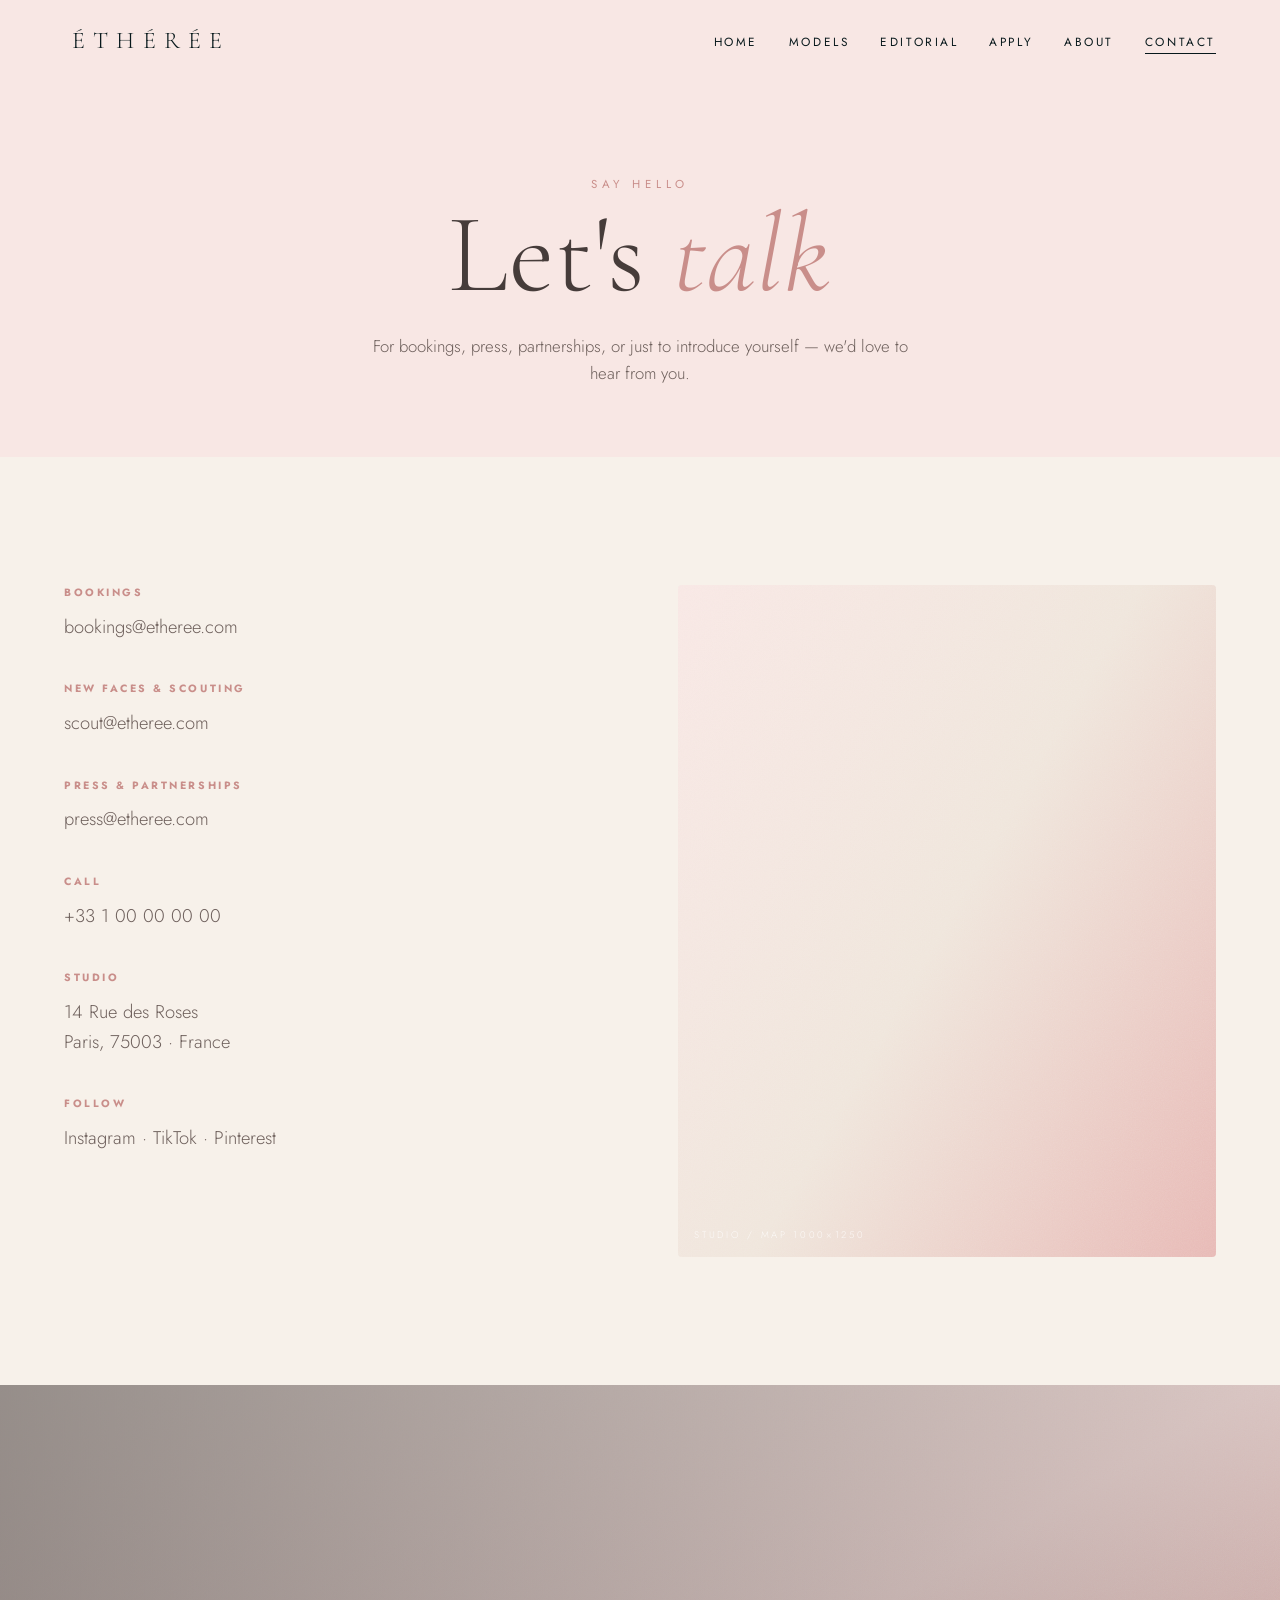
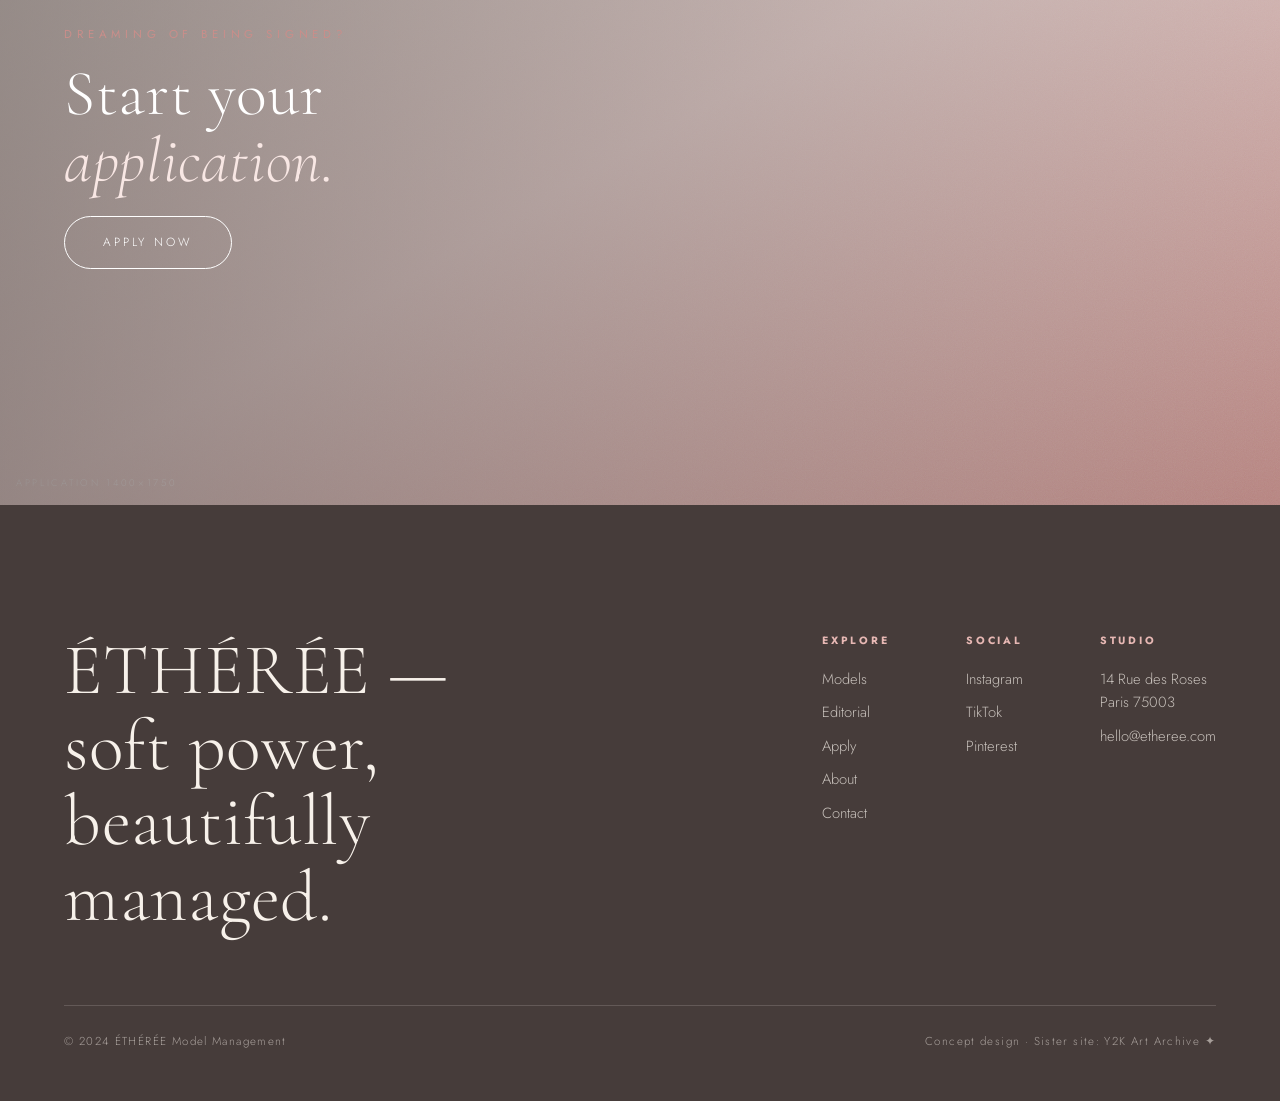
<file: agency/contact.html>
<!DOCTYPE html>
<html lang="en">
<head>
<meta charset="UTF-8">
<meta name="viewport" content="width=device-width, initial-scale=1.0">
<title>Contact — ÉTHÉRÉE</title>
<link rel="preconnect" href="https://fonts.googleapis.com">
<link rel="preconnect" href="https://fonts.gstatic.com" crossorigin>
<link href="https://fonts.googleapis.com/css2?family=Cormorant+Garamond:ital,wght@0,300;0,400;0,500;0,600;1,300;1,400&family=Jost:wght@300;400;500&display=swap" rel="stylesheet">
<link rel="icon" href="data:image/svg+xml,%3Csvg xmlns='http://www.w3.org/2000/svg' viewBox='0 0 16 16'%3E%3Cpath d='M8 0 L9.8 6.2 L16 8 L9.8 9.8 L8 16 L6.2 9.8 L0 8 L6.2 6.2 Z' fill='%23c98e8a'/%3E%3C/svg%3E">
<link rel="stylesheet" href="styles.css">
</head>
<body>
<nav class="nav">
  <a href="index.html" class="brand">ÉTHÉRÉE</a>
  <button class="nav-toggle" aria-label="Menu">☰</button>
  <ul class="nav-links">
    <li><a href="index.html">Home</a></li>
    <li><a href="models.html">Models</a></li>
    <li><a href="editorial.html">Editorial</a></li>
    <li><a href="apply.html">Apply</a></li>
    <li><a href="about.html">About</a></li>
    <li><a href="contact.html" class="active">Contact</a></li>
  </ul>
</nav>

<section class="page-hero">
  <span class="eyebrow">Say hello</span>
  <h1>Let's <em>talk</em></h1>
  <p>For bookings, press, partnerships, or just to introduce yourself — we'd love to hear from you.</p>
</section>

<section class="section wrap">
  <div class="contact-split">
    <div class="reveal">
      <div class="contact-block"><h5>Bookings</h5><a href="mailto:bookings@etheree.com">bookings@etheree.com</a></div>
      <div class="contact-block"><h5>New faces &amp; scouting</h5><a href="mailto:scout@etheree.com">scout@etheree.com</a></div>
      <div class="contact-block"><h5>Press &amp; partnerships</h5><a href="mailto:press@etheree.com">press@etheree.com</a></div>
      <div class="contact-block"><h5>Call</h5><a href="tel:+33100000000">+33 1 00 00 00 00</a></div>
      <div class="contact-block"><h5>Studio</h5><p>14 Rue des Roses<br>Paris, 75003 · France</p></div>
      <div class="contact-block"><h5>Follow</h5><a href="#">Instagram · TikTok · Pinterest</a></div>
    </div>
    <div class="reveal d1">
      <div class="ph alt3 grain map-ph" data-label="Studio / map 1000×1250"></div>
    </div>
  </div>
</section>

<section class="section apply-band">
  <div class="ph alt grain apply-img" data-label="Application 1400×1750"></div>
  <div class="apply-copy reveal">
    <span class="eyebrow">Dreaming of being signed?</span>
    <h2 class="sec-title light">Start your<br><em>application.</em></h2>
    <a href="apply.html" class="btn btn-light">Apply now</a>
  </div>
</section>

<footer class="footer">
  <div class="footer-top">
    <h3>ÉTHÉRÉE — soft power, beautifully managed.</h3>
    <div class="footer-cols">
      <div class="footer-col"><h5>Explore</h5><a href="models.html">Models</a><a href="editorial.html">Editorial</a><a href="apply.html">Apply</a><a href="about.html">About</a><a href="contact.html">Contact</a></div>
      <div class="footer-col"><h5>Social</h5><a href="#">Instagram</a><a href="#">TikTok</a><a href="#">Pinterest</a></div>
      <div class="footer-col"><h5>Studio</h5><p>14 Rue des Roses<br>Paris 75003</p><a href="mailto:hello@etheree.com">hello@etheree.com</a></div>
    </div>
  </div>
  <div class="footer-bottom"><span>© 2024 ÉTHÉRÉE Model Management</span><span>Concept design · <a href="../index.html">Sister site: Y2K Art Archive ✦</a></span></div>
</footer>
<script src="site.js"></script>
</body>
</html>
</file>
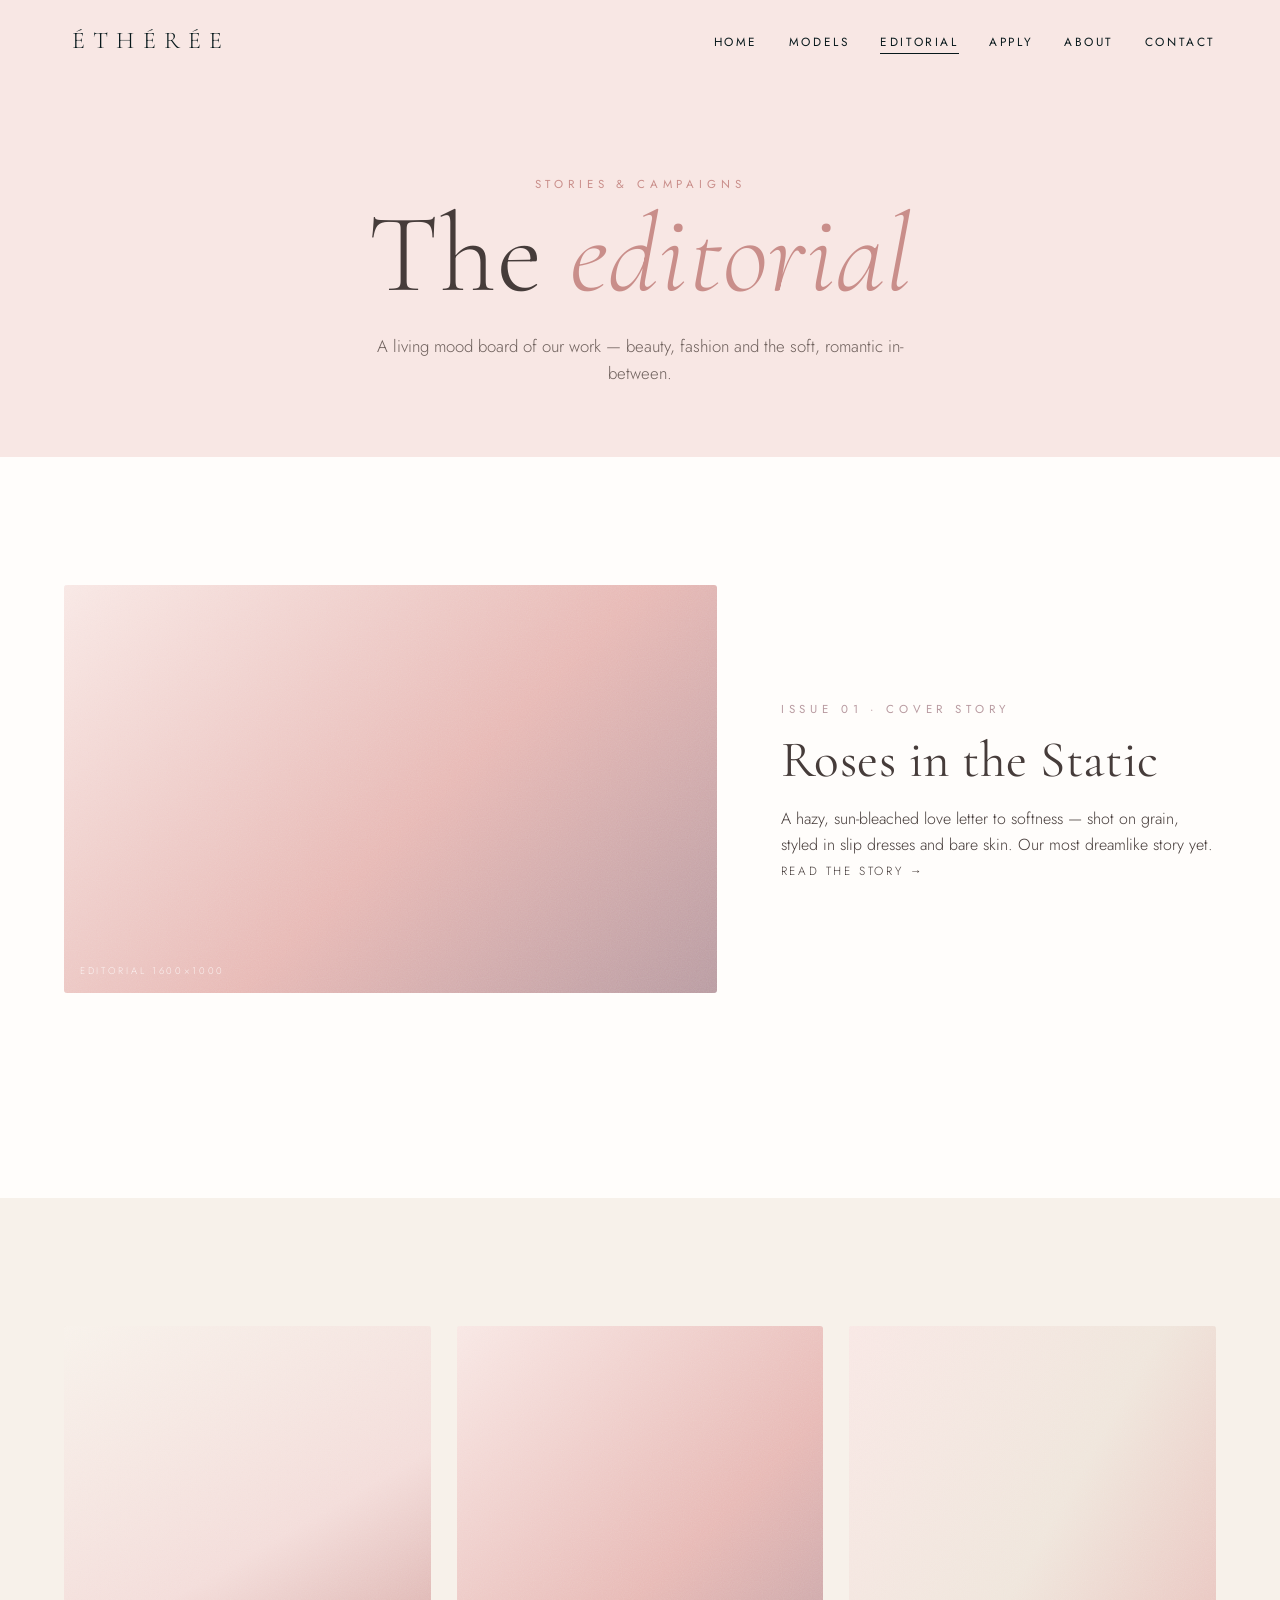
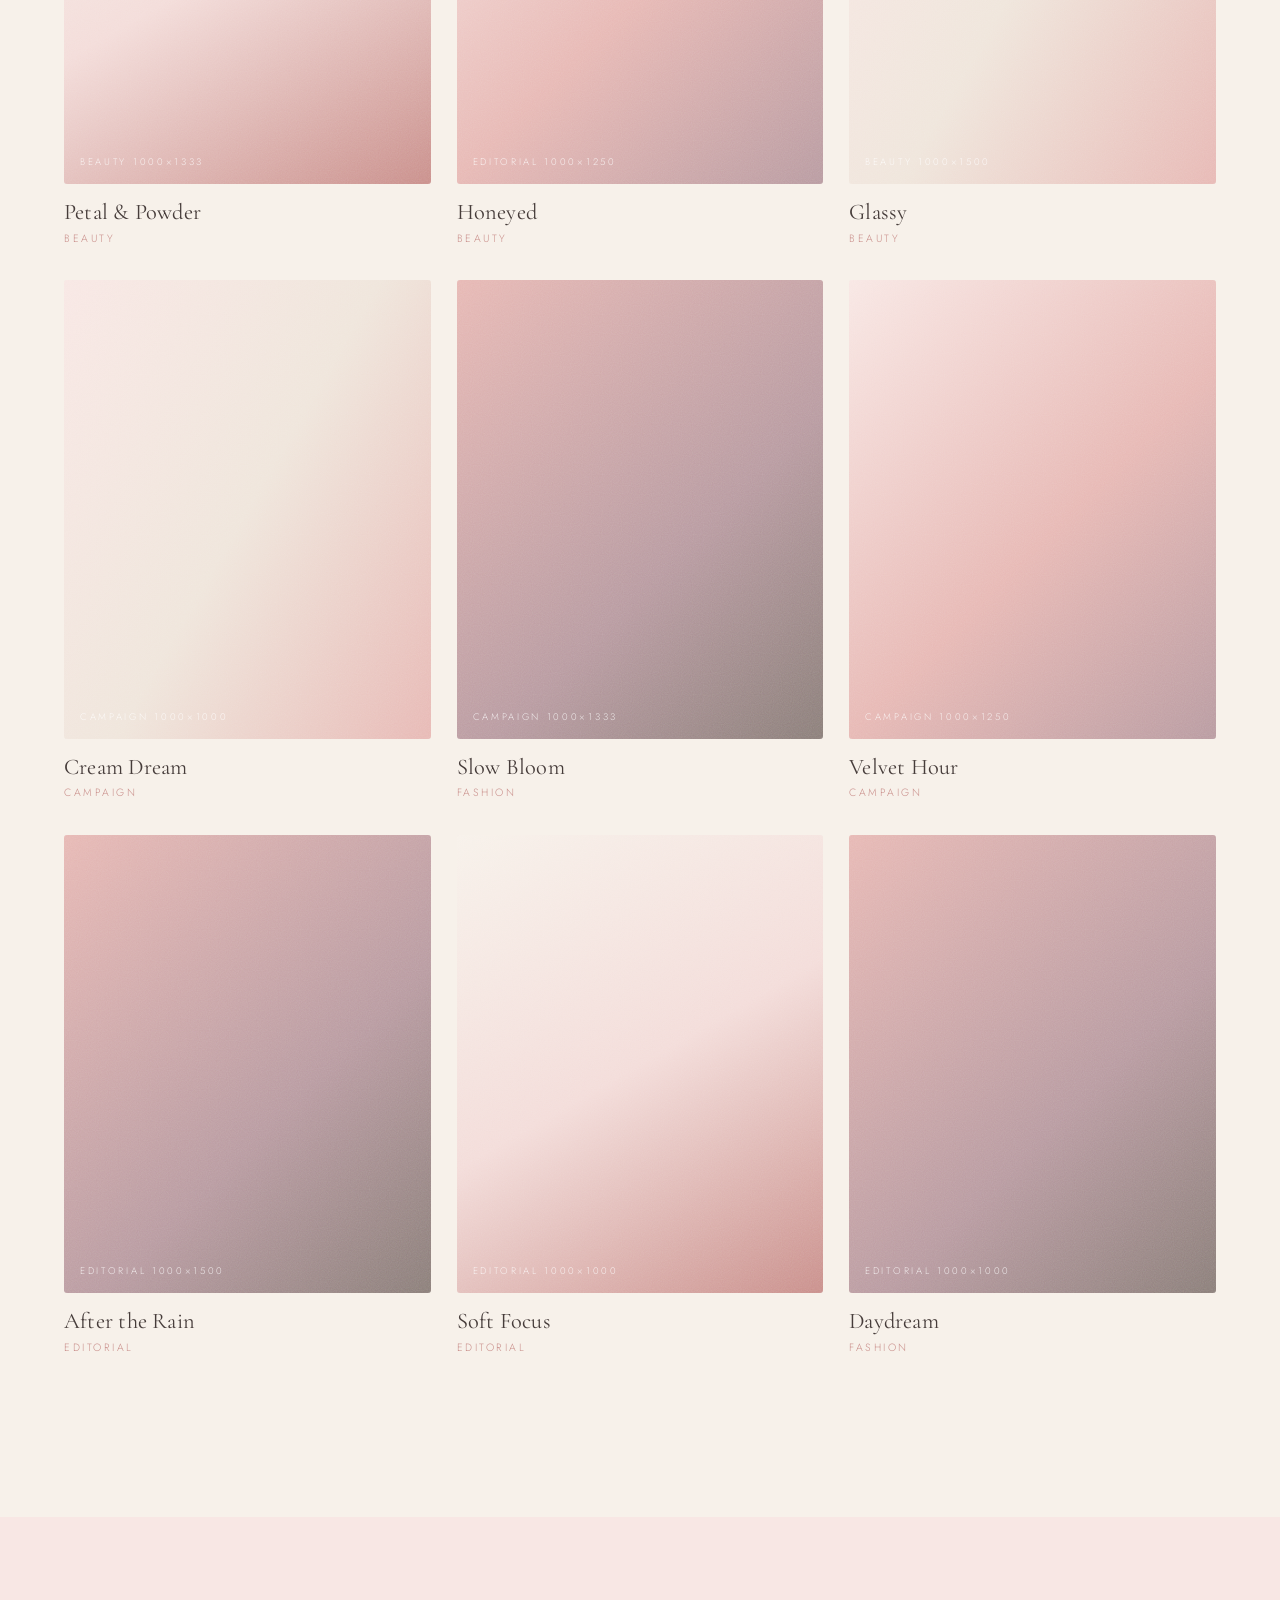
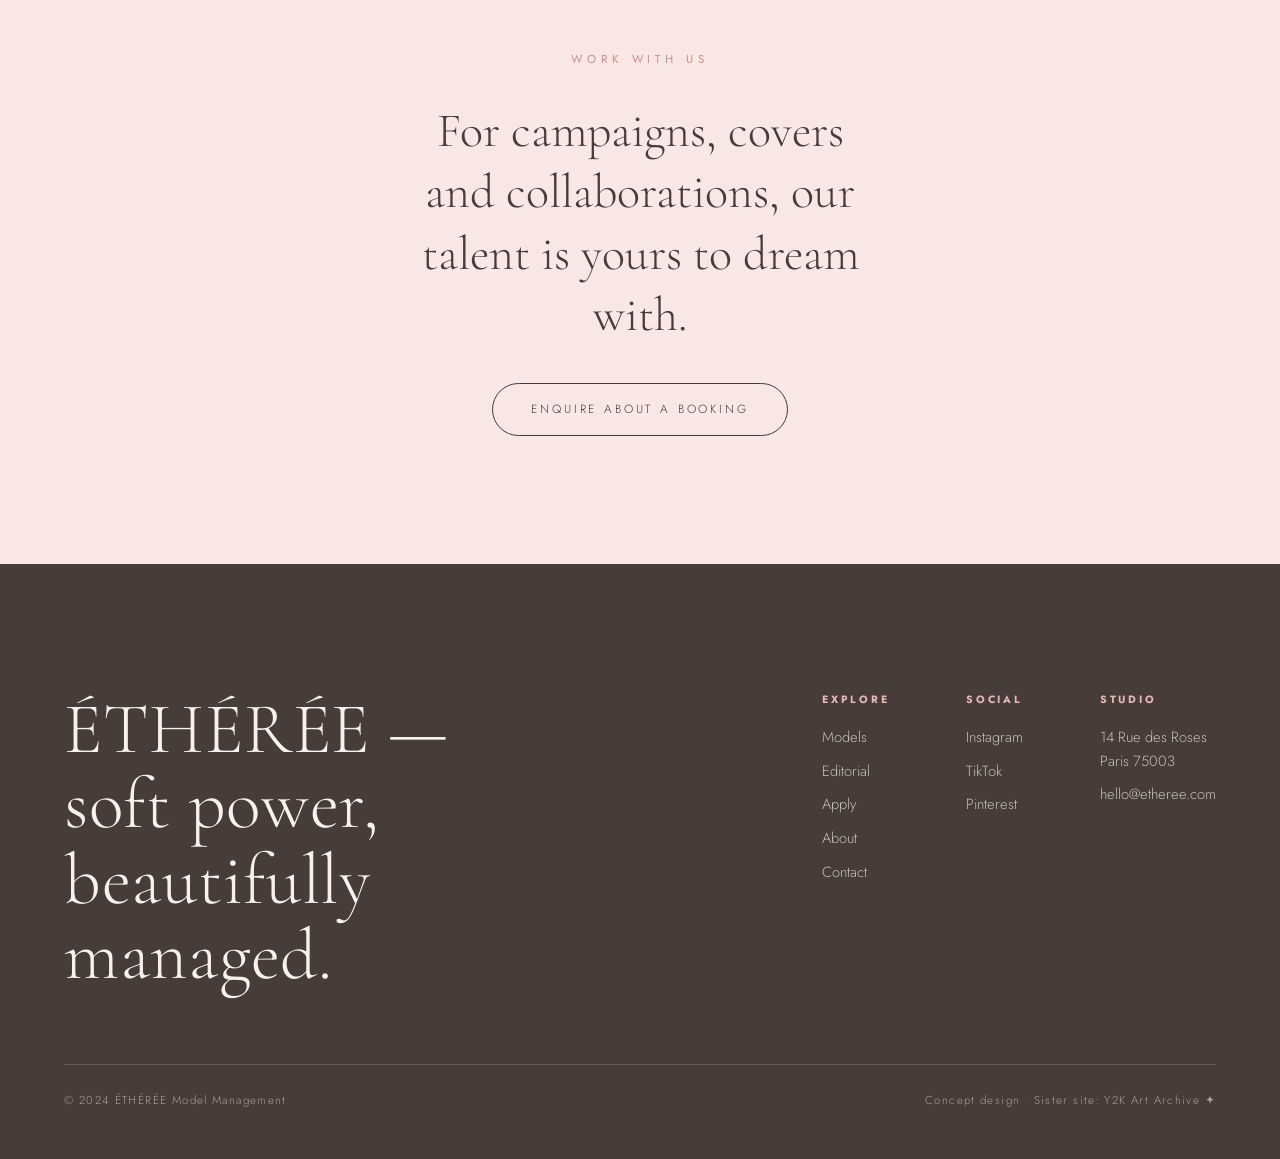
<file: agency/editorial.html>
<!DOCTYPE html>
<html lang="en">
<head>
<meta charset="UTF-8">
<meta name="viewport" content="width=device-width, initial-scale=1.0">
<title>Editorial — ÉTHÉRÉE</title>
<link rel="preconnect" href="https://fonts.googleapis.com">
<link rel="preconnect" href="https://fonts.gstatic.com" crossorigin>
<link href="https://fonts.googleapis.com/css2?family=Cormorant+Garamond:ital,wght@0,300;0,400;0,500;0,600;1,300;1,400&family=Jost:wght@300;400;500&display=swap" rel="stylesheet">
<link rel="icon" href="data:image/svg+xml,%3Csvg xmlns='http://www.w3.org/2000/svg' viewBox='0 0 16 16'%3E%3Cpath d='M8 0 L9.8 6.2 L16 8 L9.8 9.8 L8 16 L6.2 9.8 L0 8 L6.2 6.2 Z' fill='%23c98e8a'/%3E%3C/svg%3E">
<link rel="stylesheet" href="styles.css">
</head>
<body>
<nav class="nav">
  <a href="index.html" class="brand">ÉTHÉRÉE</a>
  <button class="nav-toggle" aria-label="Menu">☰</button>
  <ul class="nav-links">
    <li><a href="index.html">Home</a></li>
    <li><a href="models.html">Models</a></li>
    <li><a href="editorial.html" class="active">Editorial</a></li>
    <li><a href="apply.html">Apply</a></li>
    <li><a href="about.html">About</a></li>
    <li><a href="contact.html">Contact</a></li>
  </ul>
</nav>

<section class="page-hero">
  <span class="eyebrow">Stories &amp; campaigns</span>
  <h1>The <em>editorial</em></h1>
  <p>A living mood board of our work — beauty, fashion and the soft, romantic in-between.</p>
</section>

<section class="section editorial-band">
  <div class="edit-feature wrap reveal">
    <div class="ph grain edit-big" data-label="Editorial 1600×1000"></div>
    <div class="edit-feature-copy">
      <span class="eyebrow">Issue 01 · Cover story</span>
      <h3>Roses in the Static</h3>
      <p>A hazy, sun-bleached love letter to softness — shot on grain, styled in slip dresses and bare skin. Our most dreamlike story yet.</p>
      <a href="#" class="link-arrow">Read the story <span>→</span></a>
    </div>
  </div>
</section>

<section class="section wrap">
  <div class="edit-masonry">
    <a href="#" class="edit-mini reveal"><div class="ph alt grain r1" data-label="Beauty 1000×1333"></div><h4>Petal &amp; Powder</h4><span class="edit-tag">Beauty</span></a>
    <a href="#" class="edit-mini reveal d1"><div class="ph alt3 grain r3" data-label="Campaign 1000×1000"></div><h4>Cream Dream</h4><span class="edit-tag">Campaign</span></a>
    <a href="#" class="edit-mini reveal d2"><div class="ph alt2 grain r4" data-label="Editorial 1000×1500"></div><h4>After the Rain</h4><span class="edit-tag">Editorial</span></a>
    <a href="#" class="edit-mini reveal"><div class="ph grain r2" data-label="Editorial 1000×1250"></div><h4>Honeyed</h4><span class="edit-tag">Beauty</span></a>
    <a href="#" class="edit-mini reveal d1"><div class="ph alt2 grain r1" data-label="Campaign 1000×1333"></div><h4>Slow Bloom</h4><span class="edit-tag">Fashion</span></a>
    <a href="#" class="edit-mini reveal d2"><div class="ph alt grain r3" data-label="Editorial 1000×1000"></div><h4>Soft Focus</h4><span class="edit-tag">Editorial</span></a>
    <a href="#" class="edit-mini reveal"><div class="ph alt3 grain r4" data-label="Beauty 1000×1500"></div><h4>Glassy</h4><span class="edit-tag">Beauty</span></a>
    <a href="#" class="edit-mini reveal d1"><div class="ph grain r2" data-label="Campaign 1000×1250"></div><h4>Velvet Hour</h4><span class="edit-tag">Campaign</span></a>
    <a href="#" class="edit-mini reveal d2"><div class="ph alt2 grain r3" data-label="Editorial 1000×1000"></div><h4>Daydream</h4><span class="edit-tag">Fashion</span></a>
  </div>
</section>

<section class="section philosophy">
  <div class="wrap philosophy-inner">
    <span class="eyebrow reveal">Work with us</span>
    <p class="philosophy-quote reveal d1">For campaigns, covers and collaborations, our talent is yours to dream with.</p>
    <a href="contact.html" class="btn reveal d2" style="margin-top:36px">Enquire about a booking</a>
  </div>
</section>

<footer class="footer">
  <div class="footer-top">
    <h3>ÉTHÉRÉE — soft power, beautifully managed.</h3>
    <div class="footer-cols">
      <div class="footer-col"><h5>Explore</h5><a href="models.html">Models</a><a href="editorial.html">Editorial</a><a href="apply.html">Apply</a><a href="about.html">About</a><a href="contact.html">Contact</a></div>
      <div class="footer-col"><h5>Social</h5><a href="#">Instagram</a><a href="#">TikTok</a><a href="#">Pinterest</a></div>
      <div class="footer-col"><h5>Studio</h5><p>14 Rue des Roses<br>Paris 75003</p><a href="mailto:hello@etheree.com">hello@etheree.com</a></div>
    </div>
  </div>
  <div class="footer-bottom"><span>© 2024 ÉTHÉRÉE Model Management</span><span>Concept design · <a href="../index.html">Sister site: Y2K Art Archive ✦</a></span></div>
</footer>
<script src="site.js"></script>
</body>
</html>
</file>
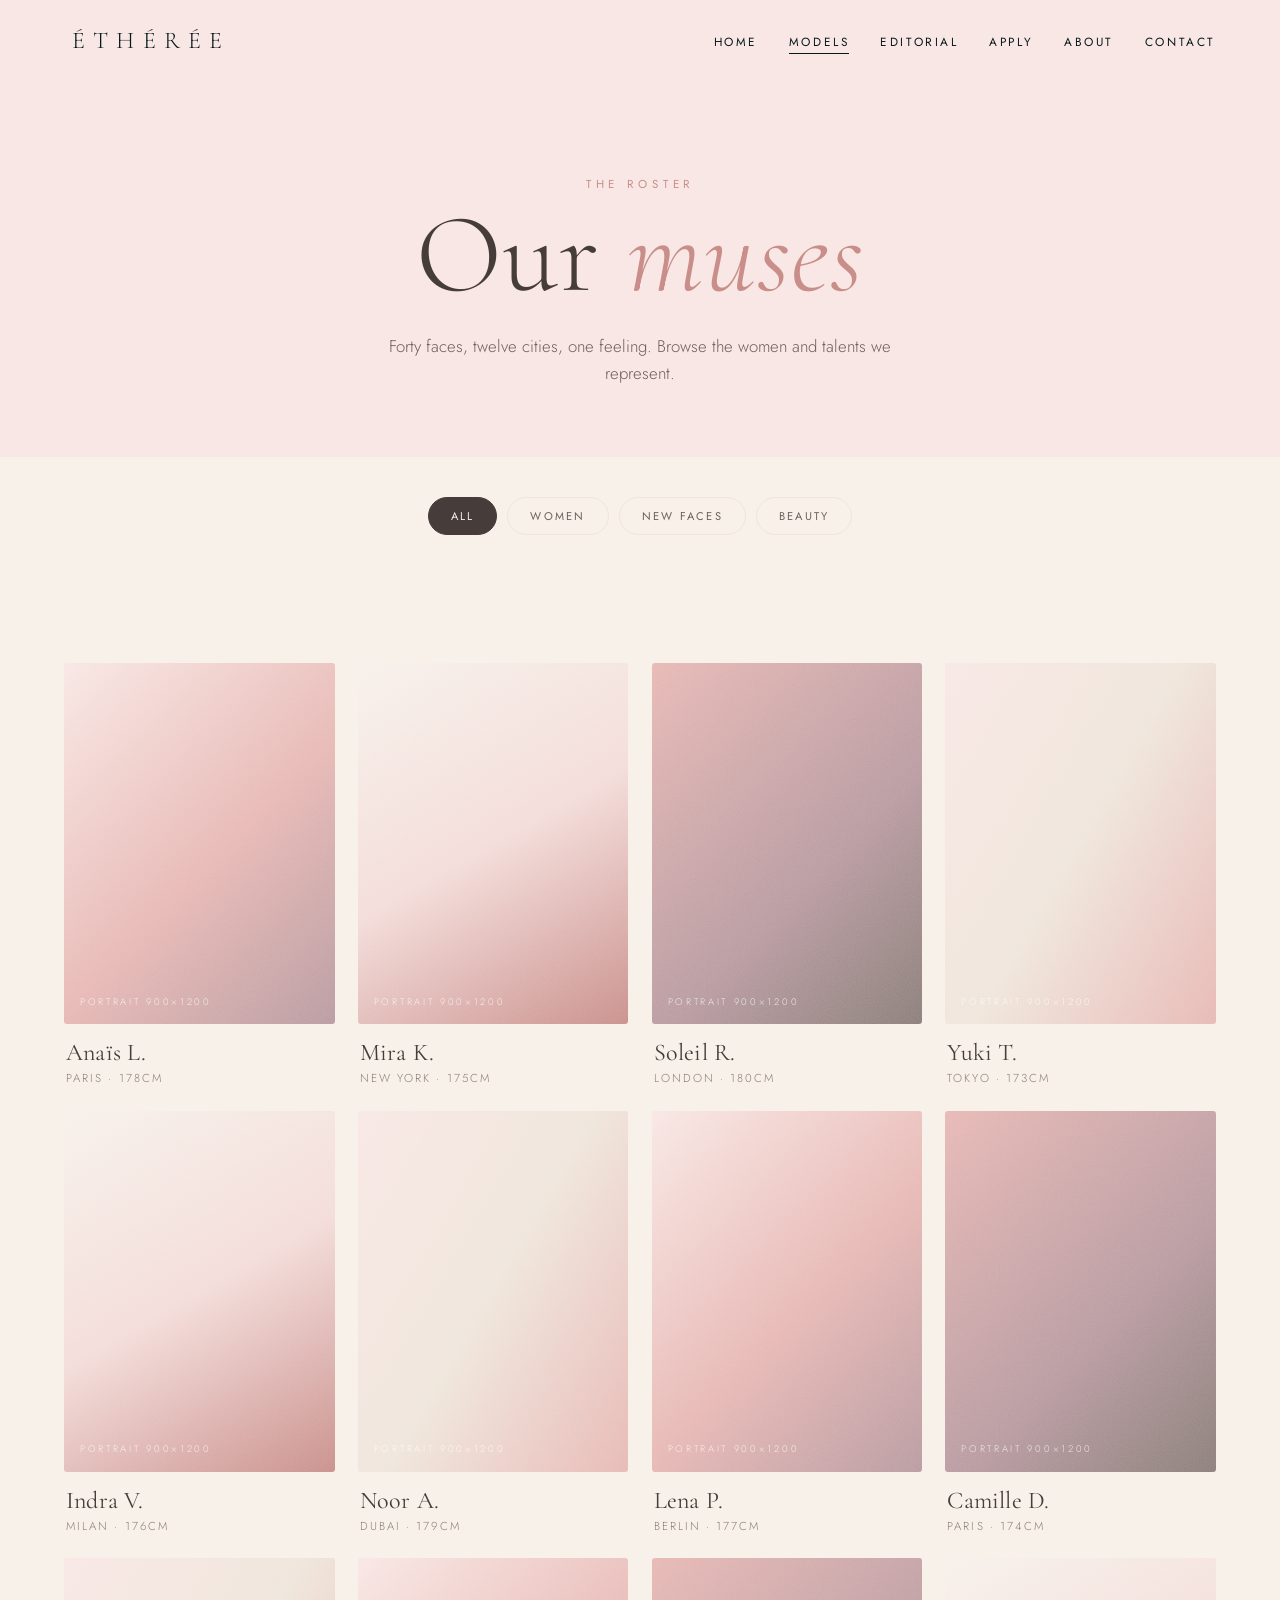
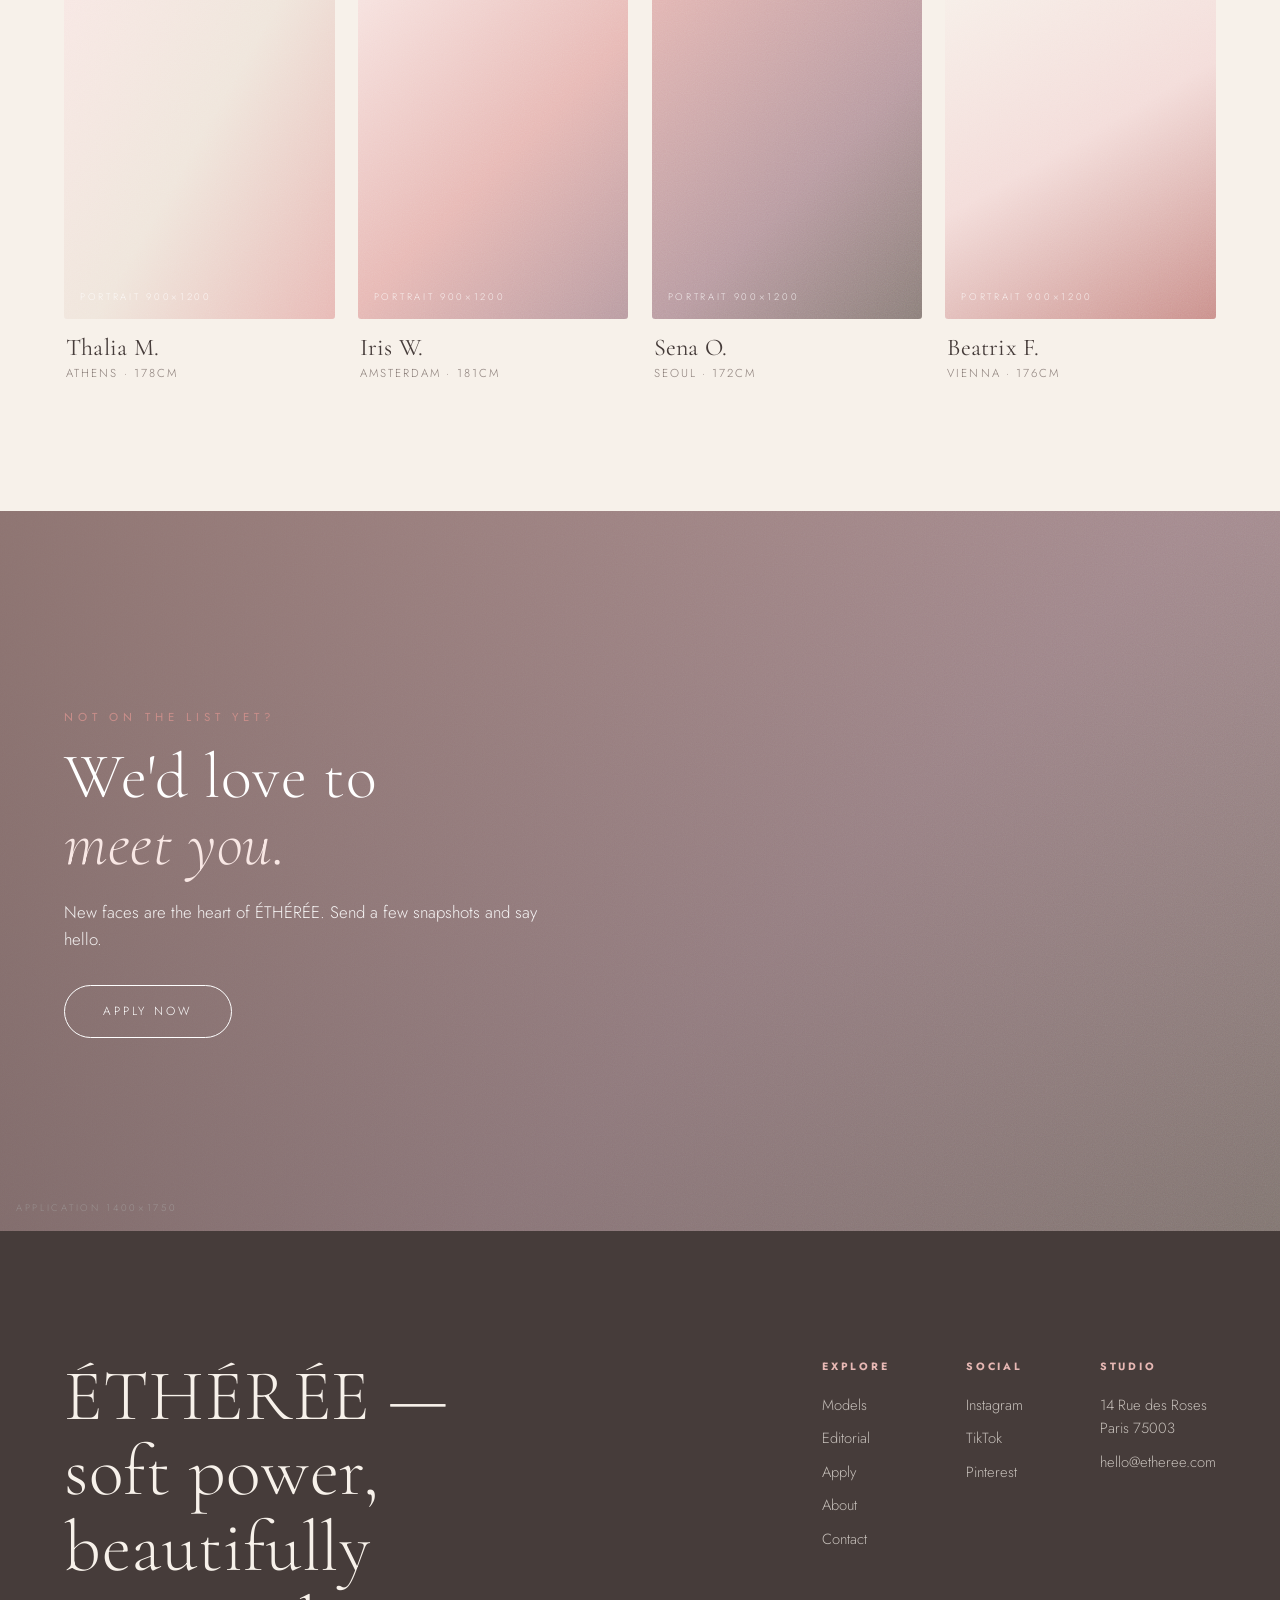
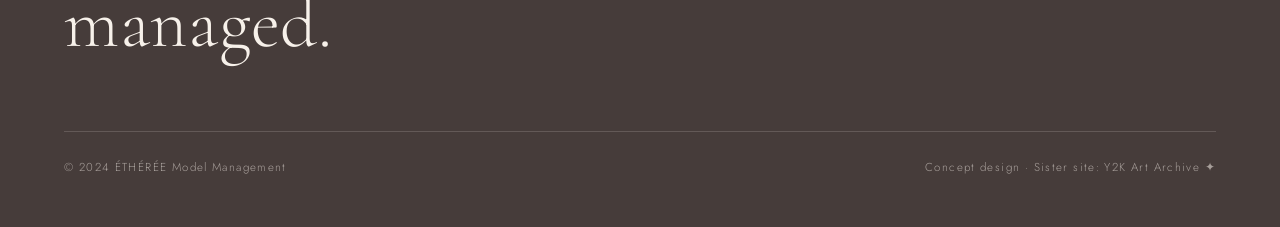
<file: agency/models.html>
<!DOCTYPE html>
<html lang="en">
<head>
<meta charset="UTF-8">
<meta name="viewport" content="width=device-width, initial-scale=1.0">
<title>Models — ÉTHÉRÉE</title>
<link rel="preconnect" href="https://fonts.googleapis.com">
<link rel="preconnect" href="https://fonts.gstatic.com" crossorigin>
<link href="https://fonts.googleapis.com/css2?family=Cormorant+Garamond:ital,wght@0,300;0,400;0,500;0,600;1,300;1,400&family=Jost:wght@300;400;500&display=swap" rel="stylesheet">
<link rel="icon" href="data:image/svg+xml,%3Csvg xmlns='http://www.w3.org/2000/svg' viewBox='0 0 16 16'%3E%3Cpath d='M8 0 L9.8 6.2 L16 8 L9.8 9.8 L8 16 L6.2 9.8 L0 8 L6.2 6.2 Z' fill='%23c98e8a'/%3E%3C/svg%3E">
<link rel="stylesheet" href="styles.css">
</head>
<body>
<nav class="nav">
  <a href="index.html" class="brand">ÉTHÉRÉE</a>
  <button class="nav-toggle" aria-label="Menu">☰</button>
  <ul class="nav-links">
    <li><a href="index.html">Home</a></li>
    <li><a href="models.html" class="active">Models</a></li>
    <li><a href="editorial.html">Editorial</a></li>
    <li><a href="apply.html">Apply</a></li>
    <li><a href="about.html">About</a></li>
    <li><a href="contact.html">Contact</a></li>
  </ul>
</nav>

<section class="page-hero">
  <span class="eyebrow">The roster</span>
  <h1>Our <em>muses</em></h1>
  <p>Forty faces, twelve cities, one feeling. Browse the women and talents we represent.</p>
</section>

<div class="filter-bar">
  <button class="active" data-filter="all">All</button>
  <button data-filter="women">Women</button>
  <button data-filter="new">New faces</button>
  <button data-filter="beauty">Beauty</button>
</div>

<section class="section wrap">
  <div class="roster">
    <a class="model-card reveal" data-cat="women beauty" href="apply.html"><div class="ph grain" data-label="Portrait 900×1200"></div><div class="model-meta"><h3>Anaïs L.</h3><p>Paris · 178cm</p></div></a>
    <a class="model-card reveal d1" data-cat="women" href="apply.html"><div class="ph alt grain" data-label="Portrait 900×1200"></div><div class="model-meta"><h3>Mira K.</h3><p>New York · 175cm</p></div></a>
    <a class="model-card reveal d2" data-cat="women" href="apply.html"><div class="ph alt2 grain" data-label="Portrait 900×1200"></div><div class="model-meta"><h3>Soleil R.</h3><p>London · 180cm</p></div></a>
    <a class="model-card reveal d3" data-cat="women new" href="apply.html"><div class="ph alt3 grain" data-label="Portrait 900×1200"></div><div class="model-meta"><h3>Yuki T.</h3><p>Tokyo · 173cm</p></div></a>
    <a class="model-card reveal" data-cat="women" href="apply.html"><div class="ph alt grain" data-label="Portrait 900×1200"></div><div class="model-meta"><h3>Indra V.</h3><p>Milan · 176cm</p></div></a>
    <a class="model-card reveal d1" data-cat="women beauty" href="apply.html"><div class="ph alt3 grain" data-label="Portrait 900×1200"></div><div class="model-meta"><h3>Noor A.</h3><p>Dubai · 179cm</p></div></a>
    <a class="model-card reveal d2" data-cat="women beauty" href="apply.html"><div class="ph grain" data-label="Portrait 900×1200"></div><div class="model-meta"><h3>Lena P.</h3><p>Berlin · 177cm</p></div></a>
    <a class="model-card reveal d3" data-cat="women new" href="apply.html"><div class="ph alt2 grain" data-label="Portrait 900×1200"></div><div class="model-meta"><h3>Camille D.</h3><p>Paris · 174cm</p></div></a>
    <a class="model-card reveal" data-cat="women beauty" href="apply.html"><div class="ph alt3 grain" data-label="Portrait 900×1200"></div><div class="model-meta"><h3>Thalia M.</h3><p>Athens · 178cm</p></div></a>
    <a class="model-card reveal d1" data-cat="women new" href="apply.html"><div class="ph grain" data-label="Portrait 900×1200"></div><div class="model-meta"><h3>Iris W.</h3><p>Amsterdam · 181cm</p></div></a>
    <a class="model-card reveal d2" data-cat="women new" href="apply.html"><div class="ph alt2 grain" data-label="Portrait 900×1200"></div><div class="model-meta"><h3>Sena O.</h3><p>Seoul · 172cm</p></div></a>
    <a class="model-card reveal d3" data-cat="women" href="apply.html"><div class="ph alt grain" data-label="Portrait 900×1200"></div><div class="model-meta"><h3>Beatrix F.</h3><p>Vienna · 176cm</p></div></a>
  </div>
</section>

<section class="section apply-band">
  <div class="ph alt2 grain apply-img" data-label="Application 1400×1750"></div>
  <div class="apply-copy reveal">
    <span class="eyebrow">Not on the list yet?</span>
    <h2 class="sec-title light">We'd love to<br><em>meet you.</em></h2>
    <p>New faces are the heart of ÉTHÉRÉE. Send a few snapshots and say hello.</p>
    <a href="apply.html" class="btn btn-light">Apply now</a>
  </div>
</section>

<footer class="footer">
  <div class="footer-top">
    <h3>ÉTHÉRÉE — soft power, beautifully managed.</h3>
    <div class="footer-cols">
      <div class="footer-col"><h5>Explore</h5><a href="models.html">Models</a><a href="editorial.html">Editorial</a><a href="apply.html">Apply</a><a href="about.html">About</a><a href="contact.html">Contact</a></div>
      <div class="footer-col"><h5>Social</h5><a href="#">Instagram</a><a href="#">TikTok</a><a href="#">Pinterest</a></div>
      <div class="footer-col"><h5>Studio</h5><p>14 Rue des Roses<br>Paris 75003</p><a href="mailto:hello@etheree.com">hello@etheree.com</a></div>
    </div>
  </div>
  <div class="footer-bottom"><span>© 2024 ÉTHÉRÉE Model Management</span><span>Concept design · <a href="../index.html">Sister site: Y2K Art Archive ✦</a></span></div>
</footer>
<script src="site.js"></script>
</body>
</html>
</file>
<file: y2k.css>
:root{
  --pink:#ffc8dd; --pink-hot:#ff5fa2; --pink-soft:#ffe3ee;
  --cyan:#7af9ff; --cyan-deep:#1fd6e8; --blue:#8ab6ff;
  --lilac:#c9b6ff; --cream:#fff6ee; --gold:#ffd9a0;
  --ink:#1a1020; --void:#070409;
  --serif:'Cormorant Garamond',serif;
  --script:'Pinyon Script',cursive;
  --mono:'Pixelify Sans','Silkscreen',monospace;
  --sans:'Pixelify Sans',sans-serif;
  --pixel:'Silkscreen','Pixelify Sans',monospace;
  --holo:linear-gradient(115deg,#ff9ecd,#ffd9a0,#7af9ff,#c9b6ff,#ff5fa2,#7af9ff);
}
*{margin:0;padding:0;box-sizing:border-box}
html{scroll-behavior:smooth}
body{
  background:var(--void); color:var(--cream);
  font-family:var(--sans); font-weight:300;
  overflow-x:hidden;
  cursor:url("data:image/svg+xml,%3Csvg xmlns='http://www.w3.org/2000/svg' width='32' height='32'%3E%3Cpath d='M6 3 L6 24 L11.5 18.5 L15 26.5 L18.2 25 L14.6 17 L22 17 Z' fill='white' stroke='black' stroke-width='1.7' stroke-linejoin='round'/%3E%3C/svg%3E") 6 3, auto;
  -webkit-font-smoothing:antialiased;
}
@media(pointer:coarse){ #pixie{display:none} }
a{color:inherit;text-decoration:none}
::selection{background:var(--pink-hot);color:#fff}

/* ============ GLOBAL FX OVERLAYS ============ */
.grain{position:fixed;inset:-50%;z-index:9000;pointer-events:none;opacity:.06;
  background-image:url("data:image/svg+xml,%3Csvg xmlns='http://www.w3.org/2000/svg' width='200' height='200'%3E%3Cfilter id='n'%3E%3CfeTurbulence type='fractalNoise' baseFrequency='.85' numOctaves='3'/%3E%3C/filter%3E%3Crect width='100%25' height='100%25' filter='url(%23n)'/%3E%3C/svg%3E");
  animation:grainShift .4s steps(2) infinite;mix-blend-mode:overlay}
@keyframes grainShift{0%{transform:translate(0,0)}25%{transform:translate(-3%,2%)}50%{transform:translate(2%,-3%)}75%{transform:translate(-2%,-2%)}100%{transform:translate(3%,3%)}}
.scanlines{position:fixed;inset:0;z-index:9001;pointer-events:none;opacity:.35;
  background:repeating-linear-gradient(to bottom,transparent 0 2px,rgba(0,0,0,.22) 2px 3px);mix-blend-mode:multiply}
.vignette{position:fixed;inset:0;z-index:8999;pointer-events:none;
  box-shadow:inset 0 0 220px 60px rgba(7,4,9,.85)}

/* ============ PIXEL COMPANION + SPARK TRAIL ============ */
#pixie{position:fixed;top:0;left:0;width:18px;height:18px;z-index:9999;pointer-events:none;
  transform:translate(-50%,-50%);image-rendering:pixelated;
  background-image:url("data:image/svg+xml,%3Csvg xmlns='http://www.w3.org/2000/svg' width='9' height='9' shape-rendering='crispEdges'%3E%3Crect x='4' y='0' width='1' height='9' fill='%23fff'/%3E%3Crect x='0' y='4' width='9' height='1' fill='%23fff'/%3E%3Crect x='4' y='1' width='1' height='7' fill='%23ff5fa2'/%3E%3Crect x='1' y='4' width='7' height='1' fill='%237af9ff'/%3E%3Crect x='4' y='4' width='1' height='1' fill='%23fff'/%3E%3C/svg%3E");
  background-size:contain;background-repeat:no-repeat;filter:drop-shadow(0 0 5px var(--pink-hot));
  animation:pixTwinkle .9s steps(2) infinite}
@keyframes pixTwinkle{0%{transform:translate(-50%,-50%) scale(1) rotate(0)}50%{transform:translate(-50%,-50%) scale(.55) rotate(45deg)}100%{transform:translate(-50%,-50%) scale(1) rotate(90deg)}}
.spark{position:fixed;z-index:9998;pointer-events:none;width:4px;height:4px;image-rendering:pixelated;
  transform:translate(-50%,-50%);animation:sparkFade .7s steps(5) forwards}
@keyframes sparkFade{0%{opacity:1;transform:translate(-50%,-50%) scale(1)}100%{opacity:0;transform:translate(-50%,40px) scale(.4)}}

/* ============ INTRO / TITLE CARD ============ */
#intro{position:fixed;inset:0;z-index:10000;overflow:hidden;
  background:linear-gradient(180deg,#2d6fd6 0%,#5a9be8 24%,#a6d4f6 42%,#ffd6ea 49%,#ff9ec9 64%,#e85fa6 84%,#c93f86 100%);
  transition:opacity 1s ease,visibility 1s}
#intro::before{content:'';position:absolute;inset:0 0 48% 0;pointer-events:none;opacity:.9;
  background:radial-gradient(60px 26px at 18% 22%,#fff,transparent 70%),radial-gradient(90px 34px at 30% 20%,#fff,transparent 72%),
  radial-gradient(70px 28px at 72% 30%,#fff,transparent 70%),radial-gradient(110px 40px at 84% 24%,#fff,transparent 72%),
  radial-gradient(80px 30px at 50% 14%,#fff,transparent 70%);filter:blur(2px)}
#intro.gone{opacity:0;visibility:hidden}
.card-frame{position:relative;padding:clamp(30px,6vw,80px) clamp(34px,9vw,140px);text-align:center;
  border:1px double rgba(255,217,160,.4);box-shadow:0 0 60px rgba(255,95,162,.15),inset 0 0 50px rgba(122,249,255,.06)}
.card-frame::before,.card-frame::after{content:'❧';position:absolute;font-size:1.5rem;color:var(--gold);opacity:.7}
.card-frame::before{top:10px;left:14px}.card-frame::after{bottom:6px;right:14px;transform:rotate(180deg)}
.card-kicker{font-family:var(--mono);font-size:1rem;letter-spacing:.5em;color:var(--cyan);text-transform:uppercase;margin-bottom:10px}
.card-title{font-family:var(--script);font-size:clamp(4.5rem,17vw,12rem);line-height:.8;
  background:var(--holo);background-size:300% 300%;-webkit-background-clip:text;background-clip:text;color:transparent;
  filter:drop-shadow(0 0 24px rgba(255,95,162,.4));animation:holoMove 8s ease infinite}
.card-sub{font-family:var(--serif);font-style:italic;font-size:clamp(1rem,2.4vw,1.5rem);color:var(--pink-soft);margin-top:6px;opacity:.85}
.enter{margin-top:44px;font-family:var(--pixel);font-size:1.05rem;letter-spacing:.22em;text-transform:uppercase;
  padding:14px 40px;border:1px solid var(--pink-hot);border-radius:40px;color:var(--pink-soft);cursor:inherit;
  background:rgba(255,95,162,.06);transition:.4s;animation:pulse 2.4s ease infinite}
.enter:hover{background:var(--pink-hot);color:#fff;letter-spacing:.45em;box-shadow:0 0 40px rgba(255,95,162,.6)}
@keyframes pulse{0%,100%{box-shadow:0 0 0 rgba(255,95,162,.5)}50%{box-shadow:0 0 34px rgba(255,95,162,.45)}}
@keyframes holoMove{0%{background-position:0% 50%}50%{background-position:100% 50%}100%{background-position:0% 50%}}
.intro-flicker{animation:flick 5s steps(1) infinite}
@keyframes flick{0%,97%,100%{opacity:1}98%{opacity:.4}99%{opacity:.85}}

/* ===== XP DESKTOP LANDING ===== */
.xp-icons{position:absolute;top:24px;left:22px;display:flex;flex-direction:column;gap:26px;z-index:2}
.xp-ico{width:84px;text-align:center;font-family:var(--sans);font-size:.78rem;color:#fff;text-shadow:1px 1px 2px #000;cursor:inherit}
.xp-ico .pic{font-size:2.4rem;line-height:1;filter:drop-shadow(1px 1px 1px rgba(0,0,0,.5))}
.xp-ico:hover{background:rgba(49,106,197,.45);outline:1px dotted rgba(255,255,255,.6)}

.popup{position:absolute;z-index:5;min-width:230px;max-width:300px}
.popup .win-body{display:flex;flex-direction:column;gap:10px;font-family:var(--mono);font-size:1.05rem;color:#101;background:#dfe7ea}
.popup .row{display:flex;gap:8px;align-items:flex-start}
.popup .ico{font-size:1.6rem}
.popup .btns2{display:flex;gap:10px;justify-content:center;margin-top:2px}
.popup .b{font-family:var(--pixel);font-size:.78rem;min-width:64px;padding:5px 10px;background:#dfe7ea;color:#101;
  border:2px outset #fff;cursor:inherit}
.popup .b:active{border-style:inset}
.popup .b[disabled]{color:#8a8a8a}
.popup .winx{cursor:inherit}

/* central welcome window */
.welcome{position:absolute;z-index:7;left:50%;top:38%;transform:translate(-50%,-50%);width:min(560px,90vw)}
.welcome .win-body{background:#0b0713;padding:30px 26px 34px;text-align:center}
.welcome .card-kicker{margin-bottom:6px}
.welcome .card-title{font-size:clamp(3rem,12vw,7rem)}
.welcome .card-sub{margin:4px 0 0}

/* taskbar + start */
.taskbar{position:absolute;left:0;right:0;bottom:0;height:44px;z-index:20;display:flex;align-items:center;gap:8px;
  padding:0 8px;background:linear-gradient(180deg,#3f8df0,#2a6fd0 8%,#1f5fc4 90%,#1a52ac);
  border-top:1px solid #6fb0ff;box-shadow:0 -2px 6px rgba(0,0,0,.3)}
.startbtn{display:flex;align-items:center;gap:8px;font-family:var(--sans);font-style:italic;font-weight:500;font-size:1.1rem;color:#fff;
  padding:6px 20px 6px 12px;border-radius:0 14px 14px 0;cursor:inherit;text-shadow:1px 1px 2px #0a3;
  background:linear-gradient(180deg,#5dbd4a,#3a9a2c 50%,#2f8a22);border:1px solid #2a7a1f;box-shadow:inset 0 1px 0 #9fe08a}
.startbtn:hover{filter:brightness(1.08)}
.task-clock{margin-left:auto;font-family:var(--mono);color:#fff;font-size:1rem;padding:4px 14px;
  background:linear-gradient(180deg,#2f7fe0,#1f5fc4);border:1px solid #6fb0ff;border-radius:3px}
.task-open{font-family:var(--sans);font-size:.85rem;color:#fff;padding:5px 14px;background:rgba(255,255,255,.16);border:1px solid rgba(255,255,255,.25);border-radius:3px}

.startmenu{position:absolute;left:6px;bottom:46px;z-index:25;width:240px;display:none;font-family:var(--sans);
  border:2px outset #fff;box-shadow:4px 4px 12px rgba(0,0,0,.5);overflow:hidden}
.startmenu.open{display:block}
.sm-head{background:linear-gradient(180deg,#3f8df0,#1f5fc4);color:#fff;font-weight:600;padding:12px;writing-mode:horizontal-tb}
.sm-item{display:flex;align-items:center;gap:10px;padding:9px 12px;background:#fff;color:#101;font-size:.95rem;cursor:inherit;border-bottom:1px solid #eee}
.sm-item:hover{background:#1f5fc4;color:#fff}
.sm-item .k{font-size:1.2rem}
.boot-hint{position:absolute;bottom:46px;left:50%;transform:translateX(-50%);z-index:8;cursor:inherit;
  font-family:var(--pixel);font-size:.8rem;letter-spacing:.06em;color:#fff;text-transform:lowercase;
  padding:13px 26px;border-radius:6px;border:2px outset #ffb0d8;background:linear-gradient(180deg,#ff8cc0,#ff5fa2);
  box-shadow:0 5px 0 #c93f86,0 10px 22px rgba(255,95,162,.5);transition:transform .15s,box-shadow .15s;animation:pulse 2.4s ease infinite}
.boot-hint:hover{transform:translateX(-50%) translateY(-2px);box-shadow:0 7px 0 #c93f86,0 14px 28px rgba(255,95,162,.6)}
.boot-hint:active{transform:translateX(-50%) translateY(3px);box-shadow:0 2px 0 #c93f86}
.float-butterfly{position:absolute;z-index:6;font-size:2rem;filter:drop-shadow(0 0 8px #7af9ff);animation:flutter 10s ease-in-out infinite}

/* centered animated ENTER alert */
.enter-alert{position:absolute;left:50%;top:70%;transform:translate(-50%,-50%);z-index:9;width:min(360px,86vw);
  animation:alertPop 2.6s ease-in-out infinite}
.enter-alert .win-body{display:flex;flex-direction:column;align-items:center;gap:14px;text-align:center;padding:20px 18px 22px;background:#dfe7ea}
.enter-alert .row{display:flex;align-items:center;gap:12px;font-family:var(--mono);font-size:1.15rem;color:#101}
.enter-alert .bang{font-size:2rem;animation:pixTwinkle 1.2s steps(2) infinite}
.alert-enter{font-family:var(--pixel);font-size:1.1rem;letter-spacing:.16em;text-transform:uppercase;color:#fff;
  padding:14px 40px;border:2px outset #ffb0d8;cursor:inherit;background:var(--holo);background-size:300%;
  animation:holoMove 5s linear infinite,btnGlow 1.8s ease-in-out infinite}
.alert-enter:active{border-style:inset}
@keyframes alertPop{0%,100%{transform:translate(-50%,-50%) scale(1)}50%{transform:translate(-50%,calc(-50% - 10px)) scale(1.04)}}
@keyframes btnGlow{0%,100%{box-shadow:0 0 0 rgba(255,95,162,.5)}50%{box-shadow:0 0 28px rgba(255,95,162,.85)}}
@media(max-width:640px){.welcome{width:92vw}.popup{display:none}.popup.keep{display:block;position:static;margin:0 auto}}

/* ===== CYBER-SHRINE (neocities widget collage) ===== */
#shrine{background:
  radial-gradient(circle at 12% 18%,rgba(255,200,221,.6),transparent 6%),
  radial-gradient(circle at 64% 30%,rgba(122,249,255,.5),transparent 6%),
  radial-gradient(circle at 30% 72%,rgba(201,182,255,.5),transparent 6%),
  radial-gradient(circle at 86% 80%,rgba(255,200,221,.5),transparent 6%),
  linear-gradient(180deg,#101a3a,#1b1140 60%,#0c0820);background-size:160px 160px,200px 200px,180px 180px,150px 150px,cover}
.shrine-grid{columns:3;column-gap:18px;max-width:1080px;margin:44px auto 0}
@media(max-width:900px){.shrine-grid{columns:2}}
@media(max-width:600px){.shrine-grid{columns:1}}
.widget{break-inside:avoid;margin-bottom:18px;display:inline-block;width:100%}
.widget .win-bar{font-size:.85rem}
.widget .win-bar .x{cursor:inherit}
.widget .win-body{font-family:var(--mono);font-size:1rem;color:#10121a;line-height:1.45}
.navi-list a{display:block;padding:5px 8px;margin:3px 0;background:#cdd8de;border:2px outset #fff;color:#10121a;text-align:center;letter-spacing:.1em}
.navi-list a:hover{background:#1f5fc4;color:#fff}
.mood{display:flex;align-items:center;gap:10px;font-size:1.1rem}
.mood .face{font-size:1.8rem;animation:pixTwinkle 1.6s steps(2) infinite}
.miniplayer{background:#000;color:#39ff14;padding:8px;border:1px solid #444}
.miniplayer .bar{height:8px;background:#0a0a0a;border:1px solid #333;margin-top:6px;overflow:hidden}
.miniplayer .bar i{display:block;height:100%;width:42%;background:linear-gradient(90deg,#ff5fa2,#7af9ff);animation:loadbar 9s linear infinite}
@keyframes loadbar{0%{width:5%}100%{width:100%}}
.btn88wrap{display:flex;flex-wrap:wrap;gap:6px;justify-content:center}
.btn88{width:88px;height:31px;display:flex;align-items:center;justify-content:center;text-align:center;
  font-family:var(--mono);font-size:.62rem;line-height:1.05;color:#fff;border:1px solid #fff;outline:1px solid #000;text-transform:uppercase;letter-spacing:.04em}
.btn88.a{background:linear-gradient(90deg,#ff5fa2,#7a2cff)}
.btn88.b{background:linear-gradient(90deg,#1fd6e8,#1f5fc4)}
.btn88.c{background:linear-gradient(90deg,#ffd9a0,#ff5fa2);color:#3a1f44}
.codebox{margin-top:8px;background:#101;color:#7af9ff;padding:8px;font-size:.72rem;border:1px solid #333;word-break:break-all;max-height:74px;overflow:auto}
.counter{display:inline-flex;gap:2px;margin-top:4px}
.counter b{font-family:var(--mono);background:#000;color:#39ff14;padding:3px 6px;border:1px solid #2a2a2a;font-size:1.15rem}
.statrow{display:flex;justify-content:space-between;border-bottom:1px dotted #9aa;padding:3px 0}
.webring{display:flex;align-items:center;justify-content:center;gap:12px;font-size:1.2rem}
.webring a:hover{color:#ff2e8b}
.marq{overflow:hidden;white-space:nowrap;background:#1f5fc4;color:#fff;border:2px inset #fff;padding:4px 0}
.marq span{display:inline-block;padding-left:100%;animation:scrollx 16s linear infinite}
@keyframes scrollx{to{transform:translateX(-100%)}}
.blink{animation:blnk 1.1s steps(1) infinite}@keyframes blnk{50%{opacity:0}}
.gb-btn{display:block;text-align:center;margin-top:8px;padding:8px;color:#fff;font-family:var(--pixel);
  background:var(--holo);background-size:300%;animation:holoMove 5s linear infinite;border:2px outset #fff}

/* ===== COMPACT ROOMS + MINI GRID (space-efficient) ===== */
.compact{min-height:auto;padding-block:clamp(56px,8vh,96px)}
.mini-grid{display:grid;grid-template-columns:repeat(4,1fr);gap:14px;margin-top:30px}
.mini-grid .art{aspect-ratio:3/4;border-radius:4px}
.mini-grid .cap{font-size:.66rem}
@media(max-width:820px){.mini-grid{grid-template-columns:repeat(2,1fr)}}

/* ===== NAV DROPDOWN (diamond) ===== */
.nav-drop{position:relative;display:flex}
.drop-toggle{cursor:inherit}
.dropdown{position:absolute;top:calc(100% + 10px);left:0;min-width:204px;display:flex;flex-direction:column;gap:5px;padding:9px;z-index:30;transform-origin:top;
  opacity:0;visibility:hidden;transform:translateY(-8px) scale(.97);transition:opacity .25s ease,transform .25s ease,visibility .25s;
  background:rgba(255,236,245,.97);backdrop-filter:blur(16px);border:1px solid #ffc8dd;border-radius:16px;box-shadow:0 14px 34px rgba(120,30,90,.34)}
.nav-drop:hover .dropdown,.nav-drop.open .dropdown{opacity:1;visibility:visible;transform:none}
.dropdown a{display:flex;align-items:center;gap:9px;padding:10px 13px;border-radius:11px;color:#5a2a55;font-family:var(--mono);font-size:1rem;white-space:nowrap;
  background:transparent;border:0;box-shadow:none;text-transform:lowercase;transition:.2s}
.dropdown a::after{display:none}
.dropdown a:hover{transform:translateX(3px);color:#fff;background:var(--holo);background-size:300%;animation:holoMove 4s linear infinite}

/* ===== INTERACTIVE SPINNING CD ===== */
.cd-player{display:flex;flex-direction:column;align-items:center;gap:14px;margin-top:34px}
.cd-disc{width:clamp(140px,24vw,210px);aspect-ratio:1;border-radius:50%;cursor:inherit;position:relative;
  background:conic-gradient(from 0deg,#ff9ecd,#ffd9a0,#7af9ff,#c9b6ff,#ff5fa2,#7af9ff,#ff9ecd);
  box-shadow:0 0 42px rgba(255,95,162,.45),inset 0 0 26px rgba(255,255,255,.55);
  animation:spin 2.2s linear infinite;animation-play-state:paused;transition:transform .3s}
.cd-disc:hover{transform:scale(1.04)}
.cd-disc.playing{animation-play-state:running}
.cd-disc::before{content:'';position:absolute;inset:30%;border-radius:50%;background:#0c0614;box-shadow:0 0 0 6px rgba(255,255,255,.3)}
.cd-disc::after{content:'';position:absolute;inset:44%;border-radius:50%;background:#ffd0e6}
@keyframes spin{to{transform:rotate(360deg)}}
.cd-btn{font-family:var(--pixel);font-size:.92rem;letter-spacing:.14em;text-transform:uppercase;color:#fff;padding:12px 28px;
  border:2px outset #ffb0d8;cursor:inherit;background:var(--holo);background-size:300%;animation:holoMove 5s linear infinite}

/* ===== LIQUIFIED CRT MONITOR (angels) ===== */
.crt-mon{width:min(560px,92vw);margin:38px auto 0;padding:20px;border-radius:20px;position:relative;
  background:linear-gradient(180deg,#d6d1c6,#afa99c);box-shadow:0 24px 60px rgba(0,0,0,.45),inset 0 2px 0 rgba(255,255,255,.7),inset 0 -3px 6px rgba(0,0,0,.22)}
.crt-screen{position:relative;aspect-ratio:4/3;border-radius:16px;overflow:hidden;
  background:radial-gradient(130% 130% at 50% 30%,#43534c,#0e1c19 82%);
  box-shadow:inset 0 0 50px rgba(0,0,0,.8),inset 0 0 0 2px rgba(0,0,0,.3);animation:crtBreath 6s ease-in-out infinite}
@keyframes crtBreath{0%,100%{transform:perspective(800px) rotateX(0deg) scale(1)}50%{transform:perspective(800px) rotateX(1.4deg) scale(1.008)}}
.crt-screen::before{content:'';position:absolute;inset:0;z-index:4;pointer-events:none;background:repeating-linear-gradient(transparent 0 2px,rgba(0,0,0,.16) 2px 3px);opacity:.55}
.crt-screen::after{content:'';position:absolute;inset:0;z-index:5;pointer-events:none;border-radius:16px;box-shadow:inset 0 0 70px rgba(0,0,0,.65)}
/* notepad app on the screen */
.np-win{position:absolute;inset:16px;z-index:3;display:flex;flex-direction:column;overflow:hidden;border-radius:5px;
  border:2px solid #b9b3a6;background:#fbfaf4;box-shadow:0 8px 22px rgba(0,0,0,.55);transition:filter .3s}
.np-win.ripple{animation:crtRipple .9s ease}
@keyframes crtRipple{0%{filter:url(#liquid)}65%{filter:url(#liquid)}100%{filter:none}}
.np-bar{display:flex;justify-content:space-between;align-items:center;padding:5px 9px;color:#fff;font-family:var(--pixel);font-size:.62rem;letter-spacing:.04em;
  background:linear-gradient(180deg,#ff8cc0,#ff5fa2)}
.np-menu{padding:3px 9px;background:#ece9df;border-bottom:1px solid #cdc7b9;font-family:var(--mono);font-size:.92rem;color:#3a3630;letter-spacing:.04em}
.np-body{flex:1;padding:14px 16px;background:#fffdf6;font-family:var(--mono);font-size:clamp(.92rem,2vw,1.2rem);line-height:1.55;color:#26222f;white-space:pre-wrap;overflow:auto;
  user-select:none;-webkit-user-select:none}
.np-caret{display:inline-block;animation:blnk 1s steps(1) infinite;color:#26222f}
.np-paused{position:absolute;top:24px;right:26px;z-index:6;font-family:var(--pixel);font-size:.58rem;color:#fff;background:rgba(30,10,25,.55);padding:4px 9px;border-radius:10px;display:none}
.np-paused.show{display:block}
.crt-screen{cursor:inherit}
.crt-cap{margin-top:10px;text-align:center;font-family:var(--mono);font-size:.76rem;color:#4f4b42;letter-spacing:.08em}

/* clean "Public Void" envelope near the lyrics window */
.void-env{position:relative;width:min(440px,90vw);aspect-ratio:16/9;margin:0 auto 22px;border-radius:8px;
  background:#060608;border:1px solid rgba(255,255,255,.16);
  box-shadow:0 16px 44px rgba(0,0,0,.55),inset 0 0 70px rgba(0,0,0,.65);
  display:flex;align-items:center;justify-content:center}
.void-env .vtxt{font-family:var(--mono);font-size:clamp(1.05rem,3vw,1.7rem);letter-spacing:.22em;color:#cdd2da;
  text-shadow:0 0 12px rgba(200,212,235,.35)}
.void-stamp{position:absolute;top:12px;right:12px;width:62px;height:72px;padding:6px;border-radius:3px;
  display:flex;align-items:center;justify-content:center;
  background:
    radial-gradient(circle 2.4px,#060608 60%,transparent 62%) top left/9px 6px repeat-x,
    radial-gradient(circle 2.4px,#060608 60%,transparent 62%) bottom left/9px 6px repeat-x,
    radial-gradient(circle 2.4px,#060608 60%,transparent 62%) top left/6px 9px repeat-y,
    radial-gradient(circle 2.4px,#060608 60%,transparent 62%) top right/6px 9px repeat-y,
    #d8d4cc}
.void-stamp .q{position:absolute;top:8px;left:8px;font-family:var(--mono);font-size:.5rem;color:#7a7a7a;transform:rotate(-8deg)}
.void-stamp svg{width:38px;height:42px}

/* ===== REAL DRAWN ICONS (replace emoji) ===== */
.nic{display:inline-block;width:24px;height:24px;background-size:contain;background-repeat:no-repeat;background-position:center;flex:0 0 auto;filter:drop-shadow(0 1px 1px rgba(140,20,80,.3))}
.nic-home{background-image:url("data:image/svg+xml,%3Csvg xmlns='http://www.w3.org/2000/svg' width='24' height='24'%3E%3Cpath d='M12 3 L21 11 H18 V20 H14 V14 H10 V20 H6 V11 H3 Z' fill='%23ff5fa2' stroke='%23a01060' stroke-width='1'/%3E%3C/svg%3E")}
.nic-crystal{background-image:url("data:image/svg+xml,%3Csvg xmlns='http://www.w3.org/2000/svg' width='24' height='24'%3E%3Cpath d='M5 4 H19 L22 9 L12 21 L2 9 Z' fill='%237af0ff' stroke='%231a6f8a' stroke-width='1'/%3E%3Cpath d='M2 9 H22 M9 4 L7 9 L12 21 M15 4 L17 9 L12 21' stroke='%23fff' stroke-width='.7' fill='none'/%3E%3C/svg%3E")}
.nic-neon{background-image:url("data:image/svg+xml,%3Csvg xmlns='http://www.w3.org/2000/svg' width='24' height='24'%3E%3Crect x='3' y='10' width='4' height='11' fill='%23ff5fa2'/%3E%3Crect x='8' y='5' width='4' height='16' fill='%23c46bff'/%3E%3Crect x='13' y='12' width='4' height='9' fill='%237af9ff'/%3E%3Crect x='18' y='8' width='3' height='13' fill='%23ffb3d4'/%3E%3C/svg%3E")}
.nic-angel{background-image:url("data:image/svg+xml,%3Csvg xmlns='http://www.w3.org/2000/svg' width='24' height='24'%3E%3Cpath d='M12 12 C6 4 2 6 4 12 C2 18 8 20 12 12 Z' fill='%23ff8cc0'/%3E%3Cpath d='M12 12 C18 4 22 6 20 12 C22 18 16 20 12 12 Z' fill='%237af9ff'/%3E%3Crect x='11.3' y='5' width='1.4' height='14' rx='.7' fill='%23a01060'/%3E%3C/svg%3E")}
.nic-vhs{background-image:url("data:image/svg+xml,%3Csvg xmlns='http://www.w3.org/2000/svg' width='24' height='24'%3E%3Crect x='2' y='6' width='20' height='12' rx='1.5' fill='%233a2030'/%3E%3Crect x='5' y='9' width='14' height='6' rx='1' fill='%23ffd0e6'/%3E%3Ccircle cx='9' cy='12' r='1.7' fill='%233a2030'/%3E%3Ccircle cx='15' cy='12' r='1.7' fill='%233a2030'/%3E%3C/svg%3E")}
.nic-soft{background-image:url("data:image/svg+xml,%3Csvg xmlns='http://www.w3.org/2000/svg' width='24' height='24'%3E%3Cg fill='%23ff8cc0'%3E%3Ccircle cx='12' cy='6' r='4'/%3E%3Ccircle cx='12' cy='18' r='4'/%3E%3Ccircle cx='6' cy='12' r='4'/%3E%3Ccircle cx='18' cy='12' r='4'/%3E%3C/g%3E%3Ccircle cx='12' cy='12' r='3.4' fill='%23ffd9a0'/%3E%3C/svg%3E")}
.nic-shrine{background-image:url("data:image/svg+xml,%3Csvg xmlns='http://www.w3.org/2000/svg' width='24' height='24'%3E%3Crect x='4' y='3' width='16' height='18' rx='2' fill='%23ff5fa2'/%3E%3Crect x='6' y='6' width='12' height='7' rx='1' fill='%2339ff14' opacity='.85'/%3E%3Crect x='7' y='15.5' width='3' height='2' fill='%23fff'/%3E%3Crect x='11' y='15.5' width='3' height='2' fill='%23fff'/%3E%3Crect x='15' y='15.5' width='2' height='2' fill='%23fff'/%3E%3C/svg%3E")}
/* big desktop-icon versions */
.dico{width:48px;height:48px;margin:0 auto 6px;background-size:contain;background-repeat:no-repeat;background-position:center;filter:drop-shadow(1px 2px 2px rgba(0,0,0,.4))}
.dico-pc{background-image:url("data:image/svg+xml,%3Csvg xmlns='http://www.w3.org/2000/svg' width='48' height='48'%3E%3Crect x='7' y='8' width='34' height='24' rx='2' fill='%23e7eef2' stroke='%238aa' stroke-width='2'/%3E%3Crect x='11' y='12' width='26' height='16' fill='%2371c7ff'/%3E%3Crect x='17' y='34' width='14' height='4' fill='%23b7c4ca'/%3E%3Crect x='13' y='40' width='22' height='4' rx='1' fill='%23cdd8de'/%3E%3C/svg%3E")}
.dico-net{background-image:url("data:image/svg+xml,%3Csvg xmlns='http://www.w3.org/2000/svg' width='48' height='48'%3E%3Ccircle cx='24' cy='22' r='14' fill='none' stroke='%23ff5fa2' stroke-width='2.5'/%3E%3Cellipse cx='24' cy='22' rx='6' ry='14' fill='none' stroke='%23ff5fa2' stroke-width='2'/%3E%3Cpath d='M10 22 H38 M12 15 H36 M12 29 H36' stroke='%237af9ff' stroke-width='2'/%3E%3C/svg%3E")}
.dico-bin{background-image:url("data:image/svg+xml,%3Csvg xmlns='http://www.w3.org/2000/svg' width='48' height='48'%3E%3Cpath d='M12 14 H36 L33 42 H15 Z' fill='%23cdd8de' stroke='%23889' stroke-width='2'/%3E%3Crect x='10' y='9' width='28' height='5' rx='2' fill='%23ff8cc0'/%3E%3Cpath d='M20 19 V37 M24 19 V37 M28 19 V37' stroke='%23889' stroke-width='2'/%3E%3C/svg%3E")}
.dico-pics{background-image:url("data:image/svg+xml,%3Csvg xmlns='http://www.w3.org/2000/svg' width='48' height='48'%3E%3Crect x='7' y='12' width='34' height='26' rx='2' fill='%23fff' stroke='%23ff8cc0' stroke-width='2'/%3E%3Ccircle cx='17' cy='21' r='3' fill='%23ffd9a0'/%3E%3Cpath d='M11 34 L20 25 L27 32 L33 26 L37 34 Z' fill='%237af9ff'/%3E%3C/svg%3E")}
.dico-cd{background-image:url("data:image/svg+xml,%3Csvg xmlns='http://www.w3.org/2000/svg' width='48' height='48'%3E%3Ccircle cx='24' cy='24' r='17' fill='%23d9c6ff'/%3E%3Ccircle cx='24' cy='24' r='17' fill='none' stroke='%23ff5fa2' stroke-width='2'/%3E%3Ccircle cx='24' cy='24' r='5' fill='%23fff' stroke='%237af9ff' stroke-width='2'/%3E%3C/svg%3E")}

/* ===== CUTE LACE DIVIDER BETWEEN SECTIONS ===== */
section[data-room]::before{content:'';position:absolute;top:0;left:0;right:0;height:22px;z-index:6;pointer-events:none;
  background:url("data:image/svg+xml,%3Csvg xmlns='http://www.w3.org/2000/svg' width='48' height='22' viewBox='0 0 48 22'%3E%3Crect width='48' height='9' fill='%23ff8cc0'/%3E%3Ccircle cx='8' cy='9' r='8' fill='%23ffd0e6'/%3E%3Ccircle cx='24' cy='9' r='8' fill='%23ffd0e6'/%3E%3Ccircle cx='40' cy='9' r='8' fill='%23ffd0e6'/%3E%3Cpath d='M24 4 c-2 -3 -7 -1 -7 3 c0 3 7 7 7 7 c0 0 7 -4 7 -7 c0 -4 -5 -6 -7 -3 z' fill='%23fff'/%3E%3C/svg%3E") repeat-x top center;
  background-size:48px 22px;filter:drop-shadow(0 2px 3px rgba(120,30,90,.25))}

/* =========================================================
   ZOOM + MOBILE COMPATIBILITY (bigger touch targets)
========================================================= */
img,svg,.art{max-width:100%}
*{-webkit-tap-highlight-color:rgba(255,95,162,.25)}

@media(max-width:780px){
  nav{top:8px;width:96vw;border-radius:14px}
  .nav-tabs{flex-wrap:nowrap;overflow-x:auto;justify-content:flex-start;gap:8px;padding:10px;
    scrollbar-width:none}
  .nav-tabs::-webkit-scrollbar{display:none}
  .nav-tabs a,.drop-toggle{flex:0 0 auto;min-width:62px;padding:8px 10px}
  .dropdown{position:fixed;top:84px;left:10px}
  .nic{width:24px;height:24px}
  .nav-brand{font-size:.7rem}
  /* keep page content clear of the fixed navigator */
  section{padding-top:128px}
  .hero{padding-top:138px}
}

@media(max-width:680px){
  /* big, thumb-friendly primary buttons */
  .enter{font-size:1rem;padding:18px 30px;width:100%;letter-spacing:.16em}
  .welcome{width:94vw}
  .welcome .win-body{padding:26px 18px 30px}
  .popup .b{min-height:44px;min-width:84px;font-size:.82rem;padding:10px 14px}
  .win-bar .btns span,.winbtns span,.win-bar .x,.navx{padding:4px;font-size:.9rem}
  .navx{display:inline-block;min-width:30px;min-height:24px;text-align:center}
  .guestbook button,.gb-btn{min-height:50px;font-size:1rem}
  .guestbook input,.guestbook textarea{font-size:16px;padding:14px} /* 16px stops iOS auto-zoom */
  .field input,.field select,.field textarea{font-size:16px}
  /* desktop landing tidies up under the navbar */
  .xp-icons{top:84px;left:14px;gap:18px}
  .dico{width:42px;height:42px}
  .xp-ico{width:74px;font-size:.72rem}
  .boot-hint{font-size:.72rem;width:88%;text-align:center}
  .room-tag{position:static;display:inline-block;margin-bottom:10px}
  .room-title{font-size:clamp(2.8rem,15vw,5rem)}
}

@media(max-width:420px){
  .nav-tabs a{padding:9px 11px}
  .nic{width:24px;height:24px}
  .room-title{font-size:clamp(2.4rem,16vw,4rem)}
}

/* ============ FLOATING NAV ============ */
/* ===== CUTE Y2K NAVIGATOR WINDOW ===== */
nav{position:fixed;top:12px;left:50%;transform:translateX(-50%);z-index:10001;width:min(1120px,96vw);
  border-radius:18px;font-family:var(--sans);
  background:rgba(255,255,255,.15);backdrop-filter:blur(18px);
  border:1px solid rgba(255,255,255,.45);box-shadow:0 12px 38px rgba(120,30,90,.34),inset 0 1px 0 rgba(255,255,255,.6)}
.nav-title{display:flex;align-items:center;justify-content:space-between;padding:8px 12px;color:#fff;border-radius:16px 16px 0 0;
  background:linear-gradient(180deg,#ffb0d8,#ff5fa2 48%,#e23e86);box-shadow:inset 0 1px 0 rgba(255,255,255,.6)}
.nav-brand{font-family:var(--pixel);font-size:.8rem;letter-spacing:.04em;text-shadow:1px 1px 2px rgba(140,20,80,.5)}
.nav-brand .star{animation:pixTwinkle 1.4s steps(2) infinite;display:inline-block}
.winbtns span{display:inline-block;width:17px;height:15px;margin-left:3px;font-size:.7rem;line-height:13px;text-align:center;
  color:#7a1d4f;background:#ffe3ee;border:1px solid #fff;border-radius:3px;box-shadow:0 1px 0 rgba(0,0,0,.2)}
.nav-tabs{display:flex;gap:14px;align-items:center;justify-content:center;padding:14px 16px;flex-wrap:wrap}
.nav-tabs a,.drop-toggle{position:relative;overflow:hidden;display:flex;flex-direction:column;align-items:center;justify-content:center;gap:5px;
  font-family:var(--mono);font-size:.8rem;color:#5a2a55;min-width:70px;text-align:center;
  padding:9px 12px 8px;border-radius:18px;text-transform:lowercase;white-space:nowrap;
  transition:transform .25s cubic-bezier(.2,.8,.3,1.4),box-shadow .25s,color .25s;
  background:linear-gradient(180deg,#ffffff,#ffe3ee);border:1px solid #ffc8dd;
  box-shadow:0 3px 0 #e7a9c4,inset 0 1px 0 #fff}
/* glossy sheen sweep */
.nav-tabs a::after,.drop-toggle::after{content:'';position:absolute;top:0;left:-70%;width:55%;height:100%;pointer-events:none;
  background:linear-gradient(115deg,transparent,rgba(255,255,255,.75),transparent);transform:skewX(-18deg);transition:left .55s ease}
.nav-tabs a:hover::after,.drop-toggle:hover::after{left:130%}
.nav-tabs a:hover,.drop-toggle:hover{transform:translateY(-3px) scale(1.05);color:#fff;border-color:transparent;
  background:var(--holo);background-size:300%;box-shadow:0 8px 20px rgba(255,95,162,.55);animation:holoMove 4s linear infinite}
.nav-tabs a:active,.drop-toggle:active{transform:translateY(-1px) scale(.98)}
.nav-tabs a.on{color:#06343d;background:linear-gradient(180deg,#bdfaff,#41e6f4);border-color:#7af9ff;box-shadow:0 3px 0 #29b5c4,inset 0 1px 0 #fff}
.nav-tabs .nic{animation:navBob 3.6s ease-in-out infinite}
@keyframes navBob{0%,100%{transform:translateY(0)}50%{transform:translateY(-2px)}}
.caret{font-size:.7rem;transition:transform .3s ease;display:inline-block}
.nav-drop:hover .caret,.nav-drop.open .caret{transform:rotate(180deg)}
@media(max-width:680px){.nav-tabs{gap:8px;padding:9px}.nav-tabs a,.drop-toggle{padding:8px 10px;font-size:.72rem;min-width:62px}}

/* progress rail */
#rail{position:fixed;left:0;top:0;height:3px;width:0;z-index:8500;background:var(--holo);background-size:300%;animation:holoMove 6s linear infinite;box-shadow:0 0 12px var(--pink-hot)}

/* ============ FLOATING BACKDROP BLOBS ============ */
.blobs{position:fixed;inset:0;z-index:-1;overflow:hidden;filter:blur(70px)}
.blob{position:absolute;border-radius:50%;opacity:.5;mix-blend-mode:screen;animation:drift 22s ease-in-out infinite}
.b1{width:46vw;height:46vw;background:var(--pink-hot);top:-10%;left:-8%}
.b2{width:40vw;height:40vw;background:var(--cyan-deep);bottom:-12%;right:-6%;animation-delay:-7s}
.b3{width:34vw;height:34vw;background:var(--lilac);top:40%;left:55%;animation-delay:-13s}
@keyframes drift{0%,100%{transform:translate(0,0) scale(1)}33%{transform:translate(8vw,-6vh) scale(1.15)}66%{transform:translate(-6vw,7vh) scale(.9)}}

/* ============ SHARED ARTWORK SYSTEM ============ */
section{position:relative;min-height:100vh;padding:clamp(80px,12vh,160px) clamp(20px,5vw,90px);overflow:hidden}
.room-tag{position:absolute;top:clamp(24px,7vh,80px);left:clamp(20px,5vw,90px);font-family:var(--mono);font-size:1rem;letter-spacing:.3em;text-transform:uppercase;color:var(--cyan);opacity:.8}
.room-no{font-family:var(--serif);font-style:italic;opacity:.4}
.room-title{font-family:var(--script);font-size:clamp(3.4rem,11vw,9rem);line-height:.85;margin:.1em 0 .3em;
  background:var(--holo);background-size:300%;-webkit-background-clip:text;background-clip:text;color:transparent;animation:holoMove 9s ease infinite}
.chroma{position:relative;display:inline-block}
.chroma::before,.chroma::after{content:attr(data-t);position:absolute;inset:0;opacity:.75;mix-blend-mode:screen}
.chroma::before{color:#ff2e8b;transform:translate(-3px,0)}
.chroma::after{color:#22e9ff;transform:translate(3px,0)}
.room-lede{font-family:var(--serif);font-style:italic;font-size:clamp(1.1rem,2.4vw,1.8rem);max-width:32ch;color:var(--pink-soft);opacity:.9}

/* artwork frame: oversized holographic placeholder. swap .art bg for a real <img>. */
.art{position:relative;overflow:hidden;border-radius:4px;isolation:isolate;
  box-shadow:0 30px 80px rgba(0,0,0,.55);transition:transform .8s cubic-bezier(.2,.7,.2,1)}
.art img{width:100%;height:100%;object-fit:cover;display:block}
/* real photos: soft "smart blur" by default, sharpen on hover */
.art img.photo{position:absolute;inset:0;width:100%;height:100%;object-fit:cover;z-index:1;
  filter:blur(2.6px) saturate(.88) brightness(1.05) contrast(.96);transform:scale(1.07);
  transition:filter .6s ease,transform .6s ease}
.art:hover img.photo{filter:blur(.4px) saturate(.95) brightness(1.03);transform:scale(1.01)}
.art .surface{position:absolute;inset:0;background-size:cover;background-position:center}
.art::after{content:'';position:absolute;inset:0;z-index:3;opacity:.12;pointer-events:none;
  background-image:url("data:image/svg+xml,%3Csvg xmlns='http://www.w3.org/2000/svg' width='120' height='120'%3E%3Cfilter id='n'%3E%3CfeTurbulence type='fractalNoise' baseFrequency='.9' numOctaves='2'/%3E%3C/filter%3E%3Crect width='100%25' height='100%25' filter='url(%23n)'/%3E%3C/svg%3E")}
.art .cap{position:absolute;left:12px;bottom:12px;z-index:4;font-family:var(--mono);font-size:.85rem;letter-spacing:.12em;
  padding:5px 12px;border-radius:30px;color:#fff;background:rgba(10,6,14,.4);backdrop-filter:blur(8px);border:1px solid rgba(255,255,255,.18)}
.art .hint{position:absolute;right:12px;top:12px;z-index:4;font-family:var(--mono);font-size:.7rem;opacity:.45;color:#fff}

/* holographic + iridescent surfaces (placeholder art) */
.iri{background:
  radial-gradient(80% 120% at 20% 10%,rgba(255,255,255,.5),transparent 50%),
  conic-gradient(from 200deg at 60% 40%,#ff9ecd,#ffd9a0,#7af9ff,#c9b6ff,#ff5fa2,#ff9ecd);
  background-size:auto,260% 260%;animation:holoMove 12s ease infinite}
.crystal{background:
  linear-gradient(135deg,rgba(255,255,255,.35),transparent 40%),
  conic-gradient(from 0deg,#bdeaff,#e9f7ff,#7af9ff,#c9b6ff,#ffffff,#7af9ff,#bdeaff)}
.neon{background:radial-gradient(120% 120% at 70% 30%,#ff2e8b 0%,#3a0a4d 45%,#070409 100%)}
.neon2{background:radial-gradient(120% 120% at 30% 70%,#22e9ff 0%,#0a2a4d 45%,#070409 100%)}
.angel{background:radial-gradient(100% 120% at 50% 20%,#ffffff,#ffd9ea 35%,#ffc8dd 60%,#c9b6ff 100%)}
.soft{background:linear-gradient(160deg,#ffe3ee,#ffd9a0 45%,#ffc8dd 80%,#c9b6ff)}
.tan{background:repeating-linear-gradient(98deg,#7af9ff 0 22px,#1fd6e8 22px 30px),radial-gradient(circle at 50% 60%,rgba(255,95,162,.35),transparent 60%);background-blend-mode:screen}

/* glass label cards */
.glass{background:rgba(255,255,255,.07);backdrop-filter:blur(16px);border:1px solid rgba(255,255,255,.16);border-radius:18px;
  box-shadow:0 10px 40px rgba(0,0,0,.4),inset 0 1px 0 rgba(255,255,255,.25)}

/* reveal */
.rv{opacity:0;transform:translateY(50px) scale(.98);transition:opacity 1.1s ease,transform 1.1s cubic-bezier(.2,.7,.2,1)}
.rv.in{opacity:1;transform:none}
.d1{transition-delay:.12s}.d2{transition-delay:.24s}.d3{transition-delay:.36s}.d4{transition-delay:.48s}
.float{animation:floaty 7s ease-in-out infinite}
@keyframes floaty{0%,100%{transform:translateY(0)}50%{transform:translateY(-18px)}}

/* ====== ROOM 1 CRYSTAL DREAMS ====== */
#crystal{background:linear-gradient(180deg,#0a0716,#101a2e 60%,#0a1420)}
.crystal-stage{display:grid;grid-template-columns:repeat(6,1fr);gap:14px;margin-top:40px}
.crystal-stage .art{border-radius:4px}
.cd-a{grid-column:1/4;grid-row:1/4}                 /* BIG feature */
.cd-b{grid-column:4/7;grid-row:1;aspect-ratio:16/9}
.cd-c{grid-column:4/7;grid-row:2;aspect-ratio:16/9}
.cd-d{grid-column:4/7;grid-row:3;aspect-ratio:16/9}
.cd-win{grid-column:span 3;grid-row:4}
.cd-win .win-body{background:#0b0714;padding:16px 18px;min-height:118px}
.cd-win .npq{font-family:var(--serif);font-style:italic;font-size:1.25rem;line-height:1.4;color:#eafff7}
.cd-win .npc{font-family:var(--mono);font-size:.82rem;color:var(--cyan);margin-top:10px}
.cd-win .nfo{font-family:var(--mono);font-size:1rem;color:#dfeaff;line-height:1.75}
.cd-win .nfo b{color:var(--cyan)}
@media(max-width:820px){.crystal-stage{grid-template-columns:repeat(2,1fr)}
  .cd-a,.cd-b,.cd-c,.cd-d,.cd-win{grid-column:auto;grid-row:auto}
  .cd-a{grid-column:1/3;aspect-ratio:16/10}.cd-win{grid-column:1/3}}
@media(max-width:520px){.crystal-stage{grid-template-columns:1fr}.cd-a,.cd-win{grid-column:auto}}

/* ====== ROOM 2 NEON MEMORIES ====== */
#neon{background:linear-gradient(180deg,#0a0612,#160826 55%,#06040a)}
.neon-sign{font-family:var(--script);font-size:clamp(2.5rem,8vw,6rem);color:#fff;
  text-shadow:0 0 8px #fff,0 0 22px var(--pink-hot),0 0 50px var(--pink-hot);animation:buzz 4s steps(1) infinite}
@keyframes buzz{0%,92%,100%{opacity:1}93%{opacity:.5}95%{opacity:.9}96%{opacity:.4}}
.kanji{position:absolute;font-family:var(--serif);writing-mode:vertical-rl;font-size:clamp(2rem,6vw,4.5rem);
  color:var(--cyan);opacity:.5;text-shadow:0 0 18px var(--cyan-deep);letter-spacing:.2em}
.neon-grid{display:grid;grid-template-columns:repeat(6,1fr);gap:16px;margin-top:46px}
.nm-1{grid-column:1/4;aspect-ratio:3/4}
.nm-2{grid-column:4/7;aspect-ratio:16/11;align-self:start;margin-top:60px}
.nm-3{grid-column:2/6;aspect-ratio:21/9;margin-top:10px}
@media(max-width:820px){.neon-grid{grid-template-columns:1fr}.nm-2{margin-top:0}}

/* ====== ROOM 3 DIGITAL ANGELS ====== */
#angels{background:radial-gradient(120% 100% at 50% 0%,#ffd9ea,#e7c4ff 45%,#1a1230 100%)}
#angels .room-tag,#angels .room-lede{color:#5a2a55}
.wings{position:relative;width:min(620px,82vw);margin:30px auto 0;aspect-ratio:1/1}
.wing-art{position:absolute;inset:8% 18%;border-radius:50% 50% 48% 48%;z-index:2}
.wing{position:absolute;top:6%;width:42%;height:80%;background:radial-gradient(circle at 50% 30%,#fff,rgba(255,255,255,.1) 70%);
  filter:blur(2px);opacity:.92;border-radius:60% 40% 50% 50%}
.wing.l{left:-6%;transform:rotate(-12deg) scaleX(-1);box-shadow:0 0 60px #fff}
.wing.r{right:-6%;transform:rotate(12deg);box-shadow:0 0 60px #fff}
.butterfly{position:absolute;font-size:2rem;filter:drop-shadow(0 0 10px var(--pink-hot));animation:flutter 9s ease-in-out infinite}

/* ====== ROOM 4 LOST Y2K ARCHIVE ====== */
#y2k{background:#0c5b78;background-image:
  radial-gradient(circle at 20% 20%,rgba(255,200,221,.5),transparent 9%),
  radial-gradient(circle at 70% 60%,rgba(255,200,221,.5),transparent 9%),
  radial-gradient(circle at 45% 85%,rgba(255,200,221,.5),transparent 9%),
  linear-gradient(180deg,#1aa3c4,#0c5b78);background-size:120px 120px,140px 140px,160px 160px,cover}
#y2k .room-tag{color:#fff}
.win{position:relative;border:2px solid #c0c0c0;border-radius:2px;background:#dfe7ea;color:#101;box-shadow:5px 5px 0 rgba(0,0,0,.35);font-family:var(--mono)}
.win-bar{display:flex;align-items:center;justify-content:space-between;padding:4px 8px;
  background:linear-gradient(90deg,#ff8cc0,#ff5fa2);color:#fff;font-size:.95rem;letter-spacing:.04em;font-family:var(--pixel)}
.win-bar .btns span{display:inline-block;width:15px;height:13px;margin-left:3px;background:#dfe7ea;border:1px solid #5a5a5a;text-align:center;line-height:11px;color:#101;font-size:.7rem}
.win-body{padding:10px}
.y2k-grid{display:grid;grid-template-columns:repeat(12,1fr);gap:22px;margin-top:44px}
.yw-1{grid-column:1/6;transform:rotate(-2deg)}
.yw-2{grid-column:6/11;margin-top:50px;transform:rotate(1.5deg)}
.yw-3{grid-column:3/9;margin-top:10px;transform:rotate(-1deg)}
.crt{aspect-ratio:4/3;border-radius:10px;background:#0a0a0a;padding:14px;box-shadow:inset 0 0 30px #000}
.crt .screen{height:100%;border-radius:4px;position:relative;overflow:hidden}
@media(max-width:820px){.y2k-grid{grid-template-columns:1fr}.yw-1,.yw-2,.yw-3{grid-column:1/-1;transform:none;margin-top:0}}

/* ====== ROOM 5 SOFT FANTASY ====== */
#soft{background:radial-gradient(120% 120% at 50% 30%,#ffe3ee,#ffc8dd 40%,#c9b6ff 75%,#8a6bd6 100%)}
#soft *{color:#3a1f44}
.soft-stage{display:grid;grid-template-columns:repeat(12,1fr);gap:20px;margin-top:40px}
.sf-big{grid-column:3/11;aspect-ratio:21/10}
.sf-s1{grid-column:1/5;aspect-ratio:3/4;transform:translateY(-40px)}
.sf-s2{grid-column:9/13;aspect-ratio:3/4;transform:translateY(40px)}
@media(max-width:820px){.soft-stage{grid-template-columns:1fr}.sf-s1,.sf-s2{transform:none}}

/* ====== RECOVERED / DOWNLOADS — 8-pic scattered grid ====== */
.pics-grid{display:grid;grid-template-columns:repeat(12,1fr);gap:20px;margin-top:44px;align-items:start}
.pg-1{grid-column:1/4;aspect-ratio:3/4;transform:rotate(-2deg)}
.pg-2{grid-column:4/7;aspect-ratio:1;margin-top:42px;transform:rotate(1.5deg)}
.pg-3{grid-column:7/10;aspect-ratio:3/4;transform:rotate(-1deg)}
.pg-4{grid-column:10/13;aspect-ratio:1;margin-top:30px;transform:rotate(2deg)}
.pg-5{grid-column:1/4;aspect-ratio:1;margin-top:20px;transform:rotate(1deg)}
.pg-6{grid-column:4/7;aspect-ratio:3/4;transform:rotate(-1.5deg)}
.pg-7{grid-column:7/10;aspect-ratio:1;margin-top:40px;transform:rotate(1deg)}
.pg-8{grid-column:10/13;aspect-ratio:3/4;transform:rotate(-2deg)}
@media(max-width:820px){.pics-grid{grid-template-columns:repeat(2,1fr);gap:14px}
  .pg-1,.pg-2,.pg-3,.pg-4,.pg-5,.pg-6,.pg-7,.pg-8{grid-column:auto;margin-top:0;transform:none}}
@media(max-width:520px){.pics-grid{grid-template-columns:1fr}}

/* ====== MUSIC VIDEOS — dark shiny, mixed sizes ====== */
.mv-grid{display:grid;grid-template-columns:repeat(12,1fr);gap:20px;margin-top:44px;align-items:start}
.mv-a{grid-column:1/8;grid-row:1;aspect-ratio:16/9}
.mv-b{grid-column:8/13;grid-row:1/3;align-self:stretch}
.mv-c{grid-column:1/4;grid-row:2;aspect-ratio:1}
.mv-d{grid-column:4/8;grid-row:2;aspect-ratio:16/10}
.mv-b img.photo{object-position:32% center}
.mv-c img.photo{object-position:72% center}
/* darker + extra blur by default, partial reveal on hover */
.art.mv img.photo{filter:blur(3.2px) saturate(.8) brightness(.6) contrast(1.08);transform:scale(1.08)}
.art.mv:hover img.photo{filter:blur(1px) saturate(.95) brightness(.82) contrast(1.03);transform:scale(1.02)}
/* glossy specular streak (top-left) + dark vignette (bottom-right) */
.art.mv::before{content:'';position:absolute;inset:0;z-index:2;pointer-events:none;mix-blend-mode:normal;
  background:linear-gradient(125deg,rgba(255,255,255,.30) 0%,rgba(255,255,255,.06) 16%,rgba(255,255,255,0) 38%),
            radial-gradient(150% 130% at 72% 112%,rgba(0,0,0,.62),transparent 60%)}
.art.mv .cap{background:rgba(8,5,12,.55)}
@media(max-width:820px){.mv-grid{grid-template-columns:repeat(2,1fr)}
  .mv-a,.mv-b,.mv-c,.mv-d{grid-column:auto;grid-row:auto;align-self:auto}
  .mv-a{grid-column:1/3;aspect-ratio:16/9}.mv-b{aspect-ratio:3/4}.mv-c{aspect-ratio:1}.mv-d{aspect-ratio:16/10}}
@media(max-width:520px){.mv-grid{grid-template-columns:1fr}.mv-a{grid-column:auto}}

/* ====== OUTRO ====== */
#outro{min-height:88vh;display:flex;flex-direction:column;align-items:center;justify-content:center;text-align:center;
  background:radial-gradient(120% 120% at 50% 50%,#2a1430,#070409)}
.outro-title{font-family:var(--mono);font-weight:700;letter-spacing:.01em;font-size:clamp(2.6rem,11vw,7rem);line-height:1;background:var(--holo);background-size:300%;
  -webkit-background-clip:text;background-clip:text;color:transparent;animation:holoMove 9s ease infinite;
  filter:drop-shadow(0 5px 16px rgba(255,95,162,.55)) drop-shadow(0 0 34px rgba(122,249,255,.35))}
.guestbook{margin-top:30px;max-width:460px;width:90%}
.guestbook input,.guestbook textarea{width:100%;margin-top:10px;padding:12px 14px;border-radius:10px;border:1px solid rgba(255,255,255,.2);
  background:rgba(255,255,255,.06);color:#fff;font-family:var(--mono);font-size:1rem}
.guestbook button{margin-top:14px;width:100%;padding:13px;border-radius:30px;border:0;cursor:inherit;font-family:var(--pixel);
  font-size:1.05rem;letter-spacing:.2em;text-transform:uppercase;background:var(--holo);background-size:300%;color:#fff;animation:holoMove 6s linear infinite}
.credits{margin-top:54px;font-family:var(--mono);font-size:.85rem;letter-spacing:.18em;color:rgba(255,255,255,.5);line-height:2}
.credits .gold{color:var(--gold)}

/* ===== INTERACTIVE GUESTBOOK APP ===== */
.gb-app{max-width:520px;width:92%;margin:30px auto 0;text-align:left;box-shadow:6px 6px 0 rgba(0,0,0,.4),0 24px 60px rgba(255,95,162,.25)}
.gb-app .win-body{background:#0c0714;position:relative;padding:16px}
.gb-list{display:flex;flex-direction:column;gap:8px;max-height:170px;overflow:auto;margin-bottom:12px;scrollbar-width:thin}
.gb-entry{background:rgba(255,255,255,.06);border:1px solid rgba(255,255,255,.14);border-radius:10px;padding:8px 11px;box-shadow:inset 0 1px 0 rgba(255,255,255,.12)}
.gb-entry b{font-family:var(--pixel);font-size:.62rem;color:var(--cyan);letter-spacing:.06em}
.gb-entry p{font-family:var(--mono);font-size:1rem;color:#fff;margin-top:3px;word-break:break-word}
.gb-form{display:flex;flex-direction:column;gap:9px}
.gb-form input,.gb-form textarea{font-family:var(--mono);font-size:16px;padding:11px 12px;border-radius:10px;border:1px solid rgba(255,255,255,.2);background:rgba(255,255,255,.07);color:#fff;resize:vertical}
.gb-form input:focus,.gb-form textarea:focus{outline:none;border-color:var(--pink-hot);box-shadow:0 0 0 2px rgba(255,95,162,.25)}
.gb-sign{font-family:var(--pixel);font-size:.86rem;letter-spacing:.14em;text-transform:uppercase;color:#fff;padding:13px;border:2px outset #ffb0d8;border-radius:30px;cursor:inherit;background:var(--holo);background-size:300%;animation:holoMove 6s linear infinite}
.gb-sign:active{border-style:inset}
.gb-loader{position:absolute;inset:0;z-index:6;display:none;flex-direction:column;align-items:center;justify-content:center;gap:16px;background:rgba(8,4,14,.94);text-align:center;padding:20px}
.gb-loader.show{display:flex}
.gb-bar{width:72%;height:18px;border:2px inset #fff;background:#1a1020;overflow:hidden}
.gb-bar.go i{animation:gbFill 1.2s ease forwards}
.gb-bar i{display:block;height:100%;width:0;background:var(--holo);background-size:300%;animation:holoMove 4s linear infinite}
@keyframes gbFill{from{width:4%}to{width:100%}}
.gb-loader span{font-family:var(--pixel);font-size:.82rem;letter-spacing:.12em;color:#fff;text-shadow:0 0 10px rgba(122,249,255,.6)}
@keyframes flutter{0%,100%{transform:translate(0,0) rotate(0)}50%{transform:translate(20px,-26px) rotate(18deg)}}

/* ===== PETRA-COLLINS SOFTENING: pastel soft-focus + analog haze ===== */
.art .surface{filter:saturate(.82) brightness(1.04) contrast(.94) blur(.4px)}
.art::before{content:'';position:absolute;inset:0;z-index:2;pointer-events:none;mix-blend-mode:soft-light;
  background:radial-gradient(120% 120% at 30% 20%,rgba(255,255,255,.45),transparent 55%),linear-gradient(180deg,rgba(255,200,221,.18),rgba(201,182,255,.18))}
/* gentle bloom so everything feels shot on expired film */
.iri,.crystal,.neon,.neon2,.angel,.soft,.tan{filter:saturate(.85) brightness(1.03)}

/* coquette ribbons */
.bow{display:inline-block;filter:drop-shadow(0 0 8px rgba(255,95,162,.5))}
.lace{position:absolute;left:0;right:0;height:22px;opacity:.5;pointer-events:none;
  background:radial-gradient(circle at 10px 0,transparent 9px,var(--pink-soft) 10px) repeat-x;background-size:22px 22px}

/* ===== LIMINAL INTERSTITIAL (analog horror / backrooms) ===== */
.liminal{min-height:78vh;display:flex;align-items:center;justify-content:center;text-align:center;position:relative;
  background:linear-gradient(180deg,#0a040c,#241a10 55%,#0a040c)}
.corridor{position:absolute;inset:0;overflow:hidden;opacity:.9}
.corridor .room-img{position:absolute;inset:8% 14%;
  background:url("img/liminal.jpg") center/cover no-repeat, linear-gradient(180deg,#2a2630,#0c0810);
  filter:blur(1.5px) brightness(.92);
  clip-path:polygon(8% 0,92% 0,74% 100%,26% 100%);box-shadow:inset 0 0 130px rgba(0,0,0,.78)}
.hum{position:relative;z-index:2;font-family:var(--mono);color:#d9c9a0;letter-spacing:.4em;text-transform:uppercase;
  text-shadow:0 0 12px rgba(217,201,160,.6);animation:flick 6s steps(1) infinite}
.smiley{position:absolute;z-index:2;width:64px;height:48px;border-radius:6px;background:#0a2a22;border:1px solid #1f6;
  box-shadow:0 0 18px #2fffc0;display:flex;align-items:center;justify-content:center;font-family:var(--mono);color:#7dffd0;
  bottom:14%;right:14%;animation:flick 4s steps(1) infinite}

/* keyboard focus (visible only when navigating by keyboard) */
a:focus-visible,button:focus-visible,[role="button"]:focus-visible,input:focus-visible,textarea:focus-visible{
  outline:2px solid var(--pink-hot);outline-offset:2px}

/* ===== REDUCED MOTION: freeze all decorative animation, show content directly ===== */
@media (prefers-reduced-motion: reduce){
  *,*::before,*::after{animation:none !important;transition:none !important}
  html{scroll-behavior:auto}
  .marq span{padding-left:0}          /* marquee text parks at rest instead of off-screen */
  .rv{opacity:1;transform:none}       /* no scroll-reveal motion */
  #pixie,.spark{display:none}
}
</file>
<file: agency/styles.css>
/* ÉTHÉRÉE — Premium Model Agency
   Dreamy editorial design system
   Soft pinks · creams · whites · warm tones
========================================================= */

:root{
  /* palette */
  --cream:        #f7f1ea;
  --cream-deep:   #efe5db;
  --blush:        #f3dcd9;
  --blush-soft:   #f8e7e4;
  --rose:         #e7b8b4;
  --rose-deep:    #c98e8a;
  --mauve:        #b89aa0;
  --warm-grey:    #8a7d78;
  --ink:          #463c3a;
  --ink-soft:     #6e605c;
  --white:        #fffdfb;

  /* type */
  --serif: 'Cormorant Garamond', Georgia, serif;
  --sans:  'Jost', -apple-system, BlinkMacSystemFont, sans-serif;

  /* spacing */
  --gutter: clamp(20px, 5vw, 80px);
  --section: clamp(70px, 10vw, 160px);

  --ease: cubic-bezier(.22,.61,.36,1);
}

*{ box-sizing:border-box; margin:0; padding:0; }

html{ scroll-behavior:smooth; }

body{
  font-family:var(--sans);
  font-weight:300;
  color:var(--ink);
  background:var(--cream);
  line-height:1.6;
  -webkit-font-smoothing:antialiased;
  overflow-x:hidden;
}

/* ---------- type ---------- */
h1,h2,h3,h4{ font-family:var(--serif); font-weight:400; line-height:1.05; letter-spacing:.01em; }
.display{ font-size:clamp(3rem, 11vw, 9.5rem); font-weight:300; letter-spacing:-.01em; }
.eyebrow{
  font-family:var(--sans); font-size:.72rem; font-weight:400;
  letter-spacing:.42em; text-transform:uppercase; color:var(--rose-deep);
}
.lede{ font-family:var(--serif); font-size:clamp(1.3rem,2.6vw,2rem); font-style:italic; color:var(--ink-soft); font-weight:300; }
a{ color:inherit; text-decoration:none; }
p{ max-width:62ch; }

/* ---------- layout ---------- */
.wrap{ padding-inline:var(--gutter); }
.section{ padding-block:var(--section); }
.center{ text-align:center; }
.maxread{ max-width:760px; margin-inline:auto; }

/* ---------- nav ---------- */
.nav{
  position:fixed; top:0; left:0; right:0; z-index:100;
  display:flex; align-items:center; justify-content:space-between;
  padding:22px var(--gutter);
  transition:background .5s var(--ease), padding .5s var(--ease), box-shadow .5s var(--ease);
  mix-blend-mode:difference; color:#fff;
}
.nav.solid{
  mix-blend-mode:normal; color:var(--ink);
  background:rgba(247,241,234,.82); backdrop-filter:blur(14px);
  padding-block:16px; box-shadow:0 1px 0 rgba(70,60,58,.07);
}
.brand{ font-family:var(--serif); font-size:1.5rem; letter-spacing:.34em; padding-left:.34em; }
.nav-links{ display:flex; gap:clamp(18px,2.4vw,40px); list-style:none; align-items:center; }
.nav-links a{
  font-size:.74rem; letter-spacing:.22em; text-transform:uppercase; font-weight:400;
  position:relative; padding-block:4px;
}
.nav-links a::after{
  content:''; position:absolute; left:0; bottom:0; height:1px; width:0; background:currentColor;
  transition:width .4s var(--ease);
}
.nav-links a:hover::after, .nav-links a.active::after{ width:100%; }
.nav-toggle{ display:none; background:none; border:0; color:inherit; font-size:1.4rem; cursor:pointer; }

@media(max-width:860px){
  .nav-toggle{ display:block; }
  .nav-links{
    position:fixed; inset:0 0 0 auto; width:min(78vw,340px);
    flex-direction:column; justify-content:center; gap:30px;
    background:var(--cream); color:var(--ink);
    transform:translateX(100%); transition:transform .55s var(--ease);
    padding:60px; box-shadow:-20px 0 60px rgba(70,60,58,.12);
  }
  .nav-links.open{ transform:translateX(0); }
  .nav-links a{ font-size:1rem; }
}

/* ---------- buttons ---------- */
.btn{
  display:inline-block; font-family:var(--sans); font-size:.74rem; letter-spacing:.24em;
  text-transform:uppercase; padding:16px 38px; border:1px solid var(--ink);
  border-radius:40px; transition:all .45s var(--ease); cursor:pointer; background:transparent;
}
.btn:hover{ background:var(--ink); color:var(--cream); }
.btn-light{ border-color:#fff; color:#fff; }
.btn-light:hover{ background:#fff; color:var(--ink); }
.btn-fill{ background:var(--ink); color:var(--cream); }
.btn-fill:hover{ background:var(--rose-deep); border-color:var(--rose-deep); }
.link-arrow{ font-size:.74rem; letter-spacing:.22em; text-transform:uppercase; }
.link-arrow span{ display:inline-block; transition:transform .4s var(--ease); }
.link-arrow:hover span{ transform:translateX(8px); }

/* ---------- image placeholders ----------
   Swap .ph blocks for <img> later. The gradient + label is intentional. */
.ph{
  position:relative; overflow:hidden; background:linear-gradient(135deg,var(--blush-soft),var(--rose) 55%,var(--mauve));
  display:flex; align-items:center; justify-content:center; isolation:isolate;
}
.ph::after{
  content:attr(data-label); position:absolute; bottom:14px; left:16px;
  font-size:.6rem; letter-spacing:.28em; text-transform:uppercase;
  color:rgba(255,255,255,.78); z-index:2;
}
.ph::before{
  content:''; position:absolute; inset:0; z-index:1; opacity:.5;
  background:radial-gradient(120% 90% at 30% 10%, rgba(255,255,255,.5), transparent 55%),
             radial-gradient(80% 80% at 90% 90%, rgba(184,154,160,.6), transparent);
  mix-blend-mode:screen;
}
.ph.alt{ background:linear-gradient(150deg,var(--cream),var(--blush) 50%,var(--rose-deep)); }
.ph.alt2{ background:linear-gradient(135deg,var(--rose),var(--mauve) 60%,var(--warm-grey)); }
.ph.alt3{ background:linear-gradient(120deg,var(--blush-soft),var(--cream-deep) 50%,var(--rose)); }
.ph img{ width:100%; height:100%; object-fit:cover; display:block; }

/* grain overlay for dreamy film feel */
.grain::before{
  content:''; position:absolute; inset:0; z-index:3; pointer-events:none; opacity:.16;
  background-image:url("data:image/svg+xml,%3Csvg xmlns='http://www.w3.org/2000/svg' width='160' height='160'%3E%3Cfilter id='n'%3E%3CfeTurbulence type='fractalNoise' baseFrequency='.9' numOctaves='2'/%3E%3C/filter%3E%3Crect width='100%25' height='100%25' filter='url(%23n)'/%3E%3C/svg%3E");
}

/* ---------- reveal animation ---------- */
.reveal{ opacity:0; transform:translateY(28px); transition:opacity 1s var(--ease), transform 1s var(--ease); }
.reveal.in{ opacity:1; transform:none; }
.reveal.d1{ transition-delay:.12s; } .reveal.d2{ transition-delay:.24s; } .reveal.d3{ transition-delay:.36s; }

/* ---------- footer ---------- */
.footer{ background:var(--ink); color:var(--cream); padding:var(--section) var(--gutter) 50px; }
.footer-top{ display:flex; flex-wrap:wrap; gap:50px; justify-content:space-between; align-items:flex-start; }
.footer h3{ font-size:clamp(2.4rem,6vw,4.5rem); font-weight:300; max-width:14ch; }
.footer-cols{ display:flex; gap:clamp(36px,6vw,90px); flex-wrap:wrap; }
.footer-col h5{ font-family:var(--sans); font-size:.66rem; letter-spacing:.26em; text-transform:uppercase; color:var(--rose); margin-bottom:18px; }
.footer-col a, .footer-col p{ display:block; font-size:.92rem; color:rgba(247,241,234,.72); margin-bottom:10px; }
.footer-col a:hover{ color:#fff; }
.footer-bottom{ display:flex; justify-content:space-between; flex-wrap:wrap; gap:14px; margin-top:70px; padding-top:26px; border-top:1px solid rgba(247,241,234,.16); font-size:.72rem; letter-spacing:.12em; color:rgba(247,241,234,.55); }

/* =========================================================
   HOME
========================================================= */
.hero{ position:relative; height:100svh; min-height:600px; display:flex; align-items:flex-end; color:#fff; }
.hero-img{ position:absolute; inset:0; }
.hero-img::after{ color:rgba(255,255,255,.55); }
.hero::after{ content:''; position:absolute; inset:0; z-index:1;
  background:linear-gradient(180deg, rgba(70,60,58,.18) 0%, transparent 28%, rgba(70,60,58,.55) 100%); }
.hero-copy{ position:relative; z-index:2; padding-bottom:clamp(48px,8vh,110px); max-width:1500px; width:100%; margin-inline:auto; }
.hero-copy .display{ margin:.18em 0 .35em; }
.hero-copy .display em{ font-style:italic; color:var(--blush-soft); }
.hero-sub{ font-family:var(--serif); font-style:italic; font-size:clamp(1.1rem,2vw,1.6rem); max-width:34ch; margin-bottom:34px; color:rgba(255,255,255,.92); }
.hero-scroll{ position:absolute; right:var(--gutter); bottom:42px; z-index:2; font-size:.66rem; letter-spacing:.3em; text-transform:uppercase; color:rgba(255,255,255,.85); }
.hero-scroll span{ display:block; text-align:center; margin-top:8px; animation:bob 2.2s var(--ease) infinite; }
@keyframes bob{ 0%,100%{ transform:translateY(0); opacity:.6 } 50%{ transform:translateY(8px); opacity:1 } }

.row-head{ display:flex; justify-content:space-between; align-items:flex-end; gap:24px; margin-bottom:54px; flex-wrap:wrap; }
.sec-title{ font-size:clamp(2.2rem,5.5vw,4rem); font-weight:300; margin-top:10px; }
.sec-title.light{ color:#fff; }
.sec-title em{ font-style:italic; color:var(--rose-deep); }

.model-grid{ display:grid; grid-template-columns:repeat(4,1fr); gap:clamp(14px,1.6vw,26px); }
.model-card .ph{ aspect-ratio:3/4; border-radius:3px; transition:transform 1.1s var(--ease); }
.model-card{ display:block; }
.model-card:hover .ph{ transform:scale(1.03); }
.model-meta{ padding:16px 2px 0; }
.model-meta h3{ font-size:1.5rem; }
.model-meta p{ font-size:.72rem; letter-spacing:.18em; text-transform:uppercase; color:var(--warm-grey); margin-top:4px; }
@media(max-width:860px){ .model-grid{ grid-template-columns:repeat(2,1fr); } }

.editorial-band{ background:var(--white); }
.edit-feature{ display:grid; grid-template-columns:1.5fr 1fr; gap:clamp(30px,5vw,80px); align-items:center; margin-bottom:clamp(40px,6vw,90px); }
.edit-big{ aspect-ratio:16/10; border-radius:3px; }
.edit-feature-copy h3{ font-size:clamp(2rem,4vw,3.2rem); margin:14px 0 18px; }
.edit-feature-copy .eyebrow{ color:var(--mauve); }
.edit-row{ display:grid; grid-template-columns:repeat(3,1fr); gap:clamp(16px,2vw,30px); }
.edit-mini .ph{ aspect-ratio:4/5; border-radius:3px; transition:transform 1.1s var(--ease); }
.edit-mini:hover .ph{ transform:scale(1.03); }
.edit-mini h4{ font-size:1.4rem; margin-top:16px; }
.edit-tag{ font-size:.66rem; letter-spacing:.24em; text-transform:uppercase; color:var(--rose-deep); }
@media(max-width:860px){ .edit-feature{ grid-template-columns:1fr; } .edit-row{ grid-template-columns:1fr; } }

.philosophy{ background:var(--blush-soft); text-align:center; }
.philosophy-inner{ max-width:1000px; margin-inline:auto; }
.philosophy-quote{ font-family:var(--serif); font-weight:300; font-size:clamp(1.6rem,4vw,3rem); line-height:1.28; margin:30px auto 0; max-width:20ch; }
.philosophy-stats{ display:flex; justify-content:center; gap:clamp(40px,8vw,110px); margin-top:70px; flex-wrap:wrap; }
.philosophy-stats strong{ display:block; font-family:var(--serif); font-weight:400; font-size:clamp(2.6rem,6vw,4rem); color:var(--rose-deep); }
.philosophy-stats span{ font-size:.7rem; letter-spacing:.22em; text-transform:uppercase; color:var(--warm-grey); }

.apply-band{ position:relative; display:flex; align-items:center; min-height:80vh; color:#fff; overflow:hidden; }
.apply-img{ position:absolute; inset:0; }
.apply-band::after{ content:''; position:absolute; inset:0; background:linear-gradient(90deg, rgba(70,60,58,.55), rgba(70,60,58,.15)); z-index:1; }
.apply-copy{ position:relative; z-index:2; padding-inline:var(--gutter); max-width:640px; }
.apply-copy h2{ margin:14px 0 22px; }
.apply-copy h2 em{ font-style:italic; color:var(--blush-soft); }
.apply-copy p{ color:rgba(255,255,255,.9); margin-bottom:32px; font-size:1.05rem; }

.contact-home{ background:var(--cream); }
.contact-big{ font-size:clamp(2.6rem,8vw,6rem); font-weight:300; margin-top:14px; line-height:1; }
.contact-grid{ display:grid; grid-template-columns:repeat(4,1fr); gap:30px; margin-top:60px; }
.contact-grid h5{ font-size:.66rem; letter-spacing:.24em; text-transform:uppercase; color:var(--rose-deep); margin-bottom:12px; }
.contact-grid a, .contact-grid p{ font-size:1rem; color:var(--ink-soft); }
.contact-grid a:hover{ color:var(--ink); }
@media(max-width:860px){ .contact-grid{ grid-template-columns:repeat(2,1fr); } }

/* =========================================================
   INNER PAGE SHELL
========================================================= */
.page-hero{ padding:170px var(--gutter) 70px; text-align:center; background:var(--blush-soft); }
.page-hero h1{ font-size:clamp(3rem,9vw,7rem); font-weight:300; }
.page-hero h1 em{ font-style:italic; color:var(--rose-deep); }
.page-hero p{ margin:20px auto 0; max-width:54ch; color:var(--ink-soft); font-size:1.05rem; }

/* models page */
.filter-bar{ display:flex; gap:10px; justify-content:center; flex-wrap:wrap; padding:40px var(--gutter) 0; }
.filter-bar button{ font-family:var(--sans); font-size:.7rem; letter-spacing:.2em; text-transform:uppercase; padding:10px 22px; border:1px solid var(--cream-deep); background:transparent; border-radius:30px; cursor:pointer; transition:all .4s var(--ease); color:var(--ink-soft); }
.filter-bar button.active, .filter-bar button:hover{ background:var(--ink); color:var(--cream); border-color:var(--ink); }
.roster{ display:grid; grid-template-columns:repeat(4,1fr); gap:clamp(14px,1.8vw,30px); }
.roster .model-card .ph{ aspect-ratio:3/4; }
@media(max-width:860px){ .roster{ grid-template-columns:repeat(2,1fr); } }

/* editorial page */
.edit-masonry{ columns:3; column-gap:clamp(16px,2vw,28px); }
.edit-masonry .edit-mini{ display:block; break-inside:avoid; margin-bottom:clamp(20px,2.4vw,34px); }
.edit-masonry .ph{ border-radius:3px; }
.r1{ aspect-ratio:3/4 } .r2{ aspect-ratio:4/5 } .r3{ aspect-ratio:1/1 } .r4{ aspect-ratio:4/6 }
@media(max-width:1100px){ .edit-masonry{ columns:2; } }
@media(max-width:680px){ .edit-masonry{ columns:1; } }

/* apply page form */
.form-wrap{ max-width:720px; margin-inline:auto; }
.form-grid{ display:grid; grid-template-columns:1fr 1fr; gap:24px 30px; }
.field{ display:flex; flex-direction:column; }
.field.full{ grid-column:1/-1; }
.field label{ font-size:.66rem; letter-spacing:.22em; text-transform:uppercase; color:var(--warm-grey); margin-bottom:10px; }
.field input, .field select, .field textarea{ font-family:var(--sans); font-size:1rem; padding:14px 0; border:0; border-bottom:1px solid var(--rose); background:transparent; color:var(--ink); transition:border-color .4s var(--ease); }
.field input:focus, .field select:focus, .field textarea:focus{ outline:none; border-color:var(--ink); }
.field textarea{ resize:vertical; min-height:90px; }
.upload-box{ grid-column:1/-1; border:1px dashed var(--rose); border-radius:6px; padding:40px; text-align:center; color:var(--warm-grey); background:var(--blush-soft); }
.upload-box span{ font-size:.66rem; letter-spacing:.2em; text-transform:uppercase; }
@media(max-width:680px){ .form-grid{ grid-template-columns:1fr; } }

/* about page */
.about-split{ display:grid; grid-template-columns:1fr 1fr; gap:clamp(30px,6vw,90px); align-items:center; }
.about-split .ph{ aspect-ratio:4/5; border-radius:3px; }
.about-split h2{ font-size:clamp(2rem,4vw,3.2rem); margin-bottom:20px; }
.about-split h2 em{ font-style:italic; color:var(--rose-deep); }
.values{ display:grid; grid-template-columns:repeat(3,1fr); gap:clamp(24px,3vw,50px); }
.value h4{ font-size:1.6rem; margin-bottom:12px; }
.value .num{ font-family:var(--serif); font-style:italic; color:var(--rose); font-size:1.4rem; }
.team-grid{ display:grid; grid-template-columns:repeat(4,1fr); gap:clamp(16px,2vw,30px); }
.team-grid .ph{ aspect-ratio:1/1; border-radius:50%; }
.team-grid h4{ font-size:1.2rem; margin-top:16px; }
.team-grid p{ font-size:.7rem; letter-spacing:.16em; text-transform:uppercase; color:var(--warm-grey); }
@media(max-width:860px){ .about-split{ grid-template-columns:1fr; } .values{ grid-template-columns:1fr; } .team-grid{ grid-template-columns:repeat(2,1fr); } }

/* contact page */
.contact-split{ display:grid; grid-template-columns:1fr 1fr; gap:clamp(30px,6vw,80px); }
.contact-block{ margin-bottom:40px; }
.contact-block h5{ font-size:.66rem; letter-spacing:.24em; text-transform:uppercase; color:var(--rose-deep); margin-bottom:10px; }
.contact-block a, .contact-block p{ font-size:1.15rem; color:var(--ink-soft); }
.contact-block a:hover{ color:var(--ink); }
.map-ph{ aspect-ratio:4/5; border-radius:4px; }
@media(max-width:860px){ .contact-split{ grid-template-columns:1fr; } }

/* ---------- reduced motion ---------- */
@media (prefers-reduced-motion: reduce){
  *, *::before, *::after{ animation:none !important; transition:none !important; }
  html{ scroll-behavior:auto; }
  .reveal{ opacity:1; transform:none; }
}
</file>
<file: styles.css>
/* ÉTHÉRÉE — Premium Model Agency
   Dreamy editorial design system
   Soft pinks · creams · whites · warm tones
========================================================= */

@import url('https://fonts.googleapis.com/css2?family=Cormorant+Garamond:ital,wght@0,300;0,400;0,500;0,600;1,300;1,400&family=Jost:wght@300;400;500&display=swap');

:root{
  /* palette */
  --cream:        #f7f1ea;
  --cream-deep:   #efe5db;
  --blush:        #f3dcd9;
  --blush-soft:   #f8e7e4;
  --rose:         #e7b8b4;
  --rose-deep:    #c98e8a;
  --mauve:        #b89aa0;
  --warm-grey:    #8a7d78;
  --ink:          #463c3a;
  --ink-soft:     #6e605c;
  --white:        #fffdfb;

  /* type */
  --serif: 'Cormorant Garamond', Georgia, serif;
  --sans:  'Jost', -apple-system, BlinkMacSystemFont, sans-serif;

  /* spacing */
  --gutter: clamp(20px, 5vw, 80px);
  --section: clamp(70px, 10vw, 160px);

  --ease: cubic-bezier(.22,.61,.36,1);
}

*{ box-sizing:border-box; margin:0; padding:0; }

html{ scroll-behavior:smooth; }

body{
  font-family:var(--sans);
  font-weight:300;
  color:var(--ink);
  background:var(--cream);
  line-height:1.6;
  -webkit-font-smoothing:antialiased;
  overflow-x:hidden;
}

/* ---------- type ---------- */
h1,h2,h3,h4{ font-family:var(--serif); font-weight:400; line-height:1.05; letter-spacing:.01em; }
.display{ font-size:clamp(3rem, 11vw, 9.5rem); font-weight:300; letter-spacing:-.01em; }
.eyebrow{
  font-family:var(--sans); font-size:.72rem; font-weight:400;
  letter-spacing:.42em; text-transform:uppercase; color:var(--rose-deep);
}
.lede{ font-family:var(--serif); font-size:clamp(1.3rem,2.6vw,2rem); font-style:italic; color:var(--ink-soft); font-weight:300; }
a{ color:inherit; text-decoration:none; }
p{ max-width:62ch; }

/* ---------- layout ---------- */
.wrap{ padding-inline:var(--gutter); }
.section{ padding-block:var(--section); }
.center{ text-align:center; }
.maxread{ max-width:760px; margin-inline:auto; }

/* ---------- nav ---------- */
.nav{
  position:fixed; top:0; left:0; right:0; z-index:100;
  display:flex; align-items:center; justify-content:space-between;
  padding:22px var(--gutter);
  transition:background .5s var(--ease), padding .5s var(--ease), box-shadow .5s var(--ease);
  mix-blend-mode:difference; color:#fff;
}
.nav.solid{
  mix-blend-mode:normal; color:var(--ink);
  background:rgba(247,241,234,.82); backdrop-filter:blur(14px);
  padding-block:16px; box-shadow:0 1px 0 rgba(70,60,58,.07);
}
.brand{ font-family:var(--serif); font-size:1.5rem; letter-spacing:.34em; padding-left:.34em; }
.nav-links{ display:flex; gap:clamp(18px,2.4vw,40px); list-style:none; align-items:center; }
.nav-links a{
  font-size:.74rem; letter-spacing:.22em; text-transform:uppercase; font-weight:400;
  position:relative; padding-block:4px;
}
.nav-links a::after{
  content:''; position:absolute; left:0; bottom:0; height:1px; width:0; background:currentColor;
  transition:width .4s var(--ease);
}
.nav-links a:hover::after, .nav-links a.active::after{ width:100%; }
.nav-toggle{ display:none; background:none; border:0; color:inherit; font-size:1.4rem; cursor:pointer; }

@media(max-width:860px){
  .nav-toggle{ display:block; }
  .nav-links{
    position:fixed; inset:0 0 0 auto; width:min(78vw,340px);
    flex-direction:column; justify-content:center; gap:30px;
    background:var(--cream); color:var(--ink);
    transform:translateX(100%); transition:transform .55s var(--ease);
    padding:60px; box-shadow:-20px 0 60px rgba(70,60,58,.12);
  }
  .nav-links.open{ transform:translateX(0); }
  .nav-links a{ font-size:1rem; }
}

/* ---------- buttons ---------- */
.btn{
  display:inline-block; font-family:var(--sans); font-size:.74rem; letter-spacing:.24em;
  text-transform:uppercase; padding:16px 38px; border:1px solid var(--ink);
  border-radius:40px; transition:all .45s var(--ease); cursor:pointer; background:transparent;
}
.btn:hover{ background:var(--ink); color:var(--cream); }
.btn-light{ border-color:#fff; color:#fff; }
.btn-light:hover{ background:#fff; color:var(--ink); }
.btn-fill{ background:var(--ink); color:var(--cream); }
.btn-fill:hover{ background:var(--rose-deep); border-color:var(--rose-deep); }
.link-arrow{ font-size:.74rem; letter-spacing:.22em; text-transform:uppercase; }
.link-arrow span{ display:inline-block; transition:transform .4s var(--ease); }
.link-arrow:hover span{ transform:translateX(8px); }

/* ---------- image placeholders ----------
   Swap .ph blocks for <img> later. The gradient + label is intentional. */
.ph{
  position:relative; overflow:hidden; background:linear-gradient(135deg,var(--blush-soft),var(--rose) 55%,var(--mauve));
  display:flex; align-items:center; justify-content:center; isolation:isolate;
}
.ph::after{
  content:attr(data-label); position:absolute; bottom:14px; left:16px;
  font-size:.6rem; letter-spacing:.28em; text-transform:uppercase;
  color:rgba(255,255,255,.78); z-index:2;
}
.ph::before{
  content:''; position:absolute; inset:0; z-index:1; opacity:.5;
  background:radial-gradient(120% 90% at 30% 10%, rgba(255,255,255,.5), transparent 55%),
             radial-gradient(80% 80% at 90% 90%, rgba(184,154,160,.6), transparent);
  mix-blend-mode:screen;
}
.ph.alt{ background:linear-gradient(150deg,var(--cream),var(--blush) 50%,var(--rose-deep)); }
.ph.alt2{ background:linear-gradient(135deg,var(--rose),var(--mauve) 60%,var(--warm-grey)); }
.ph.alt3{ background:linear-gradient(120deg,var(--blush-soft),var(--cream-deep) 50%,var(--rose)); }
.ph img{ width:100%; height:100%; object-fit:cover; display:block; }

/* grain overlay for dreamy film feel */
.grain::before{
  content:''; position:absolute; inset:0; z-index:3; pointer-events:none; opacity:.16;
  background-image:url("data:image/svg+xml,%3Csvg xmlns='http://www.w3.org/2000/svg' width='160' height='160'%3E%3Cfilter id='n'%3E%3CfeTurbulence type='fractalNoise' baseFrequency='.9' numOctaves='2'/%3E%3C/filter%3E%3Crect width='100%25' height='100%25' filter='url(%23n)'/%3E%3C/svg%3E");
}

/* ---------- reveal animation ---------- */
.reveal{ opacity:0; transform:translateY(28px); transition:opacity 1s var(--ease), transform 1s var(--ease); }
.reveal.in{ opacity:1; transform:none; }
.reveal.d1{ transition-delay:.12s; } .reveal.d2{ transition-delay:.24s; } .reveal.d3{ transition-delay:.36s; }

/* ---------- footer ---------- */
.footer{ background:var(--ink); color:var(--cream); padding:var(--section) var(--gutter) 50px; }
.footer-top{ display:flex; flex-wrap:wrap; gap:50px; justify-content:space-between; align-items:flex-start; }
.footer h3{ font-size:clamp(2.4rem,6vw,4.5rem); font-weight:300; max-width:14ch; }
.footer-cols{ display:flex; gap:clamp(36px,6vw,90px); flex-wrap:wrap; }
.footer-col h5{ font-family:var(--sans); font-size:.66rem; letter-spacing:.26em; text-transform:uppercase; color:var(--rose); margin-bottom:18px; }
.footer-col a, .footer-col p{ display:block; font-size:.92rem; color:rgba(247,241,234,.72); margin-bottom:10px; }
.footer-col a:hover{ color:#fff; }
.footer-bottom{ display:flex; justify-content:space-between; flex-wrap:wrap; gap:14px; margin-top:70px; padding-top:26px; border-top:1px solid rgba(247,241,234,.16); font-size:.72rem; letter-spacing:.12em; color:rgba(247,241,234,.55); }

/* =========================================================
   HOME
========================================================= */
.hero{ position:relative; height:100svh; min-height:600px; display:flex; align-items:flex-end; color:#fff; }
.hero-img{ position:absolute; inset:0; }
.hero-img::after{ color:rgba(255,255,255,.55); }
.hero::after{ content:''; position:absolute; inset:0; z-index:1;
  background:linear-gradient(180deg, rgba(70,60,58,.18) 0%, transparent 28%, rgba(70,60,58,.55) 100%); }
.hero-copy{ position:relative; z-index:2; padding-bottom:clamp(48px,8vh,110px); max-width:1500px; width:100%; margin-inline:auto; }
.hero-copy .display{ margin:.18em 0 .35em; }
.hero-copy .display em{ font-style:italic; color:var(--blush-soft); }
.hero-sub{ font-family:var(--serif); font-style:italic; font-size:clamp(1.1rem,2vw,1.6rem); max-width:34ch; margin-bottom:34px; color:rgba(255,255,255,.92); }
.hero-scroll{ position:absolute; right:var(--gutter); bottom:42px; z-index:2; font-size:.66rem; letter-spacing:.3em; text-transform:uppercase; color:rgba(255,255,255,.85); }
.hero-scroll span{ display:block; text-align:center; margin-top:8px; animation:bob 2.2s var(--ease) infinite; }
@keyframes bob{ 0%,100%{ transform:translateY(0); opacity:.6 } 50%{ transform:translateY(8px); opacity:1 } }

.row-head{ display:flex; justify-content:space-between; align-items:flex-end; gap:24px; margin-bottom:54px; flex-wrap:wrap; }
.sec-title{ font-size:clamp(2.2rem,5.5vw,4rem); font-weight:300; margin-top:10px; }
.sec-title.light{ color:#fff; }
.sec-title em{ font-style:italic; color:var(--rose-deep); }

.model-grid{ display:grid; grid-template-columns:repeat(4,1fr); gap:clamp(14px,1.6vw,26px); }
.model-card .ph{ aspect-ratio:3/4; border-radius:3px; transition:transform 1.1s var(--ease); }
.model-card{ display:block; }
.model-card:hover .ph{ transform:scale(1.03); }
.model-meta{ padding:16px 2px 0; }
.model-meta h3{ font-size:1.5rem; }
.model-meta p{ font-size:.72rem; letter-spacing:.18em; text-transform:uppercase; color:var(--warm-grey); margin-top:4px; }
@media(max-width:860px){ .model-grid{ grid-template-columns:repeat(2,1fr); } }

.editorial-band{ background:var(--white); }
.edit-feature{ display:grid; grid-template-columns:1.5fr 1fr; gap:clamp(30px,5vw,80px); align-items:center; margin-bottom:clamp(40px,6vw,90px); }
.edit-big{ aspect-ratio:16/10; border-radius:3px; }
.edit-feature-copy h3{ font-size:clamp(2rem,4vw,3.2rem); margin:14px 0 18px; }
.edit-feature-copy .eyebrow{ color:var(--mauve); }
.edit-row{ display:grid; grid-template-columns:repeat(3,1fr); gap:clamp(16px,2vw,30px); }
.edit-mini .ph{ aspect-ratio:4/5; border-radius:3px; transition:transform 1.1s var(--ease); }
.edit-mini:hover .ph{ transform:scale(1.03); }
.edit-mini h4{ font-size:1.4rem; margin-top:16px; }
.edit-tag{ font-size:.66rem; letter-spacing:.24em; text-transform:uppercase; color:var(--rose-deep); }
@media(max-width:860px){ .edit-feature{ grid-template-columns:1fr; } .edit-row{ grid-template-columns:1fr; } }

.philosophy{ background:var(--blush-soft); text-align:center; }
.philosophy-inner{ max-width:1000px; margin-inline:auto; }
.philosophy-quote{ font-family:var(--serif); font-weight:300; font-size:clamp(1.6rem,4vw,3rem); line-height:1.28; margin:30px auto 0; max-width:20ch; }
.philosophy-stats{ display:flex; justify-content:center; gap:clamp(40px,8vw,110px); margin-top:70px; flex-wrap:wrap; }
.philosophy-stats strong{ display:block; font-family:var(--serif); font-weight:400; font-size:clamp(2.6rem,6vw,4rem); color:var(--rose-deep); }
.philosophy-stats span{ font-size:.7rem; letter-spacing:.22em; text-transform:uppercase; color:var(--warm-grey); }

.apply-band{ position:relative; display:flex; align-items:center; min-height:80vh; color:#fff; overflow:hidden; }
.apply-img{ position:absolute; inset:0; }
.apply-band::after{ content:''; position:absolute; inset:0; background:linear-gradient(90deg, rgba(70,60,58,.55), rgba(70,60,58,.15)); z-index:1; }
.apply-copy{ position:relative; z-index:2; padding-inline:var(--gutter); max-width:640px; }
.apply-copy h2{ margin:14px 0 22px; }
.apply-copy h2 em{ font-style:italic; color:var(--blush-soft); }
.apply-copy p{ color:rgba(255,255,255,.9); margin-bottom:32px; font-size:1.05rem; }

.contact-home{ background:var(--cream); }
.contact-big{ font-size:clamp(2.6rem,8vw,6rem); font-weight:300; margin-top:14px; line-height:1; }
.contact-grid{ display:grid; grid-template-columns:repeat(4,1fr); gap:30px; margin-top:60px; }
.contact-grid h5{ font-size:.66rem; letter-spacing:.24em; text-transform:uppercase; color:var(--rose-deep); margin-bottom:12px; }
.contact-grid a, .contact-grid p{ font-size:1rem; color:var(--ink-soft); }
.contact-grid a:hover{ color:var(--ink); }
@media(max-width:860px){ .contact-grid{ grid-template-columns:repeat(2,1fr); } }

/* =========================================================
   INNER PAGE SHELL
========================================================= */
.page-hero{ padding:170px var(--gutter) 70px; text-align:center; background:var(--blush-soft); }
.page-hero h1{ font-size:clamp(3rem,9vw,7rem); font-weight:300; }
.page-hero h1 em{ font-style:italic; color:var(--rose-deep); }
.page-hero p{ margin:20px auto 0; max-width:54ch; color:var(--ink-soft); font-size:1.05rem; }

/* models page */
.filter-bar{ display:flex; gap:10px; justify-content:center; flex-wrap:wrap; padding:40px var(--gutter) 0; }
.filter-bar button{ font-family:var(--sans); font-size:.7rem; letter-spacing:.2em; text-transform:uppercase; padding:10px 22px; border:1px solid var(--cream-deep); background:transparent; border-radius:30px; cursor:pointer; transition:all .4s var(--ease); color:var(--ink-soft); }
.filter-bar button.active, .filter-bar button:hover{ background:var(--ink); color:var(--cream); border-color:var(--ink); }
.roster{ display:grid; grid-template-columns:repeat(4,1fr); gap:clamp(14px,1.8vw,30px); }
.roster .model-card .ph{ aspect-ratio:3/4; }
@media(max-width:860px){ .roster{ grid-template-columns:repeat(2,1fr); } }

/* editorial page */
.edit-masonry{ columns:3; column-gap:clamp(16px,2vw,28px); }
.edit-masonry .edit-mini{ display:block; break-inside:avoid; margin-bottom:clamp(20px,2.4vw,34px); }
.edit-masonry .ph{ border-radius:3px; }
.r1{ aspect-ratio:3/4 } .r2{ aspect-ratio:4/5 } .r3{ aspect-ratio:1/1 } .r4{ aspect-ratio:4/6 }
@media(max-width:1100px){ .edit-masonry{ columns:2; } }
@media(max-width:680px){ .edit-masonry{ columns:1; } }

/* apply page form */
.form-wrap{ max-width:720px; margin-inline:auto; }
.form-grid{ display:grid; grid-template-columns:1fr 1fr; gap:24px 30px; }
.field{ display:flex; flex-direction:column; }
.field.full{ grid-column:1/-1; }
.field label{ font-size:.66rem; letter-spacing:.22em; text-transform:uppercase; color:var(--warm-grey); margin-bottom:10px; }
.field input, .field select, .field textarea{ font-family:var(--sans); font-size:1rem; padding:14px 0; border:0; border-bottom:1px solid var(--rose); background:transparent; color:var(--ink); transition:border-color .4s var(--ease); }
.field input:focus, .field select:focus, .field textarea:focus{ outline:none; border-color:var(--ink); }
.field textarea{ resize:vertical; min-height:90px; }
.upload-box{ grid-column:1/-1; border:1px dashed var(--rose); border-radius:6px; padding:40px; text-align:center; color:var(--warm-grey); background:var(--blush-soft); }
.upload-box span{ font-size:.66rem; letter-spacing:.2em; text-transform:uppercase; }
@media(max-width:680px){ .form-grid{ grid-template-columns:1fr; } }

/* about page */
.about-split{ display:grid; grid-template-columns:1fr 1fr; gap:clamp(30px,6vw,90px); align-items:center; }
.about-split .ph{ aspect-ratio:4/5; border-radius:3px; }
.about-split h2{ font-size:clamp(2rem,4vw,3.2rem); margin-bottom:20px; }
.about-split h2 em{ font-style:italic; color:var(--rose-deep); }
.values{ display:grid; grid-template-columns:repeat(3,1fr); gap:clamp(24px,3vw,50px); }
.value h4{ font-size:1.6rem; margin-bottom:12px; }
.value .num{ font-family:var(--serif); font-style:italic; color:var(--rose); font-size:1.4rem; }
.team-grid{ display:grid; grid-template-columns:repeat(4,1fr); gap:clamp(16px,2vw,30px); }
.team-grid .ph{ aspect-ratio:1/1; border-radius:50%; }
.team-grid h4{ font-size:1.2rem; margin-top:16px; }
.team-grid p{ font-size:.7rem; letter-spacing:.16em; text-transform:uppercase; color:var(--warm-grey); }
@media(max-width:860px){ .about-split{ grid-template-columns:1fr; } .values{ grid-template-columns:1fr; } .team-grid{ grid-template-columns:repeat(2,1fr); } }

/* contact page */
.contact-split{ display:grid; grid-template-columns:1fr 1fr; gap:clamp(30px,6vw,80px); }
.contact-block{ margin-bottom:40px; }
.contact-block h5{ font-size:.66rem; letter-spacing:.24em; text-transform:uppercase; color:var(--rose-deep); margin-bottom:10px; }
.contact-block a, .contact-block p{ font-size:1.15rem; color:var(--ink-soft); }
.contact-block a:hover{ color:var(--ink); }
.map-ph{ aspect-ratio:4/5; border-radius:4px; }
@media(max-width:860px){ .contact-split{ grid-template-columns:1fr; } }
</file>
